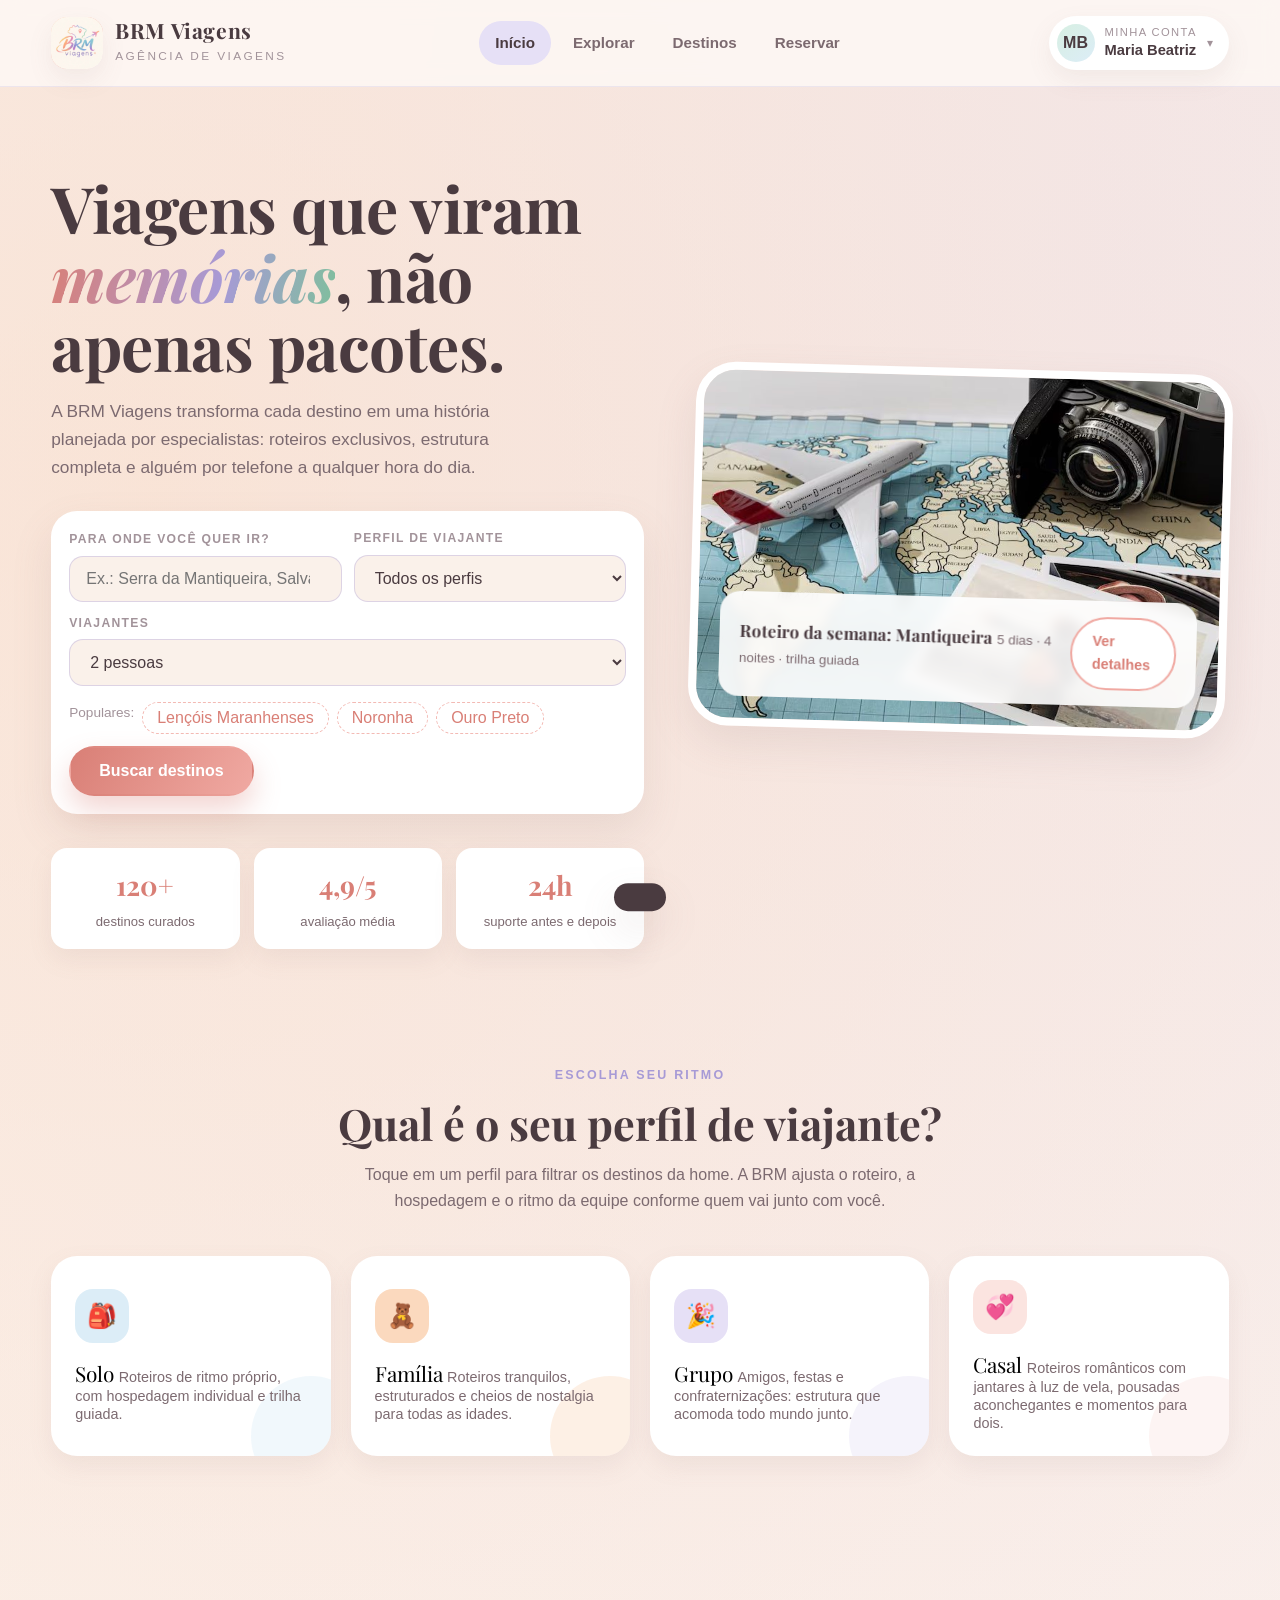
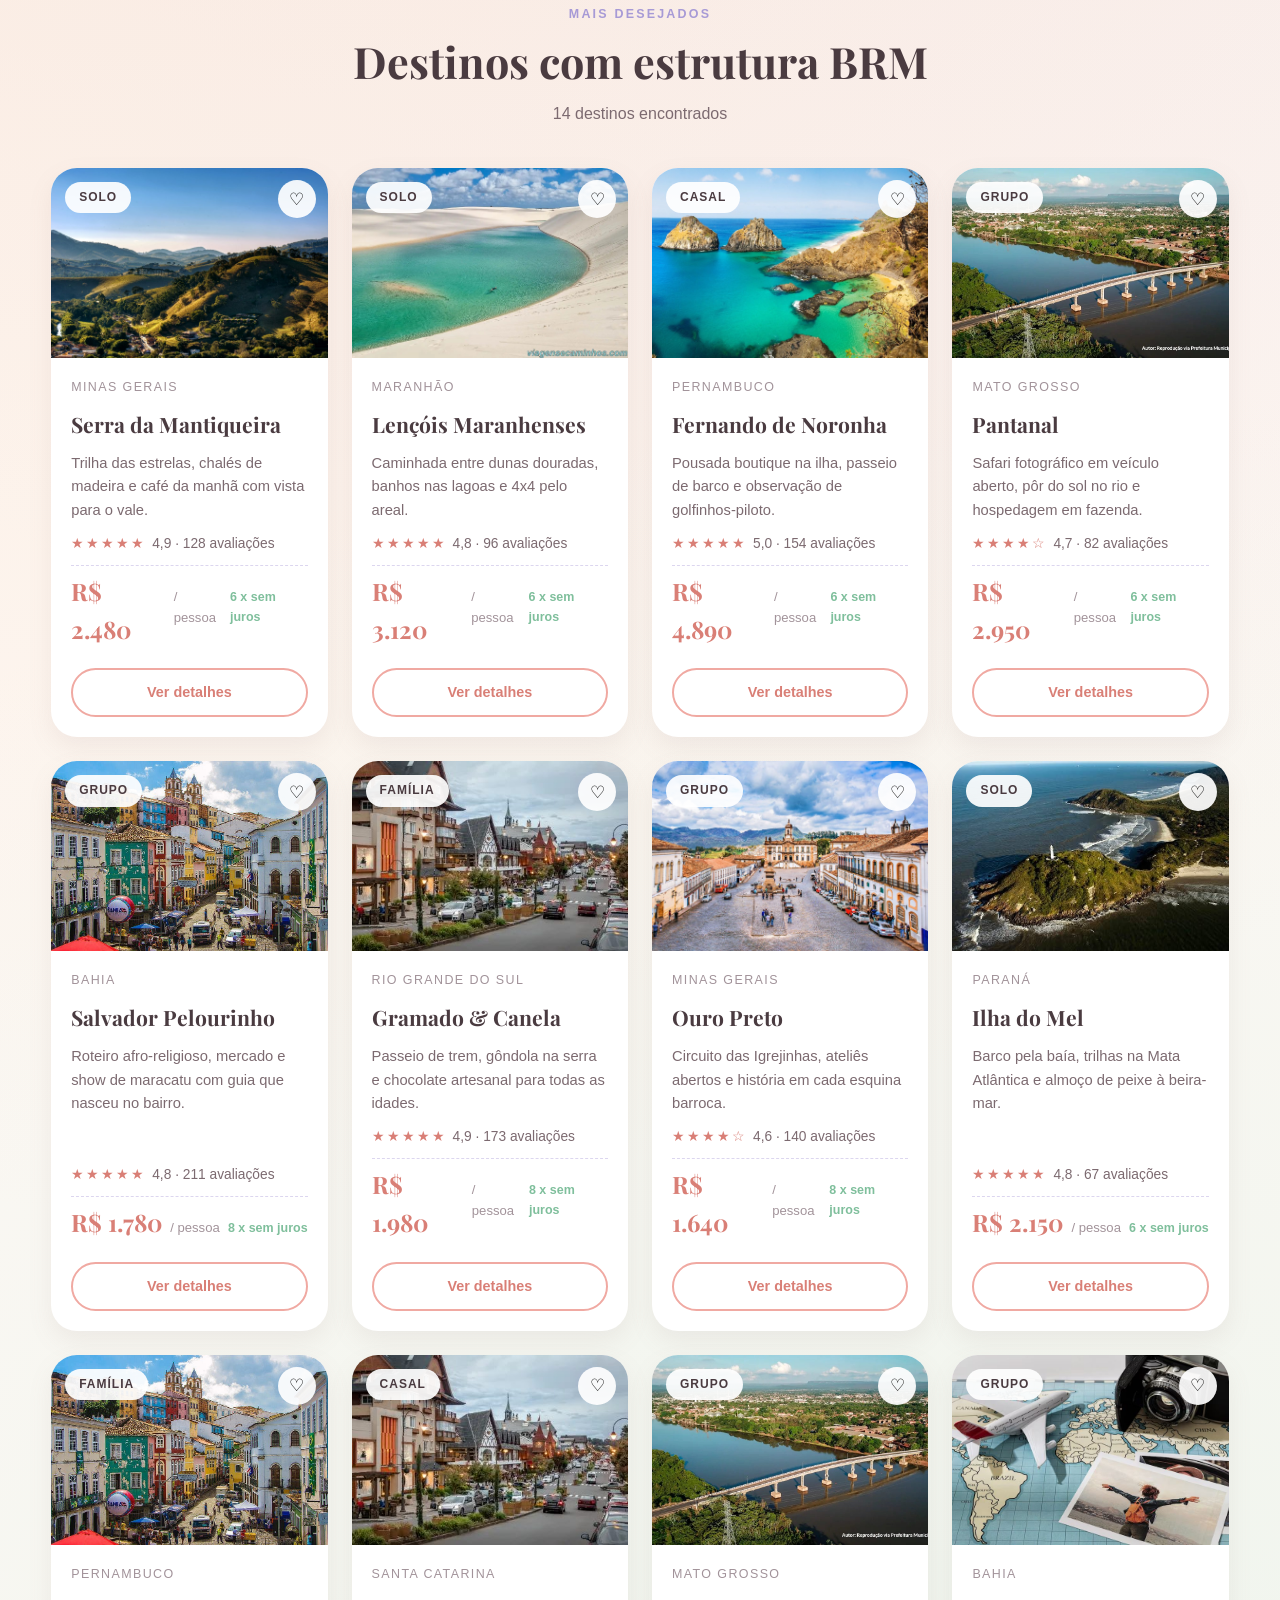
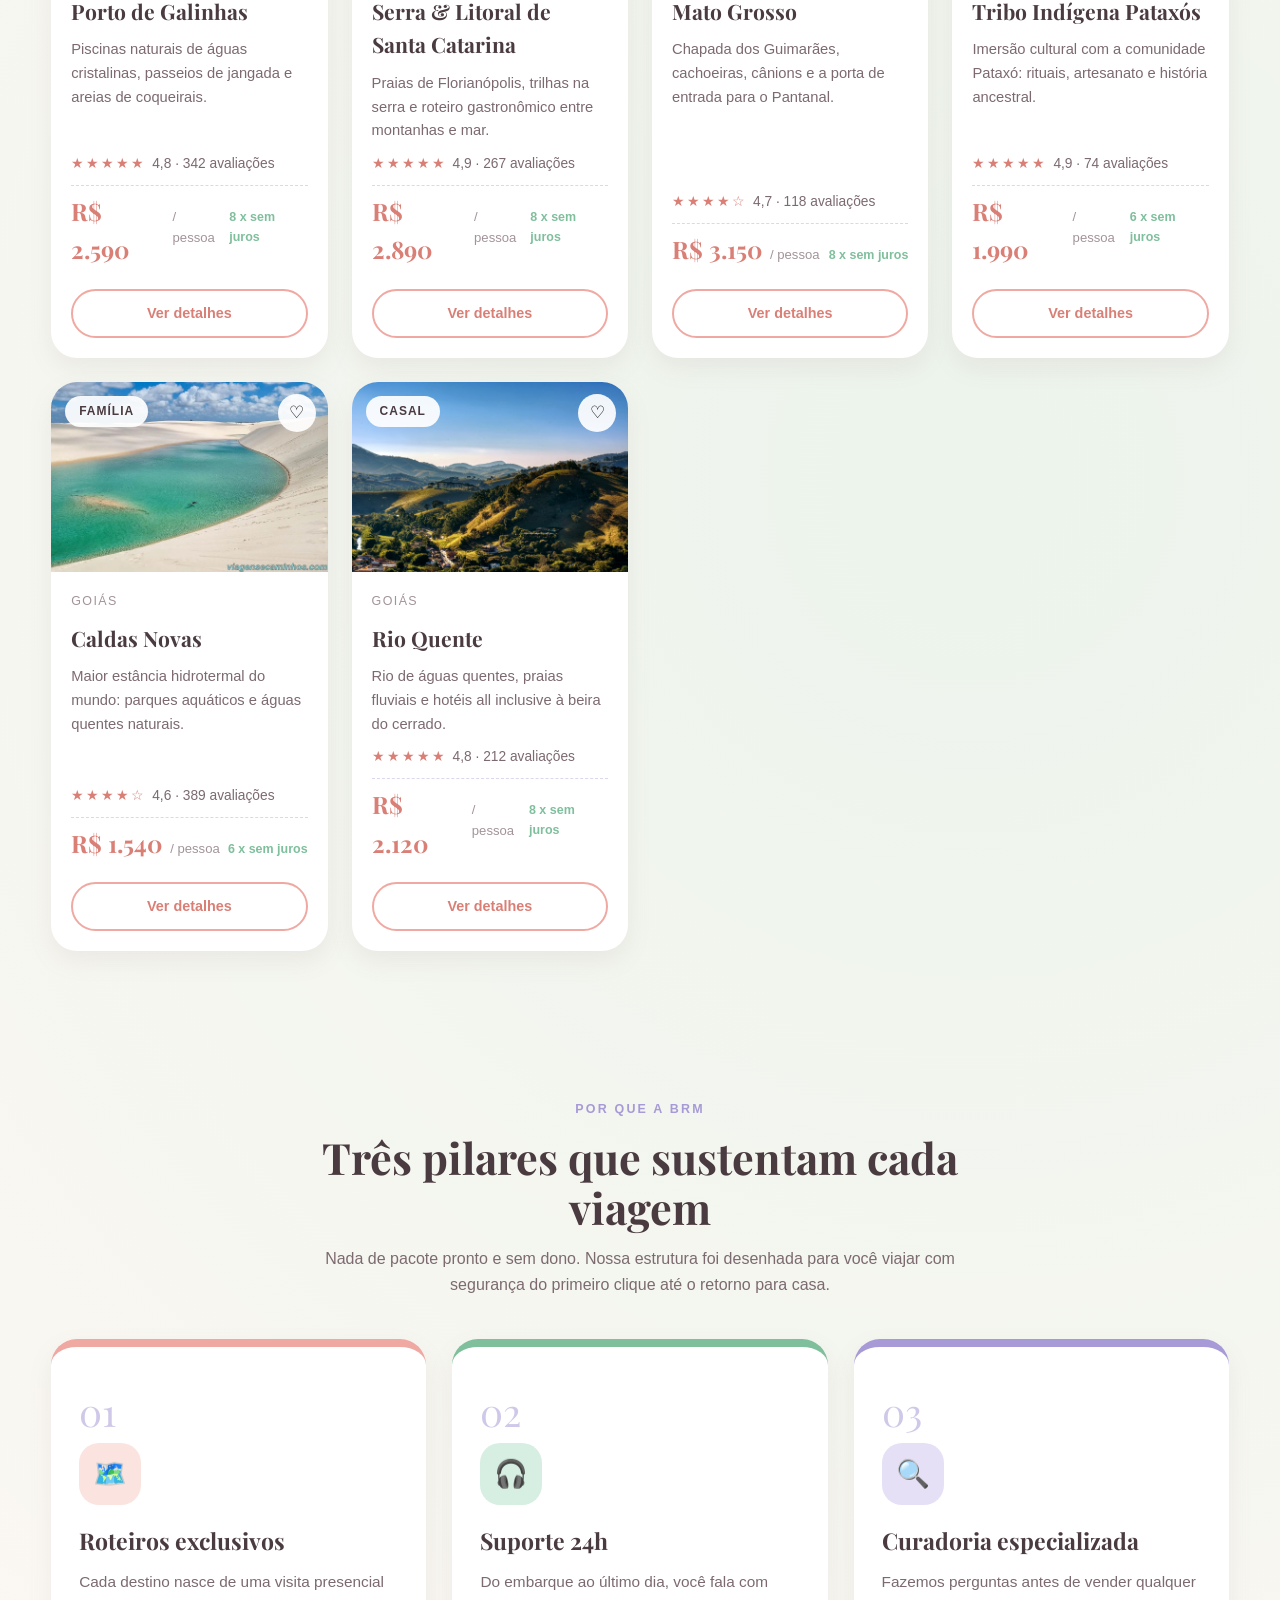
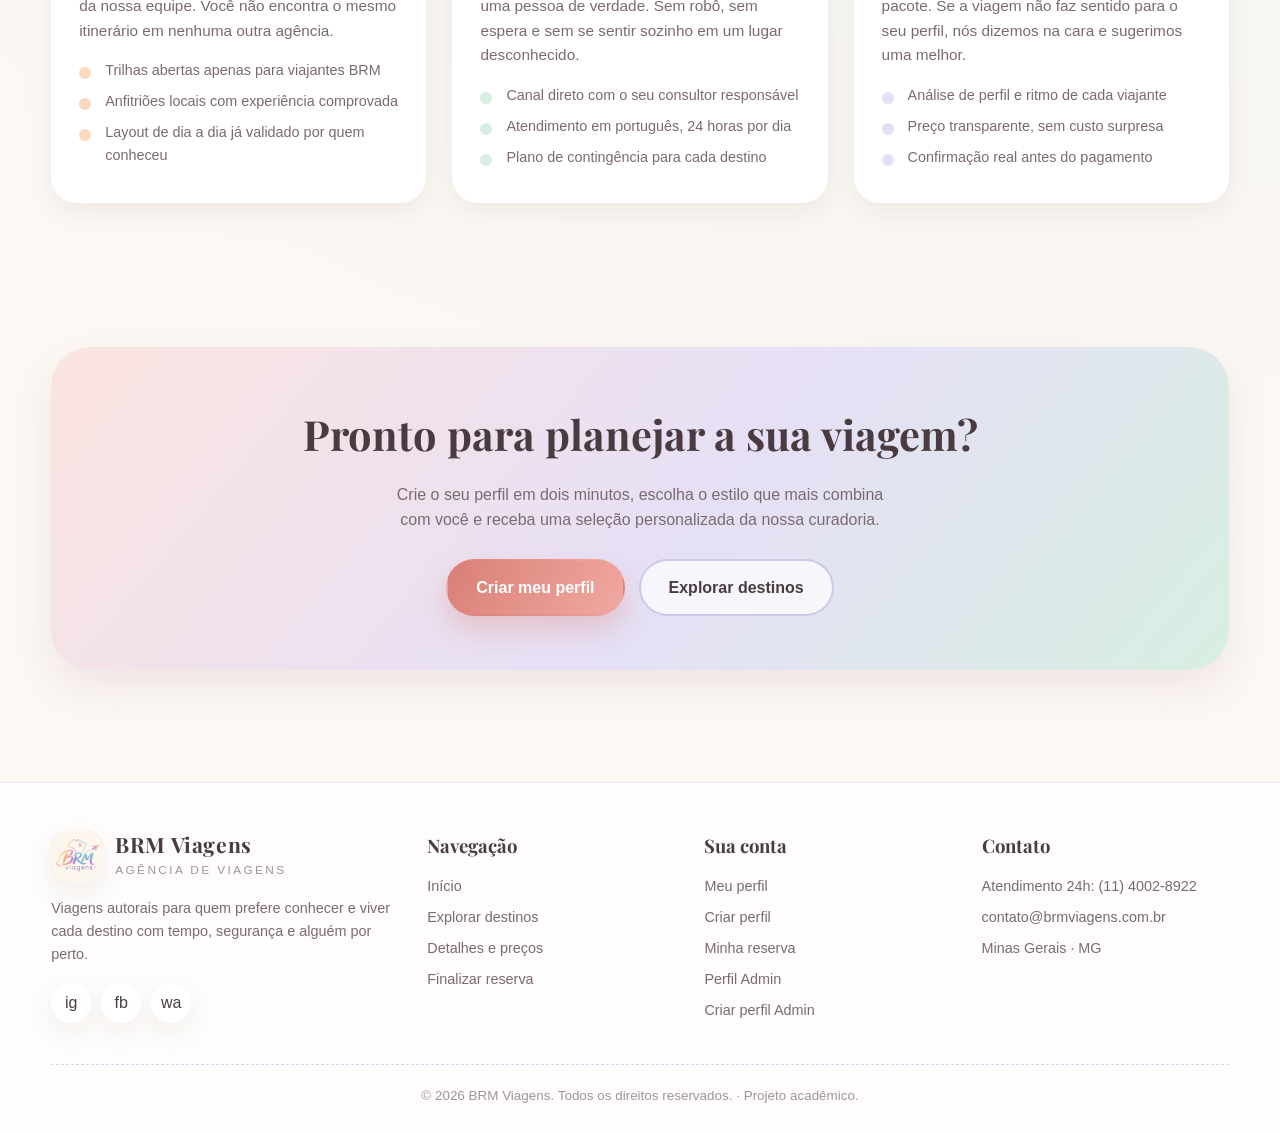
<file: BRM Viagens/index.html>
<!DOCTYPE html>
<html lang="pt-BR">
<head>
  <meta charset="UTF-8">
  <meta name="viewport" content="width=device-width, initial-scale=1.0">
  <title>BRM Viagens</title>
  <meta name="description" content="A BRM Viagens oferece curadoria de roteiros exclusivos, suporte 24h e estrutura completa para você viajar com calma.">
  <link rel="icon" href="imagens/favicon.png" type="image/png" sizes="32x32">
  <link rel="icon" href="imagens/icon-192.png" type="image/png" sizes="192x192">
  <link rel="apple-touch-icon" href="imagens/apple-touch-icon.png">
  <link rel="preconnect" href="https://fonts.googleapis.com">
  <link rel="preconnect" href="https://fonts.gstatic.com" crossorigin>
  <link href="https://fonts.googleapis.com/css2?family=Playfair+Display:ital,wght@0,600;0,700;1,600&display=swap" rel="stylesheet">
  <link rel="stylesheet" href="css/estilo.css">
</head>
<body>
  <a class="pular-para-conteudo" href="#conteudo">Ir para o conteúdo principal</a>

  <header class="topo">
    <div class="container topo__barra">
      <a class="marca" href="index.html" aria-label="BRM Viagens, página inicial">
        <span class="marca__logo">
          <img class="marca__logo-imagem" src="imagens/BRMviagens.jpeg" alt="" width="52" height="52">
        </span>
        <span class="marca__texto">
          <strong>BRM Viagens</strong>
          <span>Agência de Viagens</span>
        </span>
      </a>

      <nav class="navegacao" aria-label="Navegação principal">
        <a class="navegacao__link navegacao__link--ativo" href="index.html">Início</a>
        <a class="navegacao__link" href="explorar.html">Explorar</a>
        <a class="navegacao__link" href="destino.html">Destinos</a>
        <a class="navegacao__link" href="reserva.html">Reservar</a>
      </nav>

      <div class="topo__acoes">
        <div class="conta">
          <a class="perfil-atalho" href="perfil.html" aria-expanded="false" aria-haspopup="true" aria-controls="menuConta">
            <span class="perfil-atalho__avatar" aria-hidden="true">MB</span>
            <span class="perfil-atalho__info">
              <span>Minha conta</span>
              <strong>Maria Beatriz</strong>
            </span>
            <span class="perfil-atalho__seta" aria-hidden="true">▾</span>
          </a>

          <div class="conta__menu" id="menuConta" hidden>
            <div class="conta__cabecalho">
              <strong>Maria Beatriz</strong>
              <span>Viajante BRM desde abril de 2025</span>
            </div>

            <a class="conta__item" href="perfil.html">
              <span class="conta__icone" aria-hidden="true">👤</span>
              <span>
                <strong>Meu perfil</strong>
                <small>Dados e preferências de viagem</small>
              </span>
            </a>

            <a class="conta__item" href="reserva.html">
              <span class="conta__icone" aria-hidden="true">🎫</span>
              <span>
                <strong>Minhas reservas</strong>
                <small>Pagamentos, vouchers e pedidos</small>
              </span>
            </a>

            <a class="conta__item" href="criar-perfil.html">
              <span class="conta__icone" aria-hidden="true">✨</span>
              <span>
                <strong>Criar novo perfil</strong>
                <small>Cadastre outro viajante</small>
              </span>
            </a>

            <span class="conta__separador" role="separator"></span>

            <a class="conta__item" href="admin.html">
              <span class="conta__icone" aria-hidden="true">🛠</span>
              <span>
                <strong>Perfil Admin</strong>
                <small>Criar conta de administração</small>
              </span>
            </a>

            <span class="conta__separador" role="separator"></span>

            <a class="conta__item conta__item--sair" href="entrar.html">
              <span class="conta__icone" aria-hidden="true">🚪</span>
              <span>
                <strong>Sair</strong>
                <small>Encerrar sessão e voltar ao login</small>
              </span>
            </a>
          </div>
        </div>
      </div>
    </div>
  </header>

  <main id="conteudo">
    <section class="hero">
      <div class="container hero__grade">
        <div class="hero__texto-bloco">
          <h1 class="hero__titulo">Viagens que viram <em>memórias</em>, não apenas pacotes.</h1>
          <p class="hero__texto">
            A BRM Viagens transforma cada destino em uma história planejada por especialistas:
            roteiros exclusivos, estrutura completa e alguém por telefone a qualquer hora do dia.
          </p>

          <form class="busca-rapida" id="formularioBusca">
            <div class="busca-rapida__linha">
              <div class="campo">
                <label for="campoDestino">Para onde você quer ir?</label>
                <input type="search" id="campoDestino" name="destino" placeholder="Ex.: Serra da Mantiqueira, Salvador..." autocomplete="off">
              </div>
              <div class="campo">
                <label for="campoCategoria">Perfil de viajante</label>
                <select id="campoCategoria" name="categoria">
                  <option value="todos">Todos os perfis</option>
                  <option value="solo">Solo</option>
                  <option value="casal">Casal</option>
                  <option value="familia">Família</option>
                  <option value="grupo">Grupo</option>
                </select>
              </div>
              <div class="campo">
                <label for="campoPessoas">Viajantes</label>
                <select id="campoPessoas" name="pessoas">
                  <option value="1">1 pessoa</option>
                  <option value="2" selected>2 pessoas</option>
                  <option value="3">3 pessoas</option>
                  <option value="4">4 pessoas</option>
                  <option value="5">5 ou mais</option>
                </select>
              </div>
            </div>
            <div class="busca-rapida__rodape">
              <div class="sugestoes">
                <span>Populares:</span>
                <button type="button" data-sugestao="Lençóis Maranhenses">Lençóis Maranhenses</button>
                <button type="button" data-sugestao="Fernando de Noronha">Noronha</button>
                <button type="button" data-sugestao="Ouro Preto">Ouro Preto</button>
              </div>
              <button class="botao botao--primario" type="submit">Buscar destinos</button>
            </div>
          </form>

          <div class="hero__numeros">
            <div class="numero">
              <strong>120+</strong>
              <span>destinos curados</span>
            </div>
            <div class="numero">
              <strong>4,9/5</strong>
              <span>avaliação média</span>
            </div>
            <div class="numero">
              <strong>24h</strong>
              <span>suporte antes e depois</span>
            </div>
          </div>
        </div>

        <figure class="hero__imagem">
          <img src="imagens/turismo.jpeg" alt="Ilustração conceitual da BRM Viagens: montanhas pastel, sol e lago com uma pequena tenda" width="740" height="494">
          <figcaption class="hero__selo">
            <div>
              <strong>Roteiro da semana: Mantiqueira</strong>
              <span>5 dias · 4 noites · trilha guiada</span>
            </div>
            <a class="botao botao--claro botao--pequeno" href="destino.html">Ver detalhes</a>
          </figcaption>
        </figure>
      </div>
    </section>

    <section class="secao" id="estilos">
      <div class="container">
        <header class="secao__cabecalho">
          <span class="secao__etiqueta">Escolha seu ritmo</span>
          <h2 class="secao__titulo">Qual é o seu perfil de viajante?</h2>
          <p class="secao__descricao">
            Toque em um perfil para filtrar os destinos da home. A BRM ajusta o roteiro,
            a hospedagem e o ritmo da equipe conforme quem vai junto com você.
          </p>
        </header>

        <div class="filtros" role="group" aria-label="Filtros rápidos por perfil de viajante">
          <button class="filtro filtro--solo" type="button" data-categoria="solo" aria-pressed="false">
            <span class="filtro__icone" aria-hidden="true">🎒</span>
            <span class="filtro__titulo">Solo</span>
            <span class="filtro__descricao">Roteiros de ritmo próprio, com hospedagem individual e trilha guiada.</span>
          </button>
          <button class="filtro filtro--familia" type="button" data-categoria="familia" aria-pressed="false">
            <span class="filtro__icone" aria-hidden="true">🧸</span>
            <span class="filtro__titulo">Família</span>
            <span class="filtro__descricao">Roteiros tranquilos, estruturados e cheios de nostalgia para todas as idades.</span>
          </button>
          <button class="filtro filtro--grupo" type="button" data-categoria="grupo" aria-pressed="false">
            <span class="filtro__icone" aria-hidden="true">🎉</span>
            <span class="filtro__titulo">Grupo</span>
            <span class="filtro__descricao">Amigos, festas e confraternizações: estrutura que acomoda todo mundo junto.</span>
          </button>
          <button class="filtro filtro--casal" type="button" data-categoria="casal" aria-pressed="false">
            <span class="filtro__icone" aria-hidden="true">💞</span>
            <span class="filtro__titulo">Casal</span>
            <span class="filtro__descricao">Roteiros românticos com jantares à luz de vela, pousadas aconchegantes e momentos para dois.</span>
          </button>
        </div>
      </div>
    </section>

    <section class="secao" id="destinos">
      <div class="container">
        <header class="secao__cabecalho">
          <span class="secao__etiqueta">Mais desejados</span>
          <h2 class="secao__titulo">Destinos com estrutura BRM</h2>
          <p class="secao__descricao" id="contadorDestinos">14 destinos encontrados</p>
        </header>

        <div class="destinos" id="gradeDestinos">
          <article class="destino" data-categorias="solo casal familia grupo">
            <div class="destino__foto">
              <img src="imagens/mantigueira.jpeg" alt="Montanhas da Serra da Mantiqueira com trilha guiada" width="1200" height="800">
              <span class="destino__tag">Solo</span>
              <button class="destino__coracao" type="button" aria-pressed="false" aria-label="Salvar Serra da Mantiqueira nos favoritos">♡</button>
            </div>
            <div class="destino__corpo">
              <span class="destino__local">Minas Gerais</span>
              <h3 class="destino__nome">Serra da Mantiqueira</h3>
              <p class="destino__resumo">Trilha das estrelas, chalés de madeira e café da manhã com vista para o vale.</p>
              <div class="destino__avaliacao">
                <span class="estrelas" aria-hidden="true">★★★★★</span>
                <span>4,9 · 128 avaliações</span>
              </div>
              <div class="destino__preco">
                <strong>R$ 2.480</strong>
                <span>/ pessoa</span>
                <small>6 x sem juros</small>
              </div>
            </div>
            <div class="destino__acoes">
              <a class="botao botao--claro botao--pequeno" href="destino.html">Ver detalhes</a>
            </div>
          </article>

          <article class="destino" data-categorias="solo casal grupo">
            <div class="destino__foto">
              <img src="imagens/lencol.jpeg" alt="Dunas dos Lençóis Maranhenses com lagoas entre as dunas" width="1200" height="800">
              <span class="destino__tag">Solo</span>
              <button class="destino__coracao" type="button" aria-pressed="false" aria-label="Salvar Lençóis Maranhenses nos favoritos">♡</button>
            </div>
            <div class="destino__corpo">
              <span class="destino__local">Maranhão</span>
              <h3 class="destino__nome">Lençóis Maranhenses</h3>
              <p class="destino__resumo">Caminhada entre dunas douradas, banhos nas lagoas e 4x4 pelo areal.</p>
              <div class="destino__avaliacao">
                <span class="estrelas" aria-hidden="true">★★★★★</span>
                <span>4,8 · 96 avaliações</span>
              </div>
              <div class="destino__preco">
                <strong>R$ 3.120</strong>
                <span>/ pessoa</span>
                <small>6 x sem juros</small>
              </div>
            </div>
            <div class="destino__acoes">
              <a class="botao botao--claro botao--pequeno" href="destino.html">Ver detalhes</a>
            </div>
          </article>

          <article class="destino" data-categorias="grupo casal familia">
            <div class="destino__foto">
              <img src="imagens/Noronha.jpeg" alt="Praia de Fernando de Noronha com mar turquesa" width="1200" height="807">
              <span class="destino__tag">Casal</span>
              <button class="destino__coracao" type="button" aria-pressed="false" aria-label="Salvar Fernando de Noronha nos favoritos">♡</button>
            </div>
            <div class="destino__corpo">
              <span class="destino__local">Pernambuco</span>
              <h3 class="destino__nome">Fernando de Noronha</h3>
              <p class="destino__resumo">Pousada boutique na ilha, passeio de barco e observação de golfinhos-piloto.</p>
              <div class="destino__avaliacao">
                <span class="estrelas" aria-hidden="true">★★★★★</span>
                <span>5,0 · 154 avaliações</span>
              </div>
              <div class="destino__preco">
                <strong>R$ 4.890</strong>
                <span>/ pessoa</span>
                <small>6 x sem juros</small>
              </div>
            </div>
            <div class="destino__acoes">
              <a class="botao botao--claro botao--pequeno" href="destino.html">Ver detalhes</a>
            </div>
          </article>

          <article class="destino" data-categorias="solo casal grupo familia">
            <div class="destino__foto">
              <img src="imagens/pantanal.jpeg" alt="Pantanal com lagoas, alviverdes e fauna nativa" width="1127" height="600">
              <span class="destino__tag">Grupo</span>
              <button class="destino__coracao" type="button" aria-pressed="false" aria-label="Salvar Pantanal nos favoritos">♡</button>
            </div>
            <div class="destino__corpo">
              <span class="destino__local">Mato Grosso</span>
              <h3 class="destino__nome">Pantanal</h3>
              <p class="destino__resumo">Safari fotográfico em veículo aberto, pôr do sol no rio e hospedagem em fazenda.</p>
              <div class="destino__avaliacao">
                <span class="estrelas" aria-hidden="true">★★★★☆</span>
                <span>4,7 · 82 avaliações</span>
              </div>
              <div class="destino__preco">
                <strong>R$ 2.950</strong>
                <span>/ pessoa</span>
                <small>6 x sem juros</small>
              </div>
            </div>
            <div class="destino__acoes">
              <a class="botao botao--claro botao--pequeno" href="destino.html">Ver detalhes</a>
            </div>
          </article>

          <article class="destino" data-categorias="grupo familia casal">
            <div class="destino__foto">
              <img src="imagens/salvador.jpeg" alt="Salvador com casas coloridas à beira-mar" width="900" height="553">
              <span class="destino__tag">Grupo</span>
              <button class="destino__coracao" type="button" aria-pressed="false" aria-label="Salvar Salvador nos favoritos">♡</button>
            </div>
            <div class="destino__corpo">
              <span class="destino__local">Bahia</span>
              <h3 class="destino__nome">Salvador Pelourinho</h3>
              <p class="destino__resumo">Roteiro afro-religioso, mercado e show de maracatu com guia que nasceu no bairro.</p>
              <div class="destino__avaliacao">
                <span class="estrelas" aria-hidden="true">★★★★★</span>
                <span>4,8 · 211 avaliações</span>
              </div>
              <div class="destino__preco">
                <strong>R$ 1.780</strong>
                <span>/ pessoa</span>
                <small>8 x sem juros</small>
              </div>
            </div>
            <div class="destino__acoes">
              <a class="botao botao--claro botao--pequeno" href="destino.html">Ver detalhes</a>
            </div>
          </article>

          <article class="destino" data-categorias="familia casal">
            <div class="destino__foto">
              <img src="imagens/Gramado.jpeg" alt="Gramado com casas de estilo europeu e jardins floridos" width="419" height="279">
              <span class="destino__tag">Família</span>
              <button class="destino__coracao" type="button" aria-pressed="false" aria-label="Salvar Gramado nos favoritos">♡</button>
            </div>
            <div class="destino__corpo">
              <span class="destino__local">Rio Grande do Sul</span>
              <h3 class="destino__nome">Gramado & Canela</h3>
              <p class="destino__resumo">Passeio de trem, gôndola na serra e chocolate artesanal para todas as idades.</p>
              <div class="destino__avaliacao">
                <span class="estrelas" aria-hidden="true">★★★★★</span>
                <span>4,9 · 173 avaliações</span>
              </div>
              <div class="destino__preco">
                <strong>R$ 1.980</strong>
                <span>/ pessoa</span>
                <small>8 x sem juros</small>
              </div>
            </div>
            <div class="destino__acoes">
              <a class="botao botao--claro botao--pequeno" href="destino.html">Ver detalhes</a>
            </div>
          </article>

          <article class="destino" data-categorias="grupo familia casal">
            <div class="destino__foto">
              <img src="imagens/ouropreto.jpeg" alt="Ouro Preto com casario colonial e torres de igreja" width="1200" height="800">
              <span class="destino__tag">Grupo</span>
              <button class="destino__coracao" type="button" aria-pressed="false" aria-label="Salvar Ouro Preto nos favoritos">♡</button>
            </div>
            <div class="destino__corpo">
              <span class="destino__local">Minas Gerais</span>
              <h3 class="destino__nome">Ouro Preto</h3>
              <p class="destino__resumo">Circuito das Igrejinhas, ateliês abertos e história em cada esquina barroca.</p>
              <div class="destino__avaliacao">
                <span class="estrelas" aria-hidden="true">★★★★☆</span>
                <span>4,6 · 140 avaliações</span>
              </div>
              <div class="destino__preco">
                <strong>R$ 1.640</strong>
                <span>/ pessoa</span>
                <small>8 x sem juros</small>
              </div>
            </div>
            <div class="destino__acoes">
              <a class="botao botao--claro botao--pequeno" href="destino.html">Ver detalhes</a>
            </div>
          </article>

          <article class="destino" data-categorias="familia casal solo">
            <div class="destino__foto">
              <img src="imagens/ilhasdemel.jpeg" alt="Ilha do Mel com praia de água clara e barco de passeio" width="679" height="451">
              <span class="destino__tag">Solo</span>
              <button class="destino__coracao" type="button" aria-pressed="false" aria-label="Salvar Ilha do Mel nos favoritos">♡</button>
            </div>
            <div class="destino__corpo">
              <span class="destino__local">Paraná</span>
              <h3 class="destino__nome">Ilha do Mel</h3>
              <p class="destino__resumo">Barco pela baía, trilhas na Mata Atlântica e almoço de peixe à beira-mar.</p>
              <div class="destino__avaliacao">
                <span class="estrelas" aria-hidden="true">★★★★★</span>
                <span>4,8 · 67 avaliações</span>
              </div>
              <div class="destino__preco">
                <strong>R$ 2.150</strong>
                <span>/ pessoa</span>
                <small>6 x sem juros</small>
              </div>
            </div>
            <div class="destino__acoes">
              <a class="botao botao--claro botao--pequeno" href="destino.html">Ver detalhes</a>
            </div>
          </article>

          <!-- ===== NOVOS DESTINOS (PROVISÓRIOS) =====
               Troque as imagens, os preços e as avaliações quando tiver os dados finais. -->

          <article class="destino" data-categorias="familia casal grupo">
            <div class="destino__foto">
              <img src="imagens/salvador.jpeg" alt="Praias e piscinas naturais de Porto de Galinhas" width="900" height="553">
              <span class="destino__tag">Família</span>
              <button class="destino__coracao" type="button" aria-pressed="false" aria-label="Salvar Porto de Galinhas nos favoritos">♡</button>
            </div>
            <div class="destino__corpo">
              <span class="destino__local">Pernambuco</span>
              <h3 class="destino__nome">Porto de Galinhas</h3>
              <p class="destino__resumo">Piscinas naturais de águas cristalinas, passeios de jangada e areias de coqueirais.</p>
              <div class="destino__avaliacao">
                <span class="estrelas" aria-hidden="true">★★★★★</span>
                <span>4,8 · 342 avaliações</span>
              </div>
              <div class="destino__preco">
                <strong>R$ 2.590</strong>
                <span>/ pessoa</span>
                <small>8 x sem juros</small>
              </div>
            </div>
            <div class="destino__acoes">
              <a class="botao botao--claro botao--pequeno" href="destino.html">Ver detalhes</a>
            </div>
          </article>

          <article class="destino" data-categorias="familia casal grupo">
            <div class="destino__foto">
              <img src="imagens/Gramado.jpeg" alt="Serra de Santa Catarina com clima de montanha e natureza" width="419" height="279">
              <span class="destino__tag">Casal</span>
              <button class="destino__coracao" type="button" aria-pressed="false" aria-label="Salvar Santa Catarina nos favoritos">♡</button>
            </div>
            <div class="destino__corpo">
              <span class="destino__local">Santa Catarina</span>
              <h3 class="destino__nome">Serra & Litoral de Santa Catarina</h3>
              <p class="destino__resumo">Praias de Florianópolis, trilhas na serra e roteiro gastronômico entre montanhas e mar.</p>
              <div class="destino__avaliacao">
                <span class="estrelas" aria-hidden="true">★★★★★</span>
                <span>4,9 · 267 avaliações</span>
              </div>
              <div class="destino__preco">
                <strong>R$ 2.890</strong>
                <span>/ pessoa</span>
                <small>8 x sem juros</small>
              </div>
            </div>
            <div class="destino__acoes">
              <a class="botao botao--claro botao--pequeno" href="destino.html">Ver detalhes</a>
            </div>
          </article>

          <article class="destino" data-categorias="grupo familia casal">
            <div class="destino__foto">
              <img src="imagens/pantanal.jpeg" alt="Natureza exuberante do Mato Grosso com rios e verdes" width="1127" height="600">
              <span class="destino__tag">Grupo</span>
              <button class="destino__coracao" type="button" aria-pressed="false" aria-label="Salvar Mato Grosso nos favoritos">♡</button>
            </div>
            <div class="destino__corpo">
              <span class="destino__local">Mato Grosso</span>
              <h3 class="destino__nome">Mato Grosso</h3>
              <p class="destino__resumo">Chapada dos Guimarães, cachoeiras, cânions e a porta de entrada para o Pantanal.</p>
              <div class="destino__avaliacao">
                <span class="estrelas" aria-hidden="true">★★★★☆</span>
                <span>4,7 · 118 avaliações</span>
              </div>
              <div class="destino__preco">
                <strong>R$ 3.150</strong>
                <span>/ pessoa</span>
                <small>8 x sem juros</small>
              </div>
            </div>
            <div class="destino__acoes">
              <a class="botao botao--claro botao--pequeno" href="destino.html">Ver detalhes</a>
            </div>
          </article>

          <article class="destino" data-categorias="grupo familia casal">
            <div class="destino__foto">
              <img src="imagens/turismo.jpeg" alt="Território da tribo indígena Pataxós com natureza preservada" width="740" height="494">
              <span class="destino__tag">Grupo</span>
              <button class="destino__coracao" type="button" aria-pressed="false" aria-label="Salvar Tribo Indígena Pataxós nos favoritos">♡</button>
            </div>
            <div class="destino__corpo">
              <span class="destino__local">Bahia</span>
              <h3 class="destino__nome">Tribo Indígena Pataxós</h3>
              <p class="destino__resumo">Imersão cultural com a comunidade Pataxó: rituais, artesanato e história ancestral.</p>
              <div class="destino__avaliacao">
                <span class="estrelas" aria-hidden="true">★★★★★</span>
                <span>4,9 · 74 avaliações</span>
              </div>
              <div class="destino__preco">
                <strong>R$ 1.990</strong>
                <span>/ pessoa</span>
                <small>6 x sem juros</small>
              </div>
            </div>
            <div class="destino__acoes">
              <a class="botao botao--claro botao--pequeno" href="destino.html">Ver detalhes</a>
            </div>
          </article>

          <article class="destino" data-categorias="familia grupo casal">
            <div class="destino__foto">
              <img src="imagens/lencol.jpeg" alt="Águas termais de Caldas Novas com parques aquáticos" width="1200" height="800">
              <span class="destino__tag">Família</span>
              <button class="destino__coracao" type="button" aria-pressed="false" aria-label="Salvar Caldas Novas nos favoritos">♡</button>
            </div>
            <div class="destino__corpo">
              <span class="destino__local">Goiás</span>
              <h3 class="destino__nome">Caldas Novas</h3>
              <p class="destino__resumo">Maior estância hidrotermal do mundo: parques aquáticos e águas quentes naturais.</p>
              <div class="destino__avaliacao">
                <span class="estrelas" aria-hidden="true">★★★★☆</span>
                <span>4,6 · 389 avaliações</span>
              </div>
              <div class="destino__preco">
                <strong>R$ 1.540</strong>
                <span>/ pessoa</span>
                <small>6 x sem juros</small>
              </div>
            </div>
            <div class="destino__acoes">
              <a class="botao botao--claro botao--pequeno" href="destino.html">Ver detalhes</a>
            </div>
          </article>

          <article class="destino" data-categorias="familia casal grupo">
            <div class="destino__foto">
              <img src="imagens/mantigueira.jpeg" alt="Águas termais cristalinas de Rio Quente cercadas de natureza" width="1200" height="800">
              <span class="destino__tag">Casal</span>
              <button class="destino__coracao" type="button" aria-pressed="false" aria-label="Salvar Rio Quente nos favoritos">♡</button>
            </div>
            <div class="destino__corpo">
              <span class="destino__local">Goiás</span>
              <h3 class="destino__nome">Rio Quente</h3>
              <p class="destino__resumo">Rio de águas quentes, praias fluviais e hotéis all inclusive à beira do cerrado.</p>
              <div class="destino__avaliacao">
                <span class="estrelas" aria-hidden="true">★★★★★</span>
                <span>4,8 · 212 avaliações</span>
              </div>
              <div class="destino__preco">
                <strong>R$ 2.120</strong>
                <span>/ pessoa</span>
                <small>8 x sem juros</small>
              </div>
            </div>
            <div class="destino__acoes">
              <a class="botao botao--claro botao--pequeno" href="destino.html">Ver detalhes</a>
            </div>
          </article>
        </div>

        <p class="sem-resultados" id="semResultados">
          Nenhum destino encontrado para este estilo. Tente outro filtro ou fale com a nossa equipe de curadoria.
        </p>
      </div>
    </section>

    <section class="secao" id="valores">
      <div class="container">
        <header class="secao__cabecalho">
          <span class="secao__etiqueta">Por que a BRM</span>
          <h2 class="secao__titulo">Três pilares que sustentam cada viagem</h2>
          <p class="secao__descricao">
            Nada de pacote pronto e sem dono. Nossa estrutura foi desenhada para você viajar
            com segurança do primeiro clique até o retorno para casa.
          </p>
        </header>

        <div class="pilares">
          <article class="pilar pilar--1">
            <span class="pilar__numero" aria-hidden="true">01</span>
            <span class="pilar__icone" aria-hidden="true">🗺️</span>
            <h3 class="pilar__titulo">Roteiros exclusivos</h3>
            <p class="pilar__texto">
              Cada destino nasce de uma visita presencial da nossa equipe. Você não encontra o mesmo
              itinerário em nenhuma outra agência.
            </p>
            <ul class="pilar__lista">
              <li>Trilhas abertas apenas para viajantes BRM</li>
              <li>Anfitriões locais com experiência comprovada</li>
              <li>Layout de dia a dia já validado por quem conheceu</li>
            </ul>
          </article>

          <article class="pilar pilar--2">
            <span class="pilar__numero" aria-hidden="true">02</span>
            <span class="pilar__icone" aria-hidden="true">🎧</span>
            <h3 class="pilar__titulo">Suporte 24h</h3>
            <p class="pilar__texto">
              Do embarque ao último dia, você fala com uma pessoa de verdade. Sem robô,
              sem espera e sem se sentir sozinho em um lugar desconhecido.
            </p>
            <ul class="pilar__lista">
              <li>Canal direto com o seu consultor responsável</li>
              <li>Atendimento em português, 24 horas por dia</li>
              <li>Plano de contingência para cada destino</li>
            </ul>
          </article>

          <article class="pilar pilar--3">
            <span class="pilar__numero" aria-hidden="true">03</span>
            <span class="pilar__icone" aria-hidden="true">🔍</span>
            <h3 class="pilar__titulo">Curadoria especializada</h3>
            <p class="pilar__texto">
              Fazemos perguntas antes de vender qualquer pacote. Se a viagem não faz
              sentido para o seu perfil, nós dizemos na cara e sugerimos uma melhor.
            </p>
            <ul class="pilar__lista">
              <li>Análise de perfil e ritmo de cada viajante</li>
              <li>Preço transparente, sem custo surpresa</li>
              <li>Confirmação real antes do pagamento</li>
            </ul>
          </article>
        </div>
      </div>
    </section>

    <section class="secao" id="comecar">
      <div class="container">
        <div class="chamada">
          <h2>Pronto para planejar a sua viagem?</h2>
          <p>Crie o seu perfil em dois minutos, escolha o estilo que mais combina com você e receba uma seleção personalizada da nossa curadoria.</p>
          <div class="chamada__botoes">
            <a class="botao botao--primario" href="criar-perfil.html">Criar meu perfil</a>
            <a class="botao botao--fantasma" href="explorar.html" data-alvo="#formularioBusca">Explorar destinos</a>
          </div>
        </div>
      </div>
    </section>
  </main>

  <footer class="rodape">
    <div class="container">
      <div class="rodape__grade">
        <div>
          <a class="marca" href="index.html">
            <span class="marca__logo">
              <img class="marca__logo-imagem" src="imagens/BRMviagens.jpeg" alt="" width="52" height="52">
            </span>
            <span class="marca__texto">
              <strong>BRM Viagens</strong>
              <span>Agência de Viagens</span>
            </span>
          </a>
          <p style="margin-top: 14px;">Viagens autorais para quem prefere conhecer e viver cada destino com tempo, segurança e alguém por perto.</p>
          <div class="rodape__social">
            <a href="#" aria-label="Instagram da BRM Viagens">ig</a>
            <a href="#" aria-label="Facebook da BRM Viagens">fb</a>
            <a href="#" aria-label="WhatsApp da BRM Viagens">wa</a>
          </div>
        </div>

        <div>
          <h3>Navegação</h3>
          <ul>
            <li><a href="index.html">Início</a></li>
            <li><a href="explorar.html">Explorar destinos</a></li>
            <li><a href="destino.html">Detalhes e preços</a></li>
            <li><a href="reserva.html">Finalizar reserva</a></li>
          </ul>
        </div>

        <div>
          <h3>Sua conta</h3>
          <ul>
            <li><a href="perfil.html">Meu perfil</a></li>
            <li><a href="criar-perfil.html">Criar perfil</a></li>
            <li><a href="reserva.html#minhaReserva">Minha reserva</a></li>
            <li><a href="admin.html">Perfil Admin</a></li>
            <li><a href="criar-admin.html">Criar perfil Admin</a></li>
          </ul>
        </div>

        <div>
          <h3>Contato</h3>
          <ul>
            <li>Atendimento 24h: (11) 4002-8922</li>
            <li>contato@brmviagens.com.br</li>
            <li>Minas Gerais · MG</li>
          </ul>
        </div>
      </div>

      <div class="rodape__base">© 2026 BRM Viagens. Todos os direitos reservados. · Projeto acadêmico.</div>
    </div>
  </footer>

  <div class="toast" role="status" aria-live="polite"></div>

  <script src="js/script.js"></script>
</body>
</html>
</file>
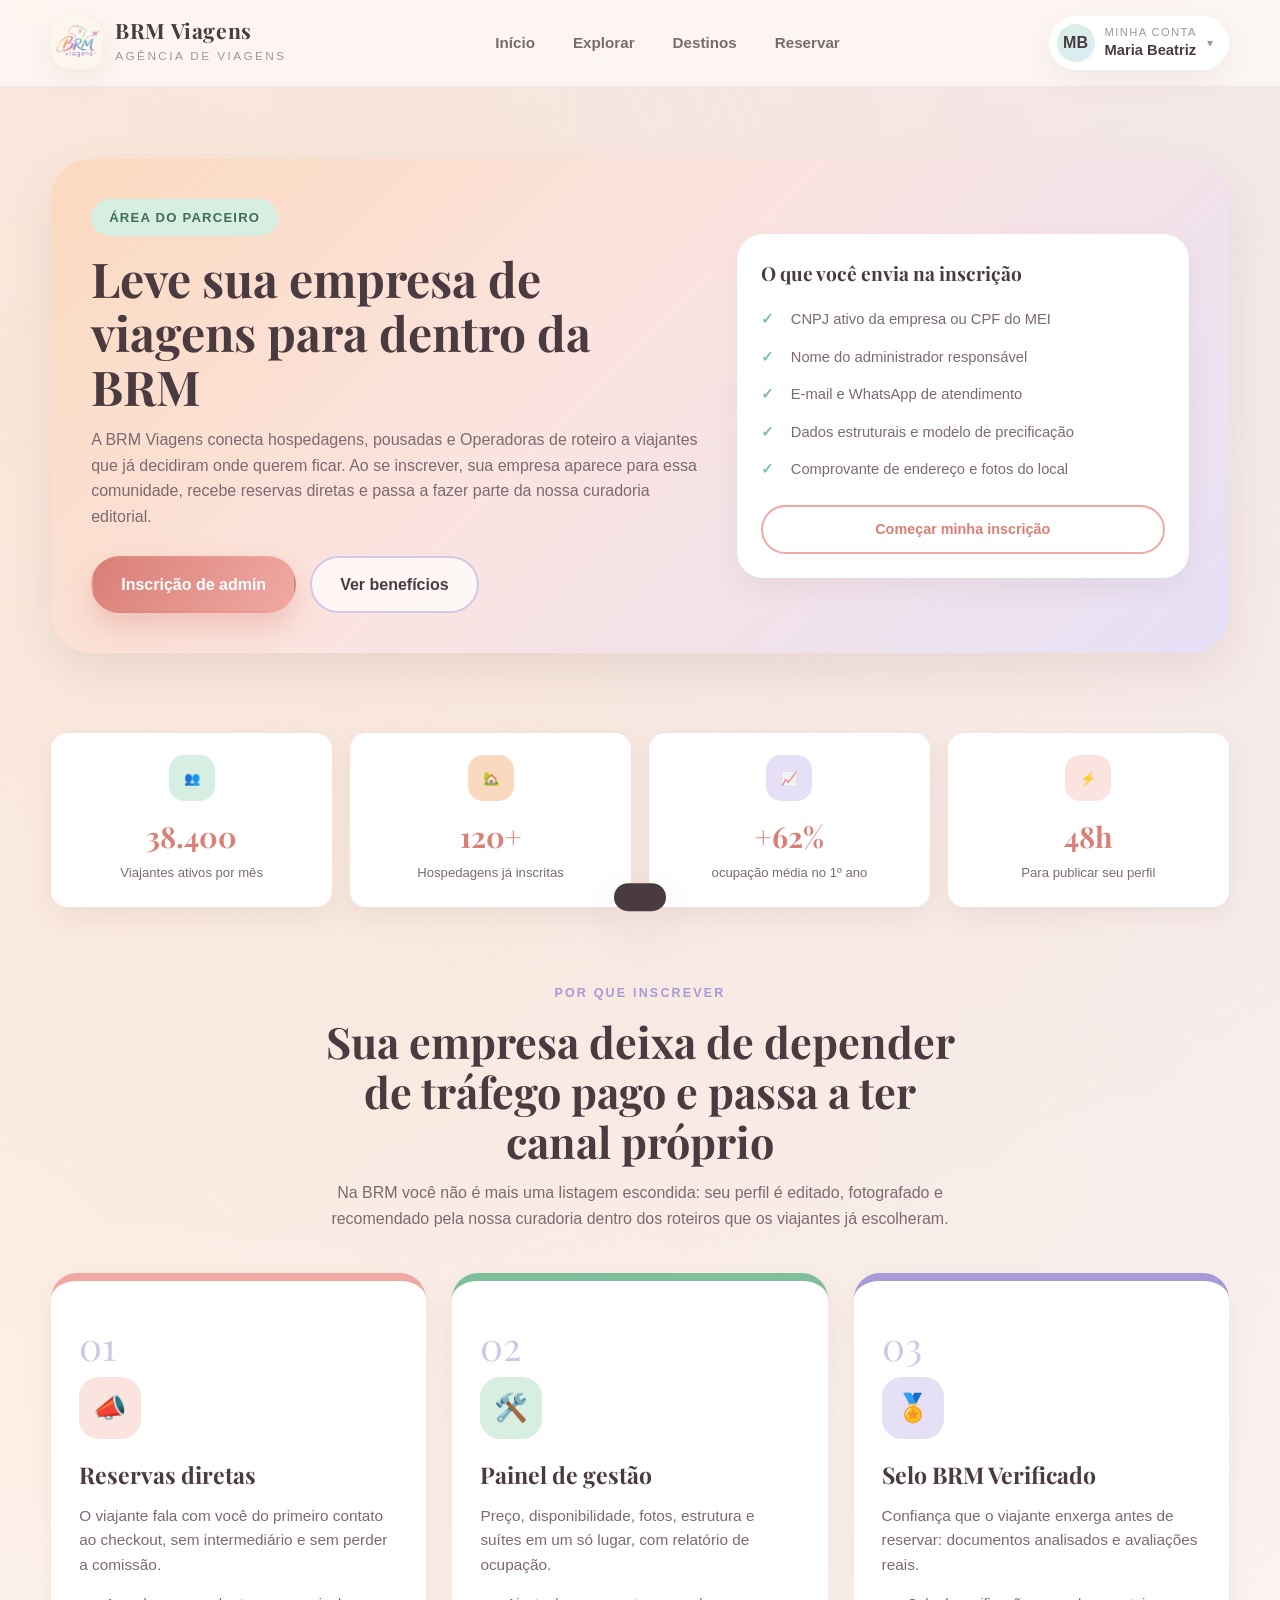
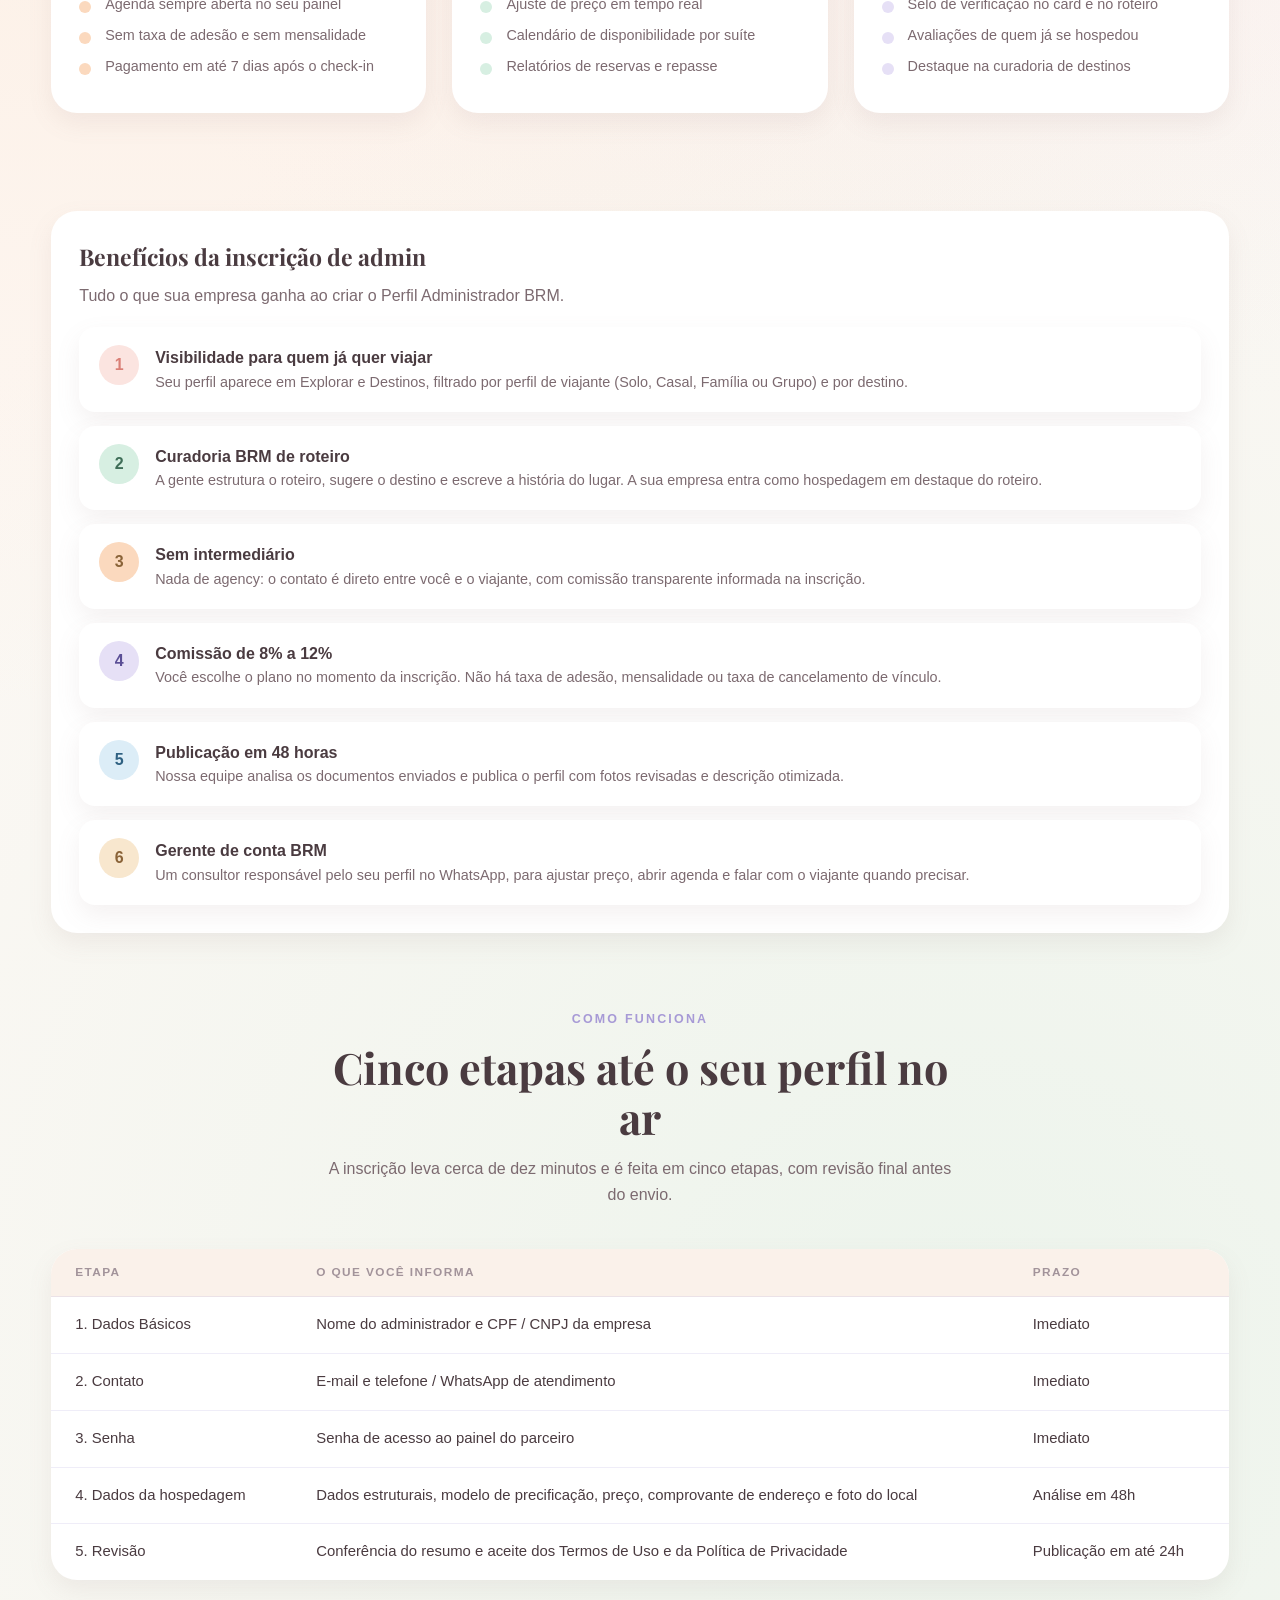
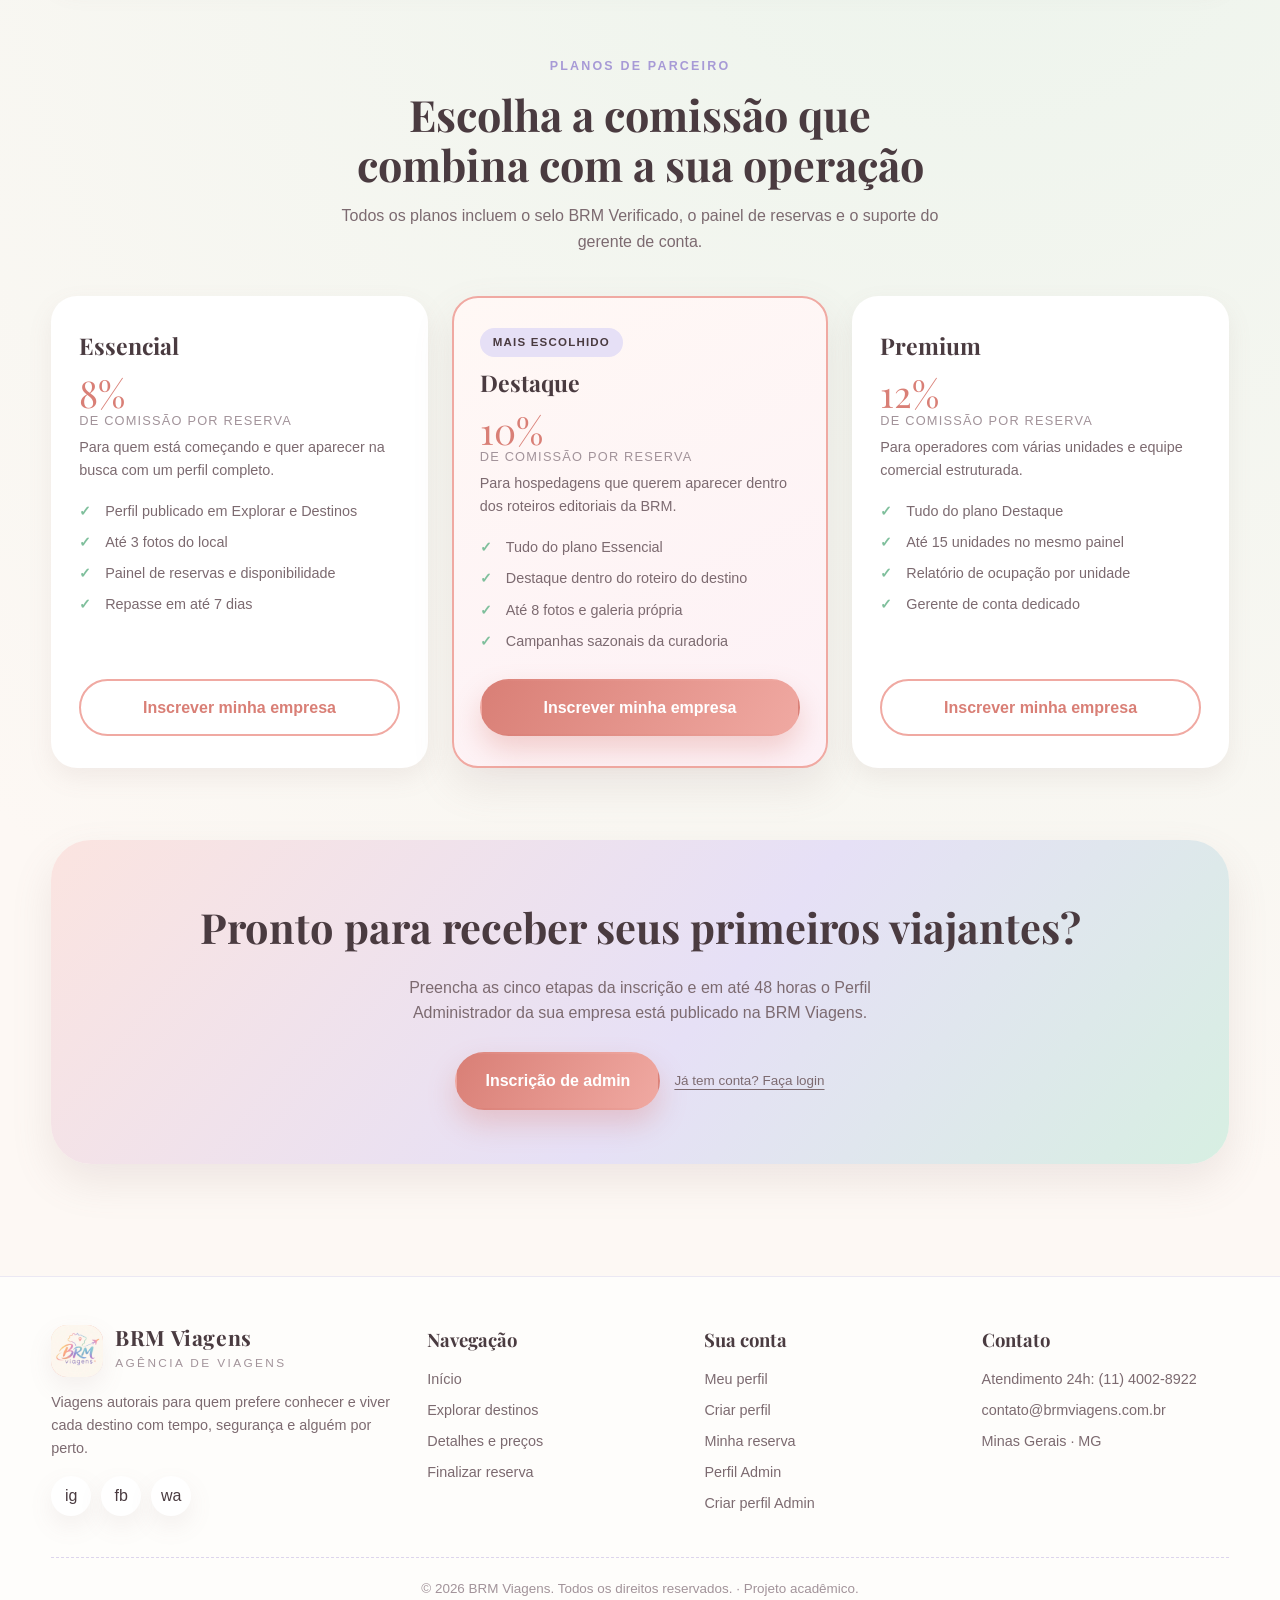
<file: BRM Viagens/admin.html>
<!DOCTYPE html>
<html lang="pt-BR">
<head>
  <meta charset="UTF-8">
  <meta name="viewport" content="width=device-width, initial-scale=1.0">
  <title>Perfil Admin | BRM Viagens</title>
  <link rel="icon" href="imagens/favicon.png" type="image/png" sizes="32x32">
  <link rel="icon" href="imagens/icon-192.png" type="image/png" sizes="192x192">
  <link rel="apple-touch-icon" href="imagens/apple-touch-icon.png">
  <link rel="preconnect" href="https://fonts.googleapis.com">
  <link rel="preconnect" href="https://fonts.gstatic.com" crossorigin>
  <link href="https://fonts.googleapis.com/css2?family=Playfair+Display:ital,wght@0,600;0,700;1,600&display=swap" rel="stylesheet">
  <link rel="stylesheet" href="css/estilo.css">
</head>
<body>
  <a class="pular-para-conteudo" href="#conteudo">Ir para o conteúdo principal</a>

  <header class="topo">
    <div class="container topo__barra">
      <a class="marca" href="index.html" aria-label="BRM Viagens, página inicial">
        <span class="marca__logo">
          <img class="marca__logo-imagem" src="imagens/BRMviagens.jpeg" alt="" width="52" height="52">
        </span>
        <span class="marca__texto">
          <strong>BRM Viagens</strong>
          <span>Agência de Viagens</span>
        </span>
      </a>

      <nav class="navegacao" aria-label="Navegação principal">
        <a class="navegacao__link" href="index.html">Início</a>
        <a class="navegacao__link" href="explorar.html">Explorar</a>
        <a class="navegacao__link" href="destino.html">Destinos</a>
        <a class="navegacao__link" href="reserva.html">Reservar</a>
      </nav>

      <div class="topo__acoes">
        <div class="conta">
          <a class="perfil-atalho" href="perfil.html" aria-expanded="false" aria-haspopup="true" aria-controls="menuConta">
            <span class="perfil-atalho__avatar" aria-hidden="true">MB</span>
            <span class="perfil-atalho__info">
              <span>Minha conta</span>
              <strong>Maria Beatriz</strong>
            </span>
            <span class="perfil-atalho__seta" aria-hidden="true">▾</span>
          </a>

          <div class="conta__menu" id="menuConta" hidden>
            <div class="conta__cabecalho">
              <strong>Maria Beatriz</strong>
              <span>Viajante BRM desde abril de 2025</span>
            </div>

            <a class="conta__item" href="perfil.html">
              <span class="conta__icone" aria-hidden="true">👤</span>
              <span>
                <strong>Meu perfil</strong>
                <small>Dados e preferências de viagem</small>
              </span>
            </a>

            <a class="conta__item" href="reserva.html">
              <span class="conta__icone" aria-hidden="true">🎫</span>
              <span>
                <strong>Minhas reservas</strong>
                <small>Pagamentos, vouchers e pedidos</small>
              </span>
            </a>

            <a class="conta__item" href="criar-perfil.html">
              <span class="conta__icone" aria-hidden="true">✨</span>
              <span>
                <strong>Criar novo perfil</strong>
                <small>Cadastre outro viajante</small>
              </span>
            </a>

            <span class="conta__separador" role="separator"></span>

            <a class="conta__item" href="admin.html">
              <span class="conta__icone" aria-hidden="true">🛠</span>
              <span>
                <strong>Perfil Admin</strong>
                <small>Criar conta de administração</small>
              </span>
            </a>

            <span class="conta__separador" role="separator"></span>

            <a class="conta__item conta__item--sair" href="entrar.html">
              <span class="conta__icone" aria-hidden="true">🚪</span>
              <span>
                <strong>Sair</strong>
                <small>Encerrar sessão e voltar ao login</small>
              </span>
            </a>
          </div>
        </div>
      </div>
    </div>
  </header>

  <main id="conteudo">
    <section class="secao">
      <div class="container">
        <div class="parceiro-cabecalho">
          <div>
            <span class="selo">Área do parceiro</span>
            <h1 class="secao__titulo">Leve sua empresa de viagens para dentro da BRM</h1>
            <p class="secao__descricao">
              A BRM Viagens conecta hospedagens, pousadas e Operadoras de roteiro a viajantes que já
              decidiram onde querem ficar. Ao se inscrever, sua empresa aparece para essa comunidade,
              recebe reservas diretas e passa a fazer parte da nossa curadoria editorial.
            </p>
            <div class="chamada__botoes" style="justify-content: flex-start; margin-top: 26px;">
              <a class="botao botao--primario" href="criar-admin.html">Inscrição de admin</a>
              <a class="botao botao--fantasma" href="#beneficios">Ver benefícios</a>
            </div>
          </div>

          <div class="parceiro-cabecalho__lista">
            <h2>O que você envia na inscrição</h2>
            <ul>
              <li>CNPJ ativo da empresa ou CPF do MEI</li>
              <li>Nome do administrador responsável</li>
              <li>E-mail e WhatsApp de atendimento</li>
              <li>Dados estruturais e modelo de precificação</li>
              <li>Comprovante de endereço e fotos do local</li>
            </ul>
            <a class="botao botao--claro botao--pequeno botao--largo" style="margin-top: 16px;" href="criar-admin.html">Começar minha inscrição</a>
          </div>
        </div>
      </div>
    </section>

    <section class="container">
      <div class="estatisticas" style="margin-top: 8px;">
        <article class="estatistica">
          <span class="estatistica__icone estatistica__icone--1" aria-hidden="true">👥</span>
          <strong>38.400</strong>
          <span>Viajantes ativos por mês</span>
        </article>
        <article class="estatistica">
          <span class="estatistica__icone estatistica__icone--2" aria-hidden="true">🏡</span>
          <strong>120+</strong>
          <span>Hospedagens já inscritas</span>
        </article>
        <article class="estatistica">
          <span class="estatistica__icone estatistica__icone--3" aria-hidden="true">📈</span>
          <strong>+62%</strong>
          <span>ocupação média no 1º ano</span>
        </article>
        <article class="estatistica">
          <span class="estatistica__icone estatistica__icone--4" aria-hidden="true">⚡</span>
          <strong>48h</strong>
          <span>Para publicar seu perfil</span>
        </article>
      </div>
    </section>

    <section class="secao" id="beneficios">
      <div class="container">
        <header class="secao__cabecalho">
          <span class="secao__etiqueta">Por que inscrever</span>
          <h2 class="secao__titulo">Sua empresa deixa de depender de tráfego pago e passa a ter canal próprio</h2>
          <p class="secao__descricao">
            Na BRM você não é mais uma listagem escondida: seu perfil é editado, fotografado e
            recomendado pela nossa curadoria dentro dos roteiros que os viajantes já escolheram.
          </p>
        </header>

        <div class="pilares">
          <article class="pilar pilar--1">
            <span class="pilar__numero">01</span>
            <span class="pilar__icone" aria-hidden="true">📣</span>
            <h3 class="pilar__titulo">Reservas diretas</h3>
            <p class="pilar__texto">O viajante fala com você do primeiro contato ao checkout, sem intermediário e sem perder a comissão.</p>
            <ul class="pilar__lista">
              <li>Agenda sempre aberta no seu painel</li>
              <li>Sem taxa de adesão e sem mensalidade</li>
              <li>Pagamento em até 7 dias após o check-in</li>
            </ul>
          </article>

          <article class="pilar pilar--2">
            <span class="pilar__numero">02</span>
            <span class="pilar__icone" aria-hidden="true">🛠️</span>
            <h3 class="pilar__titulo">Painel de gestão</h3>
            <p class="pilar__texto">Preço, disponibilidade, fotos, estrutura e suítes em um só lugar, com relatório de ocupação.</p>
            <ul class="pilar__lista">
              <li>Ajuste de preço em tempo real</li>
              <li>Calendário de disponibilidade por suíte</li>
              <li>Relatórios de reservas e repasse</li>
            </ul>
          </article>

          <article class="pilar pilar--3">
            <span class="pilar__numero">03</span>
            <span class="pilar__icone" aria-hidden="true">🏅</span>
            <h3 class="pilar__titulo">Selo BRM Verificado</h3>
            <p class="pilar__texto">Confiança que o viajante enxerga antes de reservar: documentos analisados e avaliações reais.</p>
            <ul class="pilar__lista">
              <li>Selo de verificação no card e no roteiro</li>
              <li>Avaliações de quem já se hospedou</li>
              <li>Destaque na curadoria de destinos</li>
            </ul>
          </article>
        </div>
      </div>
    </section>

    <section class="secao" style="padding-top: 0;">
      <div class="container">
        <div class="quadro-detalhes">
          <h2>Benefícios da inscrição de admin</h2>
          <p class="secao__descricao" style="margin: 0;">
            Tudo o que sua empresa ganha ao criar o Perfil Administrador BRM.
          </p>

          <div class="lista-acoes">
            <article class="acao">
              <span class="acao__numero">1</span>
              <div>
                <p class="acao__titulo">Visibilidade para quem já quer viajar</p>
                <p class="acao__texto">Seu perfil aparece em Explorar e Destinos, filtrado por perfil de viajante (Solo, Casal, Família ou Grupo) e por destino.</p>
              </div>
            </article>
            <article class="acao acao--2">
              <span class="acao__numero">2</span>
              <div>
                <p class="acao__titulo">Curadoria BRM de roteiro</p>
                <p class="acao__texto">A gente estrutura o roteiro, sugere o destino e escreve a história do lugar. A sua empresa entra como hospedagem em destaque do roteiro.</p>
              </div>
            </article>
            <article class="acao acao--3">
              <span class="acao__numero">3</span>
              <div>
                <p class="acao__titulo">Sem intermediário</p>
                <p class="acao__texto">Nada de agency: o contato é direto entre você e o viajante, com comissão transparente informada na inscrição.</p>
              </div>
            </article>
            <article class="acao acao--4">
              <span class="acao__numero">4</span>
              <div>
                <p class="acao__titulo">Comissão de 8% a 12%</p>
                <p class="acao__texto">Você escolhe o plano no momento da inscrição. Não há taxa de adesão, mensalidade ou taxa de cancelamento de vínculo.</p>
              </div>
            </article>
            <article class="acao acao--5">
              <span class="acao__numero">5</span>
              <div>
                <p class="acao__titulo">Publicação em 48 horas</p>
                <p class="acao__texto">Nossa equipe analisa os documentos enviados e publica o perfil com fotos revisadas e descrição otimizada.</p>
              </div>
            </article>
            <article class="acao acao--6">
              <span class="acao__numero">6</span>
              <div>
                <p class="acao__titulo">Gerente de conta BRM</p>
                <p class="acao__texto">Um consultor responsável pelo seu perfil no WhatsApp, para ajustar preço, abrir agenda e falar com o viajante quando precisar.</p>
              </div>
            </article>
          </div>
        </div>
      </div>
    </section>

    <section class="secao" style="padding-top: 0;">
      <div class="container">
        <header class="secao__cabecalho">
          <span class="secao__etiqueta">Como funciona</span>
          <h2 class="secao__titulo">Cinco etapas até o seu perfil no ar</h2>
          <p class="secao__descricao">A inscrição leva cerca de dez minutos e é feita em cinco etapas, com revisão final antes do envio.</p>
        </header>

        <div class="tabela-envolucro">
          <table class="tabela">
            <thead>
              <tr>
                <th>Etapa</th>
                <th>O que você informa</th>
                <th>Prazo</th>
              </tr>
            </thead>
            <tbody>
              <tr>
                <td>1. Dados Básicos</td>
                <td>Nome do administrador e CPF / CNPJ da empresa</td>
                <td>Imediato</td>
              </tr>
              <tr>
                <td>2. Contato</td>
                <td>E-mail e telefone / WhatsApp de atendimento</td>
                <td>Imediato</td>
              </tr>
              <tr>
                <td>3. Senha</td>
                <td>Senha de acesso ao painel do parceiro</td>
                <td>Imediato</td>
              </tr>
              <tr>
                <td>4. Dados da hospedagem</td>
                <td>Dados estruturais, modelo de precificação, preço, comprovante de endereço e foto do local</td>
                <td>Análise em 48h</td>
              </tr>
              <tr>
                <td>5. Revisão</td>
                <td>Conferência do resumo e aceite dos Termos de Uso e da Política de Privacidade</td>
                <td>Publicação em até 24h</td>
              </tr>
            </tbody>
          </table>
        </div>
      </div>
    </section>

    <section class="secao" style="padding-top: 0;">
      <div class="container">
        <header class="secao__cabecalho">
          <span class="secao__etiqueta">Planos de parceiro</span>
          <h2 class="secao__titulo">Escolha a comissão que combina com a sua operação</h2>
          <p class="secao__descricao">Todos os planos incluem o selo BRM Verificado, o painel de reservas e o suporte do gerente de conta.</p>
        </header>

        <div class="planos">
          <article class="plano">
            <h3 class="plano__nome">Essencial</h3>
            <p class="plano__comissao">8%<span>de comissão por reserva</span></p>
            <p class="plano__texto">Para quem está começando e quer aparecer na busca com um perfil completo.</p>
            <ul class="plano__lista">
              <li>Perfil publicado em Explorar e Destinos</li>
              <li>Até 3 fotos do local</li>
              <li>Painel de reservas e disponibilidade</li>
              <li>Repasse em até 7 dias</li>
            </ul>
            <a class="botao botao--claro" href="criar-admin.html">Inscrever minha empresa</a>
          </article>

          <article class="plano plano--destaque">
            <span class="plano__selo">Mais escolhido</span>
            <h3 class="plano__nome">Destaque</h3>
            <p class="plano__comissao">10%<span>de comissão por reserva</span></p>
            <p class="plano__texto">Para hospedagens que querem aparecer dentro dos roteiros editoriais da BRM.</p>
            <ul class="plano__lista">
              <li>Tudo do plano Essencial</li>
              <li>Destaque dentro do roteiro do destino</li>
              <li>Até 8 fotos e galeria própria</li>
              <li>Campanhas sazonais da curadoria</li>
            </ul>
            <a class="botao botao--primario" href="criar-admin.html">Inscrever minha empresa</a>
          </article>

          <article class="plano">
            <h3 class="plano__nome">Premium</h3>
            <p class="plano__comissao">12%<span>de comissão por reserva</span></p>
            <p class="plano__texto">Para operadores com várias unidades e equipe comercial estruturada.</p>
            <ul class="plano__lista">
              <li>Tudo do plano Destaque</li>
              <li>Até 15 unidades no mesmo painel</li>
              <li>Relatório de ocupação por unidade</li>
              <li>Gerente de conta dedicado</li>
            </ul>
            <a class="botao botao--claro" href="criar-admin.html">Inscrever minha empresa</a>
          </article>
        </div>
      </div>
    </section>

    <section class="secao" id="comecar" style="padding-top: 0;">
      <div class="container">
        <div class="chamada">
          <h2>Pronto para receber seus primeiros viajantes?</h2>
          <p>Preencha as cinco etapas da inscrição e em até 48 horas o Perfil Administrador da sua empresa está publicado na BRM Viagens.</p>
          <div class="chamada__botoes">
            <a class="botao botao--primario" href="criar-admin.html">Inscrição de admin</a>
            <a class="link-mini" style="margin-top: 0; align-self: center;" href="entrar.html">Já tem conta? Faça login</a>
          </div>
        </div>
      </div>
    </section>
  </main>

  <footer class="rodape">
    <div class="container">
      <div class="rodape__grade">
        <div>
          <a class="marca" href="index.html">
            <span class="marca__logo">
              <img class="marca__logo-imagem" src="imagens/BRMviagens.jpeg" alt="" width="52" height="52">
            </span>
            <span class="marca__texto">
              <strong>BRM Viagens</strong>
              <span>Agência de Viagens</span>
            </span>
          </a>
          <p style="margin-top: 14px;">Viagens autorais para quem prefere conhecer e viver cada destino com tempo, segurança e alguém por perto.</p>
          <div class="rodape__social">
            <a href="#" aria-label="Instagram da BRM Viagens">ig</a>
            <a href="#" aria-label="Facebook da BRM Viagens">fb</a>
            <a href="#" aria-label="WhatsApp da BRM Viagens">wa</a>
          </div>
        </div>

        <div>
          <h3>Navegação</h3>
          <ul>
            <li><a href="index.html">Início</a></li>
            <li><a href="explorar.html">Explorar destinos</a></li>
            <li><a href="destino.html">Detalhes e preços</a></li>
            <li><a href="reserva.html">Finalizar reserva</a></li>
          </ul>
        </div>

        <div>
          <h3>Sua conta</h3>
          <ul>
            <li><a href="perfil.html">Meu perfil</a></li>
            <li><a href="criar-perfil.html">Criar perfil</a></li>
            <li><a href="reserva.html#minhaReserva">Minha reserva</a></li>
            <li><a href="admin.html">Perfil Admin</a></li>
            <li><a href="criar-admin.html">Criar perfil Admin</a></li>
          </ul>
        </div>

        <div>
          <h3>Contato</h3>
          <ul>
            <li>Atendimento 24h: (11) 4002-8922</li>
            <li>contato@brmviagens.com.br</li>
            <li>Minas Gerais · MG</li>
          </ul>
        </div>
      </div>

      <div class="rodape__base">© 2026 BRM Viagens. Todos os direitos reservados. · Projeto acadêmico.</div>
    </div>
  </footer>

  <div class="toast" role="status" aria-live="polite"></div>
  <script src="js/script.js"></script>
</body>
</html>
</file>
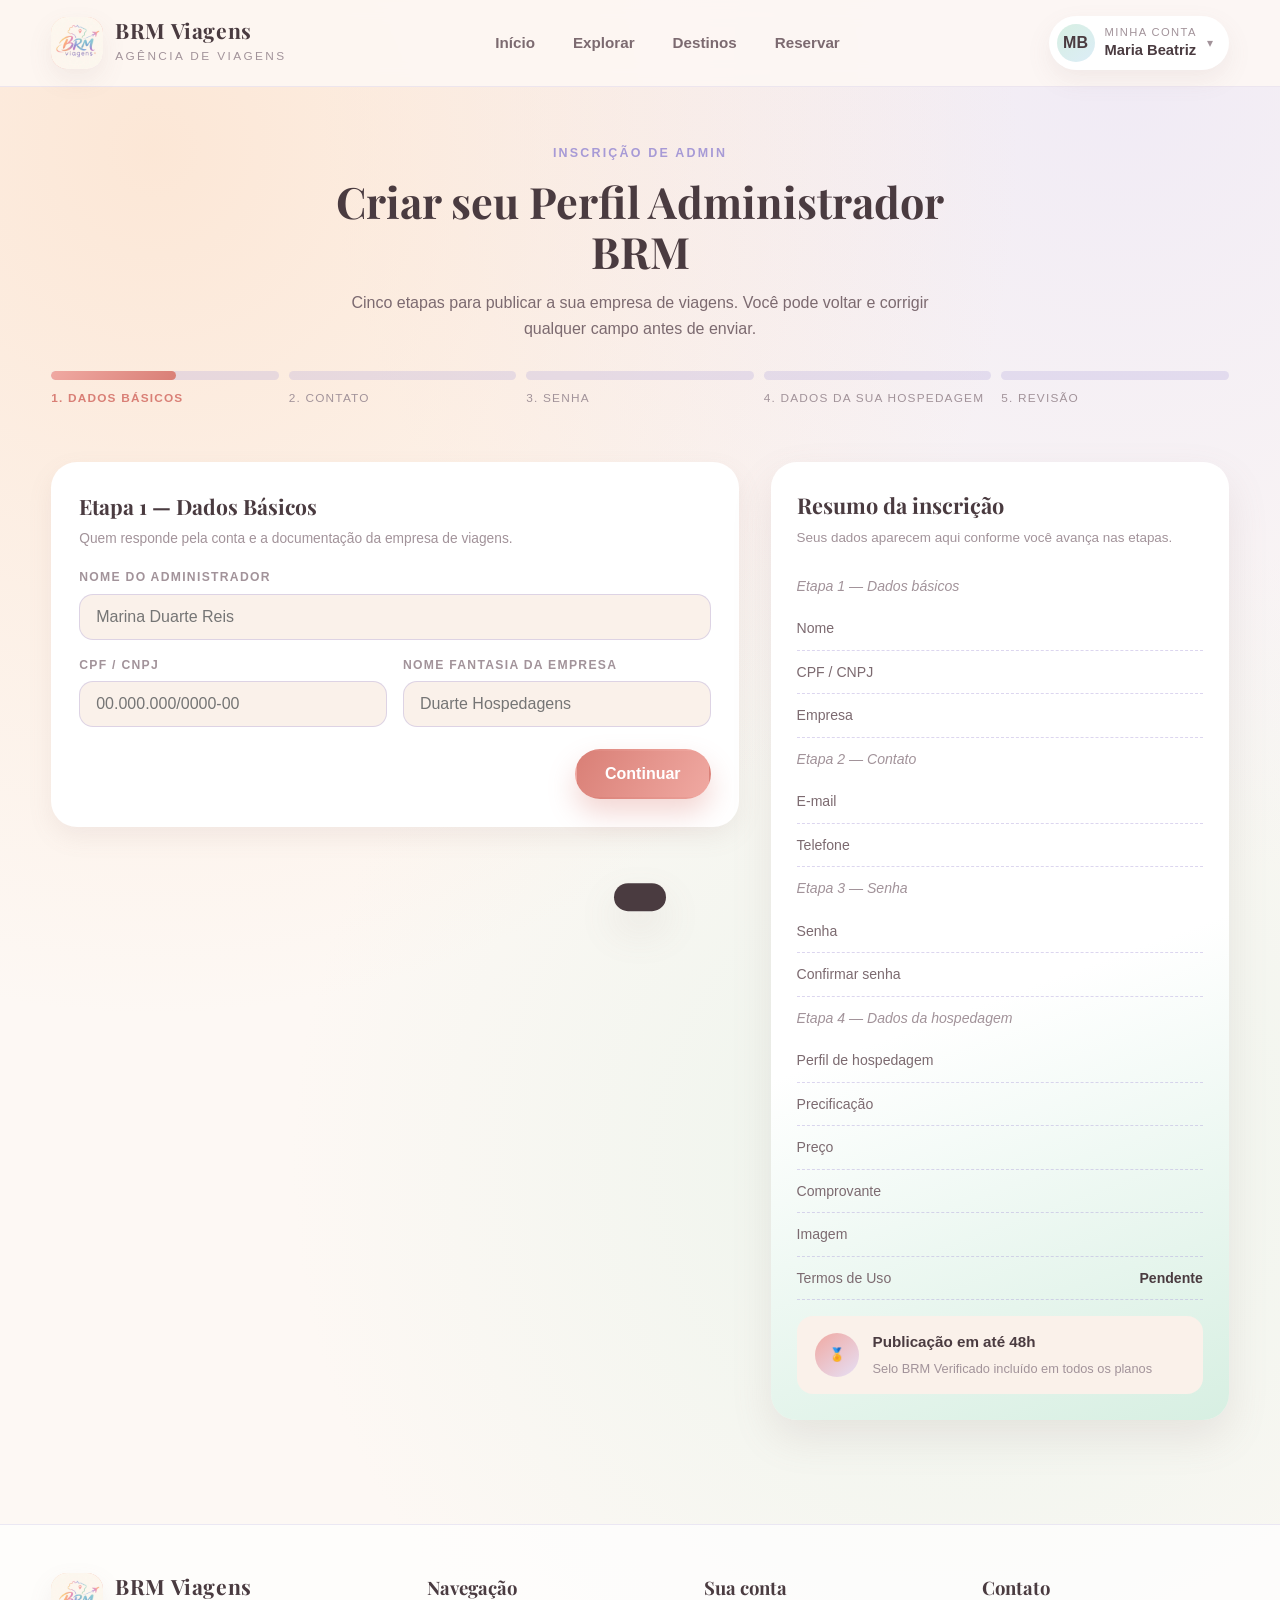
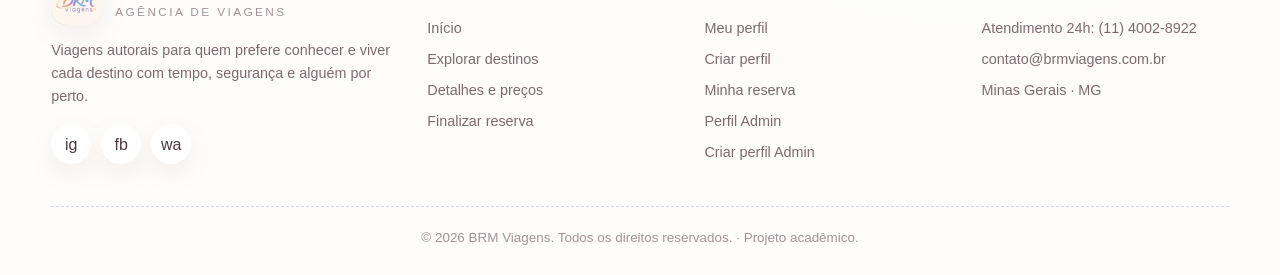
<file: BRM Viagens/criar-admin.html>
<!DOCTYPE html>
<html lang="pt-BR">
<head>
  <meta charset="UTF-8">
  <meta name="viewport" content="width=device-width, initial-scale=1.0">
  <title>Criar Perfil Administrador | BRM Viagens</title>
  <link rel="icon" href="imagens/favicon.png" type="image/png" sizes="32x32">
  <link rel="icon" href="imagens/icon-192.png" type="image/png" sizes="192x192">
  <link rel="apple-touch-icon" href="imagens/apple-touch-icon.png">
  <link rel="preconnect" href="https://fonts.googleapis.com">
  <link rel="preconnect" href="https://fonts.gstatic.com" crossorigin>
  <link href="https://fonts.googleapis.com/css2?family=Playfair+Display:ital,wght@0,600;0,700;1,600&display=swap" rel="stylesheet">
  <link rel="stylesheet" href="css/estilo.css">
</head>
<body>
  <a class="pular-para-conteudo" href="#conteudo">Ir para o conteúdo principal</a>

  <header class="topo">
    <div class="container topo__barra">
      <a class="marca" href="index.html" aria-label="BRM Viagens, página inicial">
        <span class="marca__logo">
          <img class="marca__logo-imagem" src="imagens/BRMviagens.jpeg" alt="" width="52" height="52">
        </span>
        <span class="marca__texto">
          <strong>BRM Viagens</strong>
          <span>Agência de Viagens</span>
        </span>
      </a>

      <nav class="navegacao" aria-label="Navegação principal">
        <a class="navegacao__link" href="index.html">Início</a>
        <a class="navegacao__link" href="explorar.html">Explorar</a>
        <a class="navegacao__link" href="destino.html">Destinos</a>
        <a class="navegacao__link" href="reserva.html">Reservar</a>
      </nav>

      <div class="topo__acoes">
        <div class="conta">
          <a class="perfil-atalho" href="perfil.html" aria-expanded="false" aria-haspopup="true" aria-controls="menuConta">
            <span class="perfil-atalho__avatar" aria-hidden="true">MB</span>
            <span class="perfil-atalho__info">
              <span>Minha conta</span>
              <strong>Maria Beatriz</strong>
            </span>
            <span class="perfil-atalho__seta" aria-hidden="true">▾</span>
          </a>

          <div class="conta__menu" id="menuConta" hidden>
            <div class="conta__cabecalho">
              <strong>Maria Beatriz</strong>
              <span>Viajante BRM desde abril de 2025</span>
            </div>

            <a class="conta__item" href="perfil.html">
              <span class="conta__icone" aria-hidden="true">👤</span>
              <span>
                <strong>Meu perfil</strong>
                <small>Dados e preferências de viagem</small>
              </span>
            </a>

            <a class="conta__item" href="reserva.html">
              <span class="conta__icone" aria-hidden="true">🎫</span>
              <span>
                <strong>Minhas reservas</strong>
                <small>Pagamentos, vouchers e pedidos</small>
              </span>
            </a>

            <a class="conta__item" href="criar-perfil.html">
              <span class="conta__icone" aria-hidden="true">✨</span>
              <span>
                <strong>Criar novo perfil</strong>
                <small>Cadastre outro viajante</small>
              </span>
            </a>

            <span class="conta__separador" role="separator"></span>

            <a class="conta__item" href="admin.html">
              <span class="conta__icone" aria-hidden="true">🛠</span>
              <span>
                <strong>Perfil Admin</strong>
                <small>Criar conta de administração</small>
              </span>
            </a>

            <span class="conta__separador" role="separator"></span>

            <a class="conta__item conta__item--sair" href="entrar.html">
              <span class="conta__icone" aria-hidden="true">🚪</span>
              <span>
                <strong>Sair</strong>
                <small>Encerrar sessão e voltar ao login</small>
              </span>
            </a>
          </div>
        </div>
      </div>
    </div>
  </header>

  <main id="conteudo">
    <div>
    <section class="container inscricao-topo">
      <header class="secao__cabecalho" style="margin-bottom: 30px;">
        <span class="secao__etiqueta">Inscrição de admin</span>
        <h1 class="secao__titulo">Criar seu Perfil Administrador BRM</h1>
        <p class="secao__descricao">
          Cinco etapas para publicar a sua empresa de viagens. Você pode voltar e corrigir qualquer
          campo antes de enviar.
        </p>
      </header>

      <div class="progresso" role="list" aria-label="Etapas da inscrição">
        <div class="progresso__passo progresso__passo--ativo" role="listitem">
          <div class="progresso__trilho"><div class="progresso__preenchimento"></div></div>
          <span class="progresso__rotulo">1. Dados Básicos</span>
        </div>
        <div class="progresso__passo" role="listitem">
          <div class="progresso__trilho"><div class="progresso__preenchimento"></div></div>
          <span class="progresso__rotulo">2. Contato</span>
        </div>
        <div class="progresso__passo" role="listitem">
          <div class="progresso__trilho"><div class="progresso__preenchimento"></div></div>
          <span class="progresso__rotulo">3. Senha</span>
        </div>
        <div class="progresso__passo" role="listitem">
          <div class="progresso__trilho"><div class="progresso__preenchimento"></div></div>
          <span class="progresso__rotulo">4. Dados da sua hospedagem</span>
        </div>
        <div class="progresso__passo" role="listitem">
          <div class="progresso__trilho"><div class="progresso__preenchimento"></div></div>
          <span class="progresso__rotulo">5. Revisão</span>
        </div>
      </div>
    </section>

    <section class="confirmacao" id="sucessoConta" hidden>
      <div class="confirmacao__cabecalho">
        <span class="icone-check" aria-hidden="true">✓</span>
        <h2>Perfil administrador criado!</h2>
        <p>
          Enviamos a confirmação para o seu e-mail. Nossa equipe analisa os documentos da sua empresa
          e publica o perfil em até 48 horas.
        </p>
      </div>

      <div class="quadro-detalhes">
        <h2>Próximos passos</h2>
        <div class="linha-resumo">
          <span>Documentos</span>
          <strong>Comprovante de endereço e foto do local em análise</strong>
        </div>
        <div class="linha-resumo">
          <span>Publicação</span>
          <strong>Em até 48 horas</strong>
        </div>
        <div class="linha-resumo">
          <span>Painel</span>
          <strong>Acesso liberado em admin.html</strong>
        </div>
        <a class="botao botao--primario botao--largo" style="margin-top: 20px;" href="admin.html">Ir para o Perfil Admin</a>
      </div>
    </section>

    <section class="container wizard" data-wizard="admin">
      <div class="wizard__conteudo">
        <form novalidate>
          <section class="etapa etapa--ativa" id="etapa-basico" data-titulo="Etapa 1 — Dados Básicos">
            <div class="formulario-cartao">
              <h2 class="formulario-bloco__titulo">Etapa 1 — Dados Básicos</h2>
              <p class="formulario-bloco__ajuda">
                Quem responde pela conta e a documentação da empresa de viagens.
              </p>

              <div class="linha-campos">
                <div class="campo campo--completo">
                  <label for="nomeAdministrador">Nome do Administrador</label>
                  <input type="text" id="nomeAdministrador" name="nomeAdministrador" placeholder="Marina Duarte Reis" autocomplete="name" required>
                </div>

                <div class="campo">
                  <label for="documento">CPF / CNPJ</label>
                  <input type="text" id="documento" name="documento" placeholder="00.000.000/0000-00" inputmode="numeric" required>
                </div>

                <div class="campo">
                  <label for="nomeEmpresa">Nome fantasia da empresa</label>
                  <input type="text" id="nomeEmpresa" name="nomeEmpresa" placeholder="Duarte Hospedagens" required>
                </div>
              </div>

              <div class="wizard__navegacao">
                <span></span>
                <button class="botao botao--primario" type="submit">Continuar</button>
              </div>
            </div>
          </section>

          <section class="etapa" id="etapa-contato" data-titulo="Etapa 2 — Contato">
            <div class="formulario-cartao">
              <h2 class="formulario-bloco__titulo">Etapa 2 — Contato</h2>
              <p class="formulario-bloco__ajuda">
                É por esses canais que o viajante fala com a sua empresa depois de reservar.
              </p>

              <div class="linha-campos">
                <div class="campo">
                  <label for="emailAdmin">E-mail</label>
                  <input type="email" id="emailAdmin" name="emailAdmin" placeholder="contato@empresa.com.br" autocomplete="email" required>
                </div>

                <div class="campo">
                  <label for="telefoneAdmin">Telefone / WhatsApp</label>
                  <input type="tel" id="telefoneAdmin" name="telefoneAdmin" placeholder="(11) 90000-0000" autocomplete="tel" required>
                </div>
              </div>

              <div class="wizard__navegacao">
                <button class="botao botao--fantasma" type="button" data-voltar>Voltar</button>
                <button class="botao botao--primario" type="submit">Continuar</button>
              </div>
            </div>
          </section>

          <section class="etapa" id="etapa-senha" data-titulo="Etapa 3 — Senha">
            <div class="formulario-cartao">
              <h2 class="formulario-bloco__titulo">Etapa 3 — Senha</h2>
              <p class="formulario-bloco__ajuda">
                A senha protege o painel de reservas, os preços e os dados dos viajantes.
              </p>

              <div class="linha-campos">
                <div class="campo">
                  <label for="senhaAdmin">Senha</label>
                  <input type="password" id="senhaAdmin" name="senhaAdmin" placeholder="Mínimo de 8 caracteres" autocomplete="new-password" required>
                </div>

                <div class="campo">
                  <label for="confirmarSenha">Confirmar Senha</label>
                  <input type="password" id="confirmarSenha" name="confirmarSenha" placeholder="Repita a senha" autocomplete="new-password" required>
                </div>
              </div>

              <div class="wizard__navegacao">
                <button class="botao botao--fantasma" type="button" data-voltar>Voltar</button>
                <button class="botao botao--primario" type="submit">Continuar</button>
              </div>
            </div>
          </section>

          <section class="etapa" id="etapa-hospedagem" data-titulo="Etapa 4 — Dados da sua hospedagem">
            <div class="formulario-cartao">
              <h2 class="formulario-bloco__titulo">Etapa 4 — Dados da Hospedagem</h2>
              <p class="formulario-bloco__ajuda">
                Descreva o local, escolha como o preço funciona e envie os comprovantes.
              </p>

              <div class="formulario-bloco" style="border-top: none; padding-top: 0; margin-top: 0;">
                <h3 class="formulario-bloco__titulo" style="font-size: 1.12rem;">Perfil de hospedagem</h3>
                <p class="formulario-bloco__ajuda">Escolha o formato que mais combina com a sua operação.</p>

                <div class="seletor seletor--tres">
                  <button class="seletor__item seletor__item--pousada" type="button" aria-pressed="false">
                    <span class="seletor__marca" aria-hidden="true">✓</span>
                    <span class="seletor__icone" aria-hidden="true">🏡</span>
                    <span>
                      <span class="seletor__titulo">Pousada</span>
                      <span class="seletor__descricao">Até 20 suítes e atendimento pessoal</span>
                    </span>
                  </button>

                  <button class="seletor__item seletor__item--casa" type="button" aria-pressed="false">
                    <span class="seletor__marca" aria-hidden="true">✓</span>
                    <span class="seletor__icone" aria-hidden="true">🌤️</span>
                    <span>
                      <span class="seletor__titulo">Chalé e casas</span>
                      <span class="seletor__descricao">Unidades independentes para famílias</span>
                    </span>
                  </button>

                  <button class="seletor__item seletor__item--hotel" type="button" aria-pressed="false">
                    <span class="seletor__marca" aria-hidden="true">✓</span>
                    <span class="seletor__icone" aria-hidden="true">🏨</span>
                    <span>
                      <span class="seletor__titulo">Hotel e resort</span>
                      <span class="seletor__descricao">Estrutura com serviço completo</span>
                    </span>
                  </button>
                </div>
              </div>

              <div class="formulario-bloco">
                <div class="linha-campos">
                  <div class="campo campo--completo">
                    <label for="dadosEstruturais">Dados Estruturais</label>
                    <textarea id="dadosEstruturais" name="dadosEstruturais" placeholder="Quantidade de suítes, Número de quartos, estrutura de lazer, café da manhã, capacidade por unidade..." required></textarea>
                    <span class="campo__dica">Quanto mais detalhe, melhor a curadoria monta o roteiro.</span>
                  </div>

                  <div class="campo">
                    <label for="modeloPrecificacao">Modelo de Precificação</label>
                    <select id="modeloPrecificacao" name="modeloPrecificacao" required>
                      <option value="" selected>Selecione uma opção</option>
                      <option value="Por diária">Por diária</option>
                      <option value="Por pacote de roteiro">Por pacote de roteiro</option>
                      <option value="Por pessoa">Por pessoa</option>
                      <option value="Sob consulta">Sob consulta</option>
                    </select>
                  </div>

                  <div class="campo">
                    <label for="precoHospedagem">Preço da hospedagem</label>
                    <input type="text" id="precoHospedagem" name="precoHospedagem" placeholder="R$ 420,00 por diária" inputmode="decimal" required>
                  </div>

                  <div class="campo">
                    <label for="comprovanteEndereco">Comprovante de Endereço</label>
                    <input type="file" id="comprovanteEndereco" name="comprovanteEndereco" accept=".pdf,.png,.jpg,.jpeg" required>
                    <span class="campo__dica">Conta de luz, água ou contrato de aluguel (PDF, PNG ou JPG).</span>
                  </div>

                  <div class="campo">
                    <label for="imagemLocal">Imagem do Local</label>
                    <input type="file" id="imagemLocal" name="imagemLocal" accept="image/*" required>
                    <span class="campo__dica">Uma foto boa já vira a capa do seu perfil na busca.</span>
                  </div>
                </div>
              </div>

              <div class="wizard__navegacao">
                <button class="botao botao--fantasma" type="button" data-voltar>Voltar</button>
                <button class="botao botao--primario" type="submit">Continuar</button>
              </div>
            </div>
          </section>

          <section class="etapa" id="etapa-revisao" data-titulo="Etapa 5 — Revisão">
            <div class="formulario-cartao">
              <h2 class="formulario-bloco__titulo">Etapa 5 — Revisão</h2>
              <p class="formulario-bloco__ajuda">
                Confira os dados antes de criar a conta. Você ainda pode voltar para qualquer etapa.
              </p>

              <div class="quadro-linha" data-revisao="nomeAdministrador">
                <span class="quadro-linha__rotulo">Nome</span>
                <span class="quadro-linha__valor"><strong>—</strong></span>
              </div>
              <div class="quadro-linha" data-revisao="documento">
                <span class="quadro-linha__rotulo">CPF / CNPJ</span>
                <span class="quadro-linha__valor"><strong>—</strong></span>
              </div>
              <div class="quadro-linha" data-revisao="nomeEmpresa">
                <span class="quadro-linha__rotulo">Empresa</span>
                <span class="quadro-linha__valor"><strong>—</strong></span>
              </div>
              <div class="quadro-linha" data-revisao="emailAdmin">
                <span class="quadro-linha__rotulo">E-mail</span>
                <span class="quadro-linha__valor"><strong>—</strong></span>
              </div>
              <div class="quadro-linha" data-revisao="telefoneAdmin">
                <span class="quadro-linha__rotulo">Telefone</span>
                <span class="quadro-linha__valor"><strong>—</strong></span>
              </div>
              <div class="quadro-linha" data-revisao="perfilHospedagem">
                <span class="quadro-linha__rotulo">Perfil de Hospedagem</span>
                <span class="quadro-linha__valor"><strong>—</strong></span>
              </div>
              <div class="quadro-linha" data-revisao="modeloPrecificacao">
                <span class="quadro-linha__rotulo">Precificação</span>
                <span class="quadro-linha__valor"><strong>—</strong></span>
              </div>
              <div class="quadro-linha" data-revisao="precoHospedagem">
                <span class="quadro-linha__rotulo">Preço da hospedagem</span>
                <span class="quadro-linha__valor"><strong>—</strong></span>
              </div>
              <div class="quadro-linha" data-revisao="imagemLocal">
                <span class="quadro-linha__rotulo">Imagem do local</span>
                <span class="quadro-linha__valor"><strong>—</strong></span>
              </div>
              <div class="quadro-linha" data-revisao="comprovanteEndereco">
                <span class="quadro-linha__rotulo">Comprovante de endereço</span>
                <span class="quadro-linha__valor"><strong>—</strong></span>
              </div>

              <div class="formulario-bloco">
                <label class="campo-check" for="aceiteTermos">
                  <input type="checkbox" id="aceiteTermos" name="aceiteTermos" required>
                  <span>Li e aceito os Termos de Uso e a Política de Privacidade.</span>
                </label>
              </div>

              <button class="botao botao--primario botao--largo botao--final" type="submit">Criar minha conta</button>
              <a class="link-mini" href="perfil.html">Já tem conta? Faça login</a>

              <div class="wizard__navegacao">
                <button class="botao botao--fantasma" type="button" data-voltar>Voltar</button>
              </div>
            </div>
          </section>
        </form>
      </div>

      <aside class="resumo-wizard" aria-label="Resumo da inscrição">
        <h2 class="resumo-wizard__titulo">Resumo da inscrição</h2>
        <p class="resumo-wizard__ajuda">Seus dados aparecem aqui conforme você avança nas etapas.</p>

        <div data-resumo="basico">
          <p class="resumo-wizard__vazio" data-campo="nomeAdministrador">Etapa 1 — Dados básicos</p>
          <div class="resumo-wizard__linha" data-linha="nomeAdministrador"><span>Nome</span><strong></strong></div>
          <div class="resumo-wizard__linha" data-linha="documento"><span>CPF / CNPJ</span><strong></strong></div>
          <div class="resumo-wizard__linha" data-linha="nomeEmpresa"><span>Empresa</span><strong></strong></div>
        </div>

        <div data-resumo="contato">
          <p class="resumo-wizard__vazio" data-campo="emailAdmin">Etapa 2 — Contato</p>
          <div class="resumo-wizard__linha" data-linha="emailAdmin"><span>E-mail</span><strong></strong></div>
          <div class="resumo-wizard__linha" data-linha="telefoneAdmin"><span>Telefone</span><strong></strong></div>
        </div>

        <div data-resumo="senha">
          <p class="resumo-wizard__vazio" data-campo="senhaAdmin">Etapa 3 — Senha</p>
          <div class="resumo-wizard__linha" data-linha="senhaAdmin"><span>Senha</span><strong></strong></div>
          <div class="resumo-wizard__linha" data-linha="confirmarSenha"><span>Confirmar senha</span><strong></strong></div>
        </div>

        <div data-resumo="hospedagem">
          <p class="resumo-wizard__vazio" data-campo="perfilHospedagem">Etapa 4 — Dados da hospedagem</p>
          <div class="resumo-wizard__linha" data-linha="perfilHospedagem"><span>Perfil de hospedagem</span><strong></strong></div>
          <div class="resumo-wizard__linha" data-linha="modeloPrecificacao"><span>Precificação</span><strong></strong></div>
          <div class="resumo-wizard__linha" data-linha="precoHospedagem"><span>Preço</span><strong></strong></div>
          <div class="resumo-wizard__linha" data-linha="comprovanteEndereco"><span>Comprovante</span><strong></strong></div>
          <div class="resumo-wizard__linha" data-linha="imagemLocal"><span>Imagem</span><strong></strong></div>
        </div>

        <div data-resumo="revisao">
          <div class="resumo-wizard__linha" data-linha="aceite"><span>Termos de Uso</span><strong></strong></div>
        </div>

        <div class="nivel-atual">
          <span class="nivel-atual__badge" aria-hidden="true">🏅</span>
          <div>
            <strong>Publicação em até 48h</strong>
            <span>Selo BRM Verificado incluído em todos os planos</span>
          </div>
        </div>
      </aside>
    </section>
    </div>
  </main>

  <footer class="rodape">
    <div class="container">
      <div class="rodape__grade">
        <div>
          <a class="marca" href="index.html">
            <span class="marca__logo">
              <img class="marca__logo-imagem" src="imagens/BRMviagens.jpeg" alt="" width="52" height="52">
            </span>
            <span class="marca__texto">
              <strong>BRM Viagens</strong>
              <span>Agência de Viagens</span>
            </span>
          </a>
          <p style="margin-top: 14px;">Viagens autorais para quem prefere conhecer e viver cada destino com tempo, segurança e alguém por perto.</p>
          <div class="rodape__social">
            <a href="#" aria-label="Instagram da BRM Viagens">ig</a>
            <a href="#" aria-label="Facebook da BRM Viagens">fb</a>
            <a href="#" aria-label="WhatsApp da BRM Viagens">wa</a>
          </div>
        </div>

        <div>
          <h3>Navegação</h3>
          <ul>
            <li><a href="index.html">Início</a></li>
            <li><a href="explorar.html">Explorar destinos</a></li>
            <li><a href="destino.html">Detalhes e preços</a></li>
            <li><a href="reserva.html">Finalizar reserva</a></li>
          </ul>
        </div>

        <div>
          <h3>Sua conta</h3>
          <ul>
            <li><a href="perfil.html">Meu perfil</a></li>
            <li><a href="criar-perfil.html">Criar perfil</a></li>
            <li><a href="reserva.html#minhaReserva">Minha reserva</a></li>
            <li><a href="admin.html">Perfil Admin</a></li>
            <li><a href="criar-admin.html">Criar perfil Admin</a></li>
          </ul>
        </div>

        <div>
          <h3>Contato</h3>
          <ul>
            <li>Atendimento 24h: (11) 4002-8922</li>
            <li>contato@brmviagens.com.br</li>
            <li>Minas Gerais · MG</li>
          </ul>
        </div>
      </div>

      <div class="rodape__base">© 2026 BRM Viagens. Todos os direitos reservados. · Projeto acadêmico.</div>
    </div>
  </footer>

  <div class="toast" role="status" aria-live="polite"></div>
  <script src="js/script.js"></script>
</body>
</html>
</file>
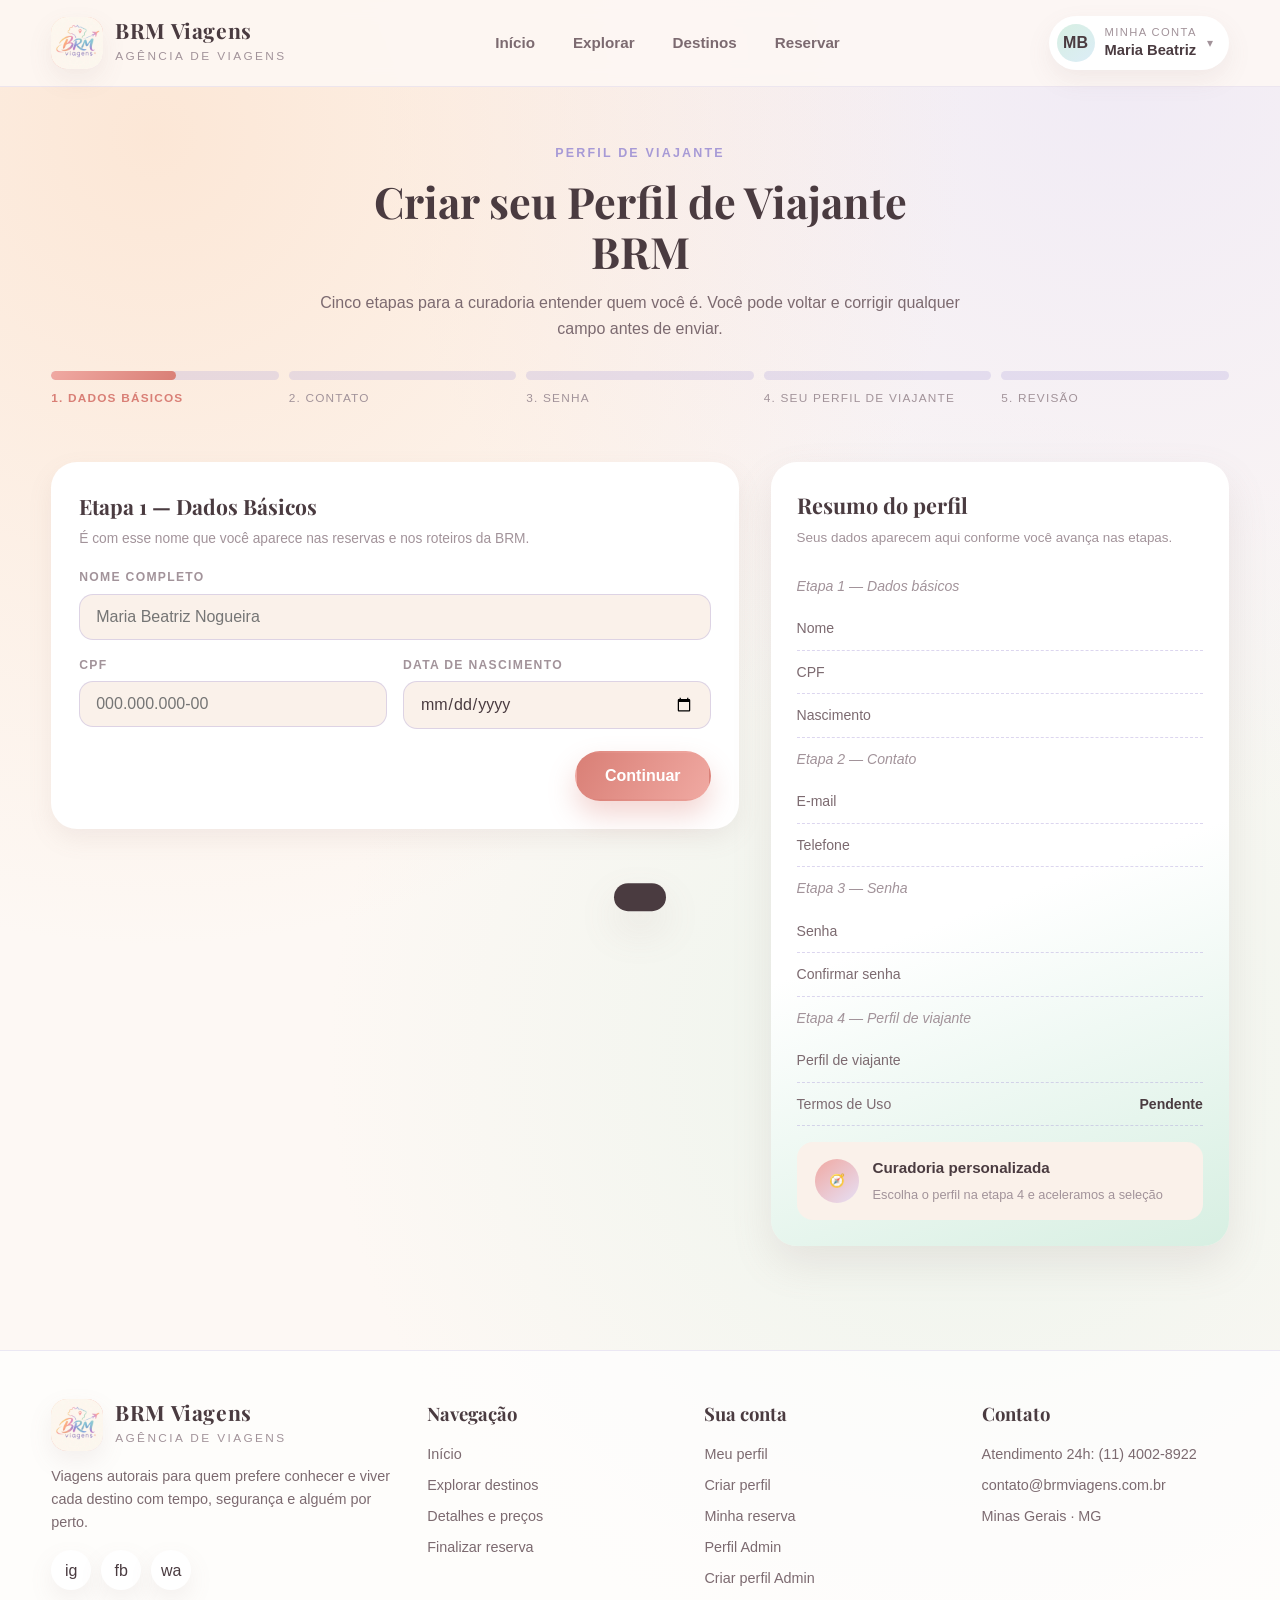
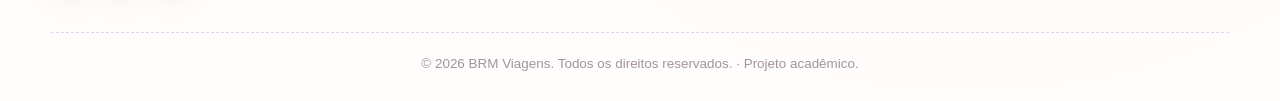
<file: BRM Viagens/criar-perfil.html>
<!DOCTYPE html>
<html lang="pt-BR">
<head>
  <meta charset="UTF-8">
  <meta name="viewport" content="width=device-width, initial-scale=1.0">
  <title>Criar meu perfil | BRM Viagens</title>
  <link rel="icon" href="imagens/favicon.png" type="image/png" sizes="32x32">
  <link rel="icon" href="imagens/icon-192.png" type="image/png" sizes="192x192">
  <link rel="apple-touch-icon" href="imagens/apple-touch-icon.png">
  <link rel="preconnect" href="https://fonts.googleapis.com">
  <link rel="preconnect" href="https://fonts.gstatic.com" crossorigin>
  <link href="https://fonts.googleapis.com/css2?family=Playfair+Display:ital,wght@0,600;0,700;1,600&display=swap" rel="stylesheet">
  <link rel="stylesheet" href="css/estilo.css">
</head>
<body>
  <a class="pular-para-conteudo" href="#conteudo">Ir para o conteúdo principal</a>

  <header class="topo">
    <div class="container topo__barra">
      <a class="marca" href="index.html" aria-label="BRM Viagens, página inicial">
        <span class="marca__logo">
          <img class="marca__logo-imagem" src="imagens/BRMviagens.jpeg" alt="" width="52" height="52">
        </span>
        <span class="marca__texto">
          <strong>BRM Viagens</strong>
          <span>Agência de Viagens</span>
        </span>
      </a>

      <nav class="navegacao" aria-label="Navegação principal">
        <a class="navegacao__link" href="index.html">Início</a>
        <a class="navegacao__link" href="explorar.html">Explorar</a>
        <a class="navegacao__link" href="destino.html">Destinos</a>
        <a class="navegacao__link" href="reserva.html">Reservar</a>
      </nav>

      <div class="topo__acoes">
        <div class="conta">
          <a class="perfil-atalho" href="perfil.html" aria-expanded="false" aria-haspopup="true" aria-controls="menuConta">
            <span class="perfil-atalho__avatar" aria-hidden="true">MB</span>
            <span class="perfil-atalho__info">
              <span>Minha conta</span>
              <strong>Maria Beatriz</strong>
            </span>
            <span class="perfil-atalho__seta" aria-hidden="true">▾</span>
          </a>

          <div class="conta__menu" id="menuConta" hidden>
            <div class="conta__cabecalho">
              <strong>Maria Beatriz</strong>
              <span>Viajante BRM desde abril de 2025</span>
            </div>

            <a class="conta__item" href="perfil.html">
              <span class="conta__icone" aria-hidden="true">👤</span>
              <span>
                <strong>Meu perfil</strong>
                <small>Dados e preferências de viagem</small>
              </span>
            </a>

            <a class="conta__item" href="reserva.html">
              <span class="conta__icone" aria-hidden="true">🎫</span>
              <span>
                <strong>Minhas reservas</strong>
                <small>Pagamentos, vouchers e pedidos</small>
              </span>
            </a>

            <a class="conta__item" href="criar-perfil.html">
              <span class="conta__icone" aria-hidden="true">✨</span>
              <span>
                <strong>Criar novo perfil</strong>
                <small>Cadastre outro viajante</small>
              </span>
            </a>

            <span class="conta__separador" role="separator"></span>

            <a class="conta__item" href="admin.html">
              <span class="conta__icone" aria-hidden="true">🛠</span>
              <span>
                <strong>Perfil Admin</strong>
                <small>Criar conta de administração</small>
              </span>
            </a>

            <span class="conta__separador" role="separator"></span>

            <a class="conta__item conta__item--sair" href="entrar.html">
              <span class="conta__icone" aria-hidden="true">🚪</span>
              <span>
                <strong>Sair</strong>
                <small>Encerrar sessão e voltar ao login</small>
              </span>
            </a>
          </div>
        </div>
      </div>
    </div>
  </header>

  <main id="conteudo">
    <div>
    <section class="container inscricao-topo">
      <header class="secao__cabecalho" style="margin-bottom: 30px;">
        <span class="secao__etiqueta">Perfil de viajante</span>
        <h1 class="secao__titulo">Criar seu Perfil de Viajante BRM</h1>
        <p class="secao__descricao">
          Cinco etapas para a curadoria entender quem você é. Você pode voltar e corrigir qualquer
          campo antes de enviar.
        </p>
      </header>

      <div class="progresso" role="list" aria-label="Etapas da criação do perfil">
        <div class="progresso__passo progresso__passo--ativo" role="listitem">
          <div class="progresso__trilho"><div class="progresso__preenchimento"></div></div>
          <span class="progresso__rotulo">1. Dados Básicos</span>
        </div>
        <div class="progresso__passo" role="listitem">
          <div class="progresso__trilho"><div class="progresso__preenchimento"></div></div>
          <span class="progresso__rotulo">2. Contato</span>
        </div>
        <div class="progresso__passo" role="listitem">
          <div class="progresso__trilho"><div class="progresso__preenchimento"></div></div>
          <span class="progresso__rotulo">3. Senha</span>
        </div>
        <div class="progresso__passo" role="listitem">
          <div class="progresso__trilho"><div class="progresso__preenchimento"></div></div>
          <span class="progresso__rotulo">4. Seu perfil de viajante</span>
        </div>
        <div class="progresso__passo" role="listitem">
          <div class="progresso__trilho"><div class="progresso__preenchimento"></div></div>
          <span class="progresso__rotulo">5. Revisão</span>
        </div>
      </div>
    </section>

    <section class="confirmacao" id="sucessoConta" hidden>
      <div class="confirmacao__cabecalho">
        <span class="icone-check" aria-hidden="true">✓</span>
        <h2>Perfil criado com sucesso!</h2>
        <p>
          Enviamos a confirmação para o seu e-mail. A partir de agora a nossa curadoria prepara as
          sugestões de viagem para o seu perfil.
        </p>
      </div>

      <div class="quadro-detalhes">
        <h2>Próximos passos</h2>
        <div class="linha-resumo">
          <span>Seleção personalizada</span>
          <strong>Pronta em até 24 horas</strong>
        </div>
        <div class="linha-resumo">
          <span>Primeira curadoria</span>
          <strong>3 roteiros sugeridos no seu perfil</strong>
        </div>
        <a class="botao botao--primario botao--largo" style="margin-top: 20px;" href="perfil.html">Ir para o meu perfil</a>
      </div>
    </section>

    <section class="container wizard" data-wizard="viajante">
      <div class="wizard__conteudo">
        <form novalidate>
          <section class="etapa etapa--ativa" id="etapa-basico" data-titulo="Etapa 1 — Dados Básicos">
            <div class="formulario-cartao">
              <h2 class="formulario-bloco__titulo">Etapa 1 — Dados Básicos</h2>
              <p class="formulario-bloco__ajuda">
                É com esse nome que você aparece nas reservas e nos roteiros da BRM.
              </p>

              <div class="linha-campos">
                <div class="campo campo--completo">
                  <label for="nomeCompleto">Nome completo</label>
                  <input type="text" id="nomeCompleto" name="nomeCompleto" placeholder="Maria Beatriz Nogueira" autocomplete="name" required>
                </div>

                <div class="campo">
                  <label for="cpf">CPF</label>
                  <input type="text" id="cpf" name="cpf" placeholder="000.000.000-00" inputmode="numeric" required>
                </div>

                <div class="campo">
                  <label for="nascimento">Data de nascimento</label>
                  <input type="date" id="nascimento" name="nascimento" required>
                </div>
              </div>

              <div class="wizard__navegacao">
                <span></span>
                <button class="botao botao--primario" type="submit">Continuar</button>
              </div>
            </div>
          </section>

          <section class="etapa" id="etapa-contato" data-titulo="Etapa 2 — Contato">
            <div class="formulario-cartao">
              <h2 class="formulario-bloco__titulo">Etapa 2 — Contato</h2>
              <p class="formulario-bloco__ajuda">
                Usamos esses dados apenas para falar sobre a sua viagem.
              </p>

              <div class="linha-campos">
                <div class="campo">
                  <label for="email">E-mail</label>
                  <input type="email" id="email" name="email" placeholder="voce@email.com" autocomplete="email" required>
                </div>

                <div class="campo">
                  <label for="telefone">Telefone / WhatsApp</label>
                  <input type="tel" id="telefone" name="telefone" placeholder="(11) 90000-0000" autocomplete="tel" required>
                </div>
              </div>

              <div class="wizard__navegacao">
                <button class="botao botao--fantasma" type="button" data-voltar>Voltar</button>
                <button class="botao botao--primario" type="submit">Continuar</button>
              </div>
            </div>
          </section>

          <section class="etapa" id="etapa-senha" data-titulo="Etapa 3 — Senha">
            <div class="formulario-cartao">
              <h2 class="formulario-bloco__titulo">Etapa 3 — Senha</h2>
              <p class="formulario-bloco__ajuda">
                A senha protege suas reservas, vouchers e roteiros digitais.
              </p>

              <div class="linha-campos">
                <div class="campo">
                  <label for="senha">Senha</label>
                  <input type="password" id="senha" name="senha" placeholder="Mínimo de 8 caracteres" autocomplete="new-password" required>
                </div>

                <div class="campo">
                  <label for="confirmarSenha">Confirmar Senha</label>
                  <input type="password" id="confirmarSenha" name="confirmarSenha" placeholder="Repita a senha" autocomplete="new-password" required>
                </div>
              </div>

              <div class="wizard__navegacao">
                <button class="botao botao--fantasma" type="button" data-voltar>Voltar</button>
                <button class="botao botao--primario" type="submit">Continuar</button>
              </div>
            </div>
          </section>

          <section class="etapa" id="etapa-categoria" data-titulo="Etapa 4 — Seu perfil de viajante">
            <div class="formulario-cartao">
              <h2 class="formulario-bloco__titulo">Etapa 4 — Perfil de Viajante</h2>
              <p class="formulario-bloco__ajuda">
                É essa escolha que define os roteiros que a curadoria vai preparar para você.
              </p>

              <div class="formulario-bloco" style="border-top: none; padding-top: 0; margin-top: 0;">
                <h3 class="formulario-bloco__titulo" style="font-size: 1.12rem;">Perfil de viajante</h3>
                <p class="formulario-bloco__ajuda">Com quem você costuma viajar?</p>

                <div class="seletor">
                  <button class="seletor__item seletor__item--solo" type="button" aria-pressed="false">
                    <span class="seletor__marca" aria-hidden="true">✓</span>
                    <span class="seletor__icone" aria-hidden="true">🎒</span>
                    <span>
                      <span class="seletor__titulo">Solo</span>
                      <span class="seletor__descricao">Viajando sozinho, no seu tempo</span>
                    </span>
                  </button>

                  <button class="seletor__item seletor__item--familia" type="button" aria-pressed="false">
                    <span class="seletor__marca" aria-hidden="true">✓</span>
                    <span class="seletor__icone" aria-hidden="true">🧸</span>
                    <span>
                      <span class="seletor__titulo">Família</span>
                      <span class="seletor__descricao">Com crianças ou adultos maiores</span>
                    </span>
                  </button>

                  <button class="seletor__item seletor__item--grupo" type="button" aria-pressed="false">
                    <span class="seletor__marca" aria-hidden="true">✓</span>
                    <span class="seletor__icone" aria-hidden="true">🧭</span>
                    <span>
                      <span class="seletor__titulo">Grupo</span>
                      <span class="seletor__descricao">Amigos com agendas parecidas</span>
                    </span>
                  </button>

                  <button class="seletor__item seletor__item--casal" type="button" aria-pressed="false">
                    <span class="seletor__marca" aria-hidden="true">✓</span>
                    <span class="seletor__icone" aria-hidden="true">💞</span>
                    <span>
                      <span class="seletor__titulo">Casal</span>
                      <span class="seletor__descricao">Viagem a dois, romântica e tranquila</span>
                    </span>
                  </button>
                </div>
              </div>

              <div class="formulario-bloco">
                <h3 class="formulario-bloco__titulo" style="font-size: 1.12rem;">Interesses</h3>
                <p class="formulario-bloco__ajuda">Marque tudo que combina com você.</p>
                <div class="opcoes-perfil">
                  <label class="opcao-perfil">
                    <input type="checkbox" name="interesses" value="Praia">
                    <span>Praia</span>
                  </label>
                  <label class="opcao-perfil">
                    <input type="checkbox" name="interesses" value="Montanha">
                    <span>Montanha</span>
                  </label>
                  <label class="opcao-perfil">
                    <input type="checkbox" name="interesses" value="Trilha">
                    <span>Trilha</span>
                  </label>
                  <label class="opcao-perfil">
                    <input type="checkbox" name="interesses" value="Gastronomia">
                    <span>Gastronomia</span>
                  </label>
                  <label class="opcao-perfil">
                    <input type="checkbox" name="interesses" value="História">
                    <span>História</span>
                  </label>
                  <label class="opcao-perfil">
                    <input type="checkbox" name="interesses" value="Bem-estar">
                    <span>Bem-estar</span>
                  </label>
                </div>
              </div>

              <div class="wizard__navegacao">
                <button class="botao botao--fantasma" type="button" data-voltar>Voltar</button>
                <button class="botao botao--primario" type="submit">Continuar</button>
              </div>
            </div>
          </section>

          <section class="etapa" id="etapa-revisao" data-titulo="Etapa 5 — Revisão">
            <div class="formulario-cartao">
              <h2 class="formulario-bloco__titulo">Etapa 5 — Revisão</h2>
              <p class="formulario-bloco__ajuda">
                Confira os dados antes de criar a conta. Você ainda pode voltar para qualquer etapa.
              </p>

              <div class="quadro-linha" data-revisao="nomeCompleto">
                <span class="quadro-linha__rotulo">Nome</span>
                <span class="quadro-linha__valor"><strong>—</strong></span>
              </div>
              <div class="quadro-linha" data-revisao="cpf">
                <span class="quadro-linha__rotulo">CPF</span>
                <span class="quadro-linha__valor"><strong>—</strong></span>
              </div>
              <div class="quadro-linha" data-revisao="nascimento">
                <span class="quadro-linha__rotulo">Data de nascimento</span>
                <span class="quadro-linha__valor"><strong>—</strong></span>
              </div>
              <div class="quadro-linha" data-revisao="email">
                <span class="quadro-linha__rotulo">E-mail</span>
                <span class="quadro-linha__valor"><strong>—</strong></span>
              </div>
              <div class="quadro-linha" data-revisao="telefone">
                <span class="quadro-linha__rotulo">Telefone</span>
                <span class="quadro-linha__valor"><strong>—</strong></span>
              </div>
              <div class="quadro-linha" data-revisao="perfilViajante">
                <span class="quadro-linha__rotulo">Perfil de viajante</span>
                <span class="quadro-linha__valor"><strong>—</strong></span>
              </div>

              <div class="formulario-bloco">
                <label class="campo-check" for="aceiteTermos">
                  <input type="checkbox" id="aceiteTermos" name="aceiteTermos" required>
                  <span>Li e aceito os Termos de Uso e a Política de Privacidade.</span>
                </label>
              </div>

              <button class="botao botao--primario botao--largo botao--final" type="submit">Criar minha conta</button>
              <a class="link-mini" href="perfil.html">Já tem conta? Faça login</a>

              <div class="wizard__navegacao">
                <button class="botao botao--fantasma" type="button" data-voltar>Voltar</button>
              </div>
            </div>
          </section>
        </form>
      </div>

      <aside class="resumo-wizard" aria-label="Resumo do perfil">
        <h2 class="resumo-wizard__titulo">Resumo do perfil</h2>
        <p class="resumo-wizard__ajuda">Seus dados aparecem aqui conforme você avança nas etapas.</p>

        <div data-resumo="basico">
          <p class="resumo-wizard__vazio" data-campo="nomeCompleto">Etapa 1 — Dados básicos</p>
          <div class="resumo-wizard__linha" data-linha="nomeCompleto"><span>Nome</span><strong></strong></div>
          <div class="resumo-wizard__linha" data-linha="cpf"><span>CPF</span><strong></strong></div>
          <div class="resumo-wizard__linha" data-linha="nascimento"><span>Nascimento</span><strong></strong></div>
        </div>

        <div data-resumo="contato">
          <p class="resumo-wizard__vazio" data-campo="email">Etapa 2 — Contato</p>
          <div class="resumo-wizard__linha" data-linha="email"><span>E-mail</span><strong></strong></div>
          <div class="resumo-wizard__linha" data-linha="telefone"><span>Telefone</span><strong></strong></div>
        </div>

        <div data-resumo="senha">
          <p class="resumo-wizard__vazio" data-campo="senha">Etapa 3 — Senha</p>
          <div class="resumo-wizard__linha" data-linha="senha"><span>Senha</span><strong></strong></div>
          <div class="resumo-wizard__linha" data-linha="confirmarSenha"><span>Confirmar senha</span><strong></strong></div>
        </div>

        <div data-resumo="categoria">
          <p class="resumo-wizard__vazio" data-campo="perfilViajante">Etapa 4 — Perfil de viajante</p>
          <div class="resumo-wizard__linha" data-linha="perfilViajante"><span>Perfil de viajante</span><strong></strong></div>
        </div>

        <div data-resumo="revisao">
          <div class="resumo-wizard__linha" data-linha="aceite"><span>Termos de Uso</span><strong></strong></div>
        </div>

        <div class="nivel-atual">
          <span class="nivel-atual__badge" aria-hidden="true">🧭</span>
          <div>
            <strong>Curadoria personalizada</strong>
            <span>Escolha o perfil na etapa 4 e aceleramos a seleção</span>
          </div>
        </div>
      </aside>
    </section>
    </div>
  </main>

  <footer class="rodape">
    <div class="container">
      <div class="rodape__grade">
        <div>
          <a class="marca" href="index.html">
            <span class="marca__logo">
              <img class="marca__logo-imagem" src="imagens/BRMviagens.jpeg" alt="" width="52" height="52">
            </span>
            <span class="marca__texto">
              <strong>BRM Viagens</strong>
              <span>Agência de Viagens</span>
            </span>
          </a>
          <p style="margin-top: 14px;">Viagens autorais para quem prefere conhecer e viver cada destino com tempo, segurança e alguém por perto.</p>
          <div class="rodape__social">
            <a href="#" aria-label="Instagram da BRM Viagens">ig</a>
            <a href="#" aria-label="Facebook da BRM Viagens">fb</a>
            <a href="#" aria-label="WhatsApp da BRM Viagens">wa</a>
          </div>
        </div>

        <div>
          <h3>Navegação</h3>
          <ul>
            <li><a href="index.html">Início</a></li>
            <li><a href="explorar.html">Explorar destinos</a></li>
            <li><a href="destino.html">Detalhes e preços</a></li>
            <li><a href="reserva.html">Finalizar reserva</a></li>
          </ul>
        </div>

        <div>
          <h3>Sua conta</h3>
          <ul>
            <li><a href="perfil.html">Meu perfil</a></li>
            <li><a href="criar-perfil.html">Criar perfil</a></li>
            <li><a href="reserva.html#minhaReserva">Minha reserva</a></li>
            <li><a href="admin.html">Perfil Admin</a></li>
            <li><a href="criar-admin.html">Criar perfil Admin</a></li>
          </ul>
        </div>

        <div>
          <h3>Contato</h3>
          <ul>
            <li>Atendimento 24h: (11) 4002-8922</li>
            <li>contato@brmviagens.com.br</li>
            <li>Minas Gerais · MG</li>
          </ul>
        </div>
      </div>

      <div class="rodape__base">© 2026 BRM Viagens. Todos os direitos reservados. · Projeto acadêmico.</div>
    </div>
  </footer>

  <div class="toast" role="status" aria-live="polite"></div>
  <script src="js/script.js"></script>
</body>
</html>
</file>
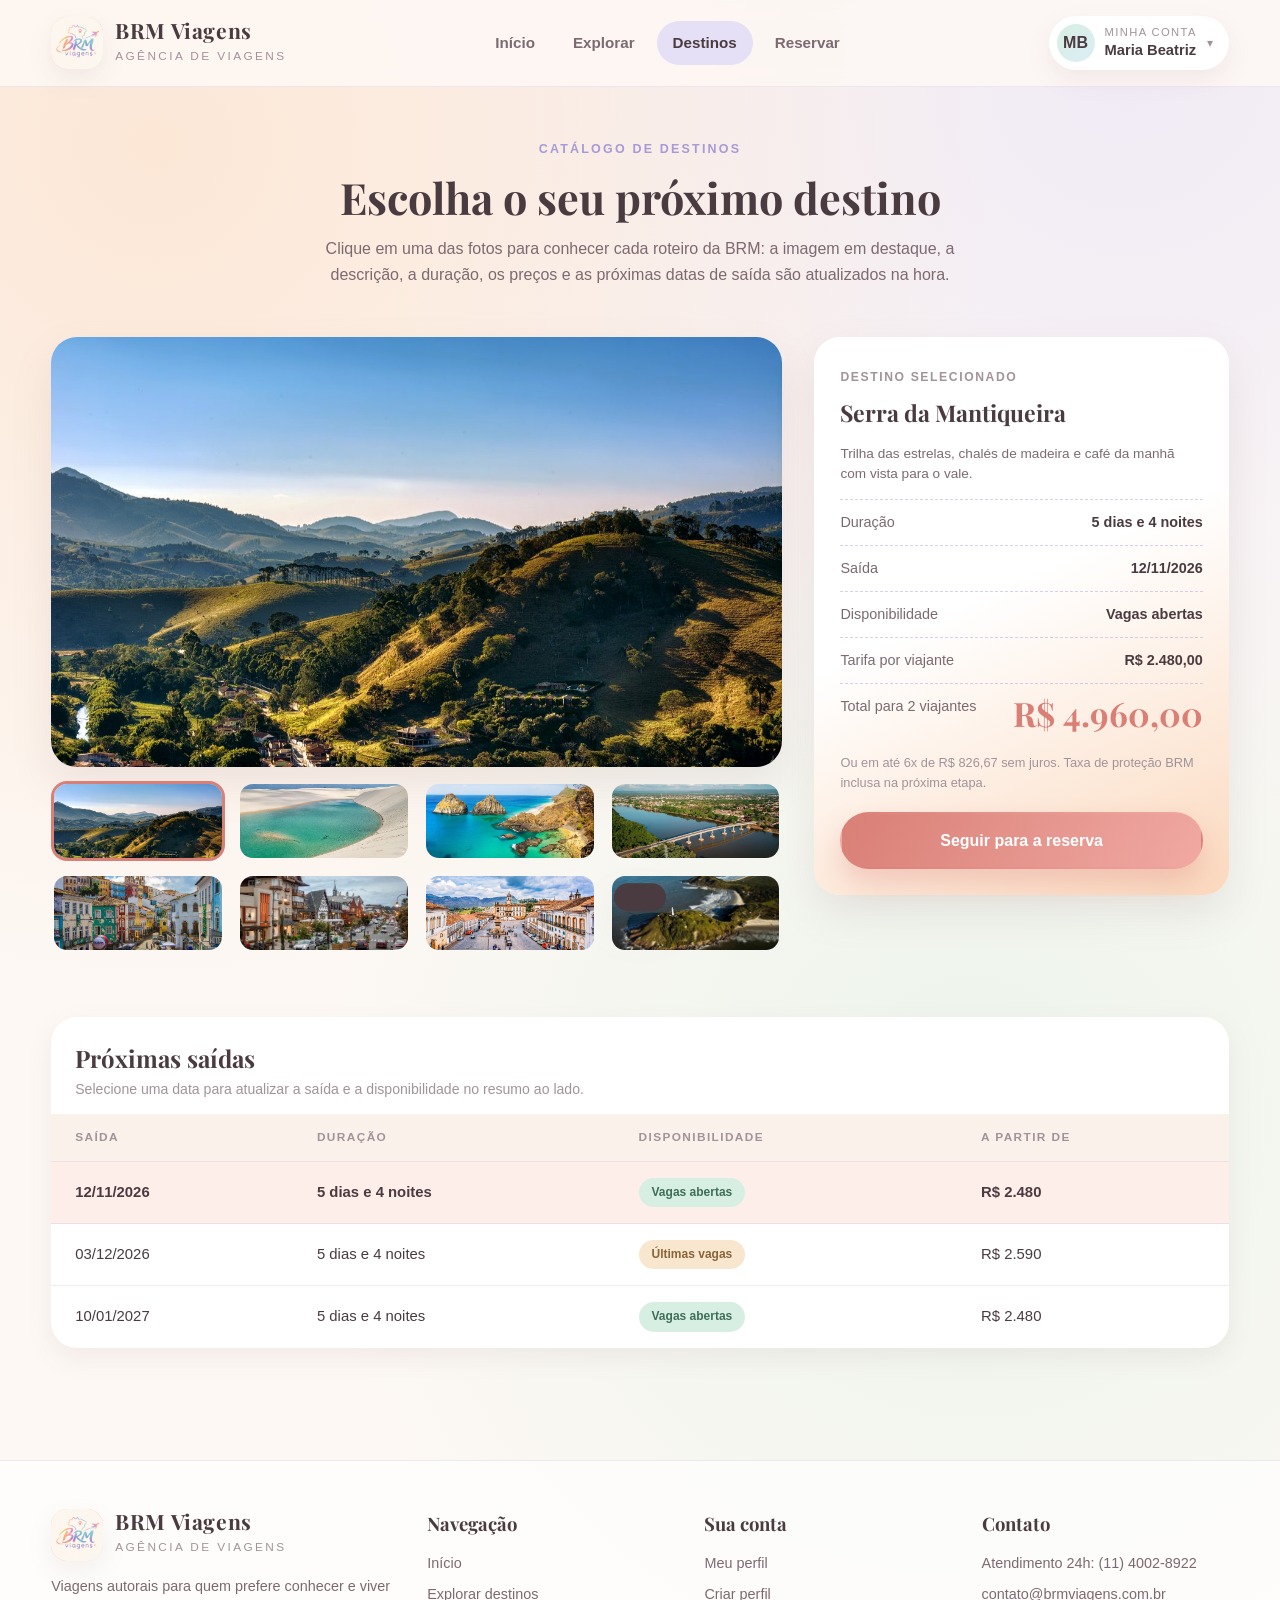
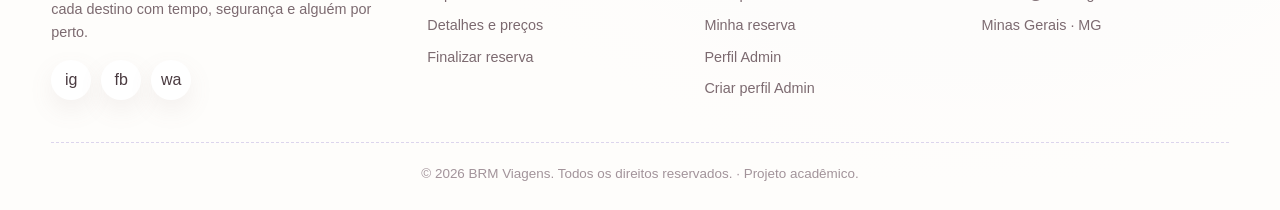
<file: BRM Viagens/destino.html>
<!DOCTYPE html>
<html lang="pt-BR">
<head>
  <meta charset="UTF-8">
  <meta name="viewport" content="width=device-width, initial-scale=1.0">
  <title>Destinos | BRM Viagens</title>
  <meta name="description" content="Explore os destinos da BRM Viagens: clique nas fotos para ver detalhes, datas de saída, disponibilidade e preços de cada roteiro.">
  <link rel="icon" href="imagens/favicon.png" type="image/png" sizes="32x32">
  <link rel="icon" href="imagens/icon-192.png" type="image/png" sizes="192x192">
  <link rel="apple-touch-icon" href="imagens/apple-touch-icon.png">
  <link rel="preconnect" href="https://fonts.googleapis.com">
  <link rel="preconnect" href="https://fonts.gstatic.com" crossorigin>
  <link href="https://fonts.googleapis.com/css2?family=Playfair+Display:ital,wght@0,600;0,700;1,600&display=swap" rel="stylesheet">
  <link rel="stylesheet" href="css/estilo.css">
</head>
<body>
  <a class="pular-para-conteudo" href="#conteudo">Ir para o conteúdo principal</a>

  <header class="topo">
    <div class="container topo__barra">
      <a class="marca" href="index.html" aria-label="BRM Viagens, página inicial">
        <span class="marca__logo">
          <img class="marca__logo-imagem" src="imagens/BRMviagens.jpeg" alt="" width="52" height="52">
        </span>
        <span class="marca__texto">
          <strong>BRM Viagens</strong>
          <span>Agência de Viagens</span>
        </span>
      </a>

      <nav class="navegacao" aria-label="Navegação principal">
        <a class="navegacao__link" href="index.html">Início</a>
        <a class="navegacao__link" href="explorar.html">Explorar</a>
        <a class="navegacao__link navegacao__link--ativo" href="destino.html">Destinos</a>
        <a class="navegacao__link" href="reserva.html">Reservar</a>
      </nav>

      <div class="topo__acoes">
        <div class="conta">
          <a class="perfil-atalho" href="perfil.html" aria-expanded="false" aria-haspopup="true" aria-controls="menuConta">
            <span class="perfil-atalho__avatar" aria-hidden="true">MB</span>
            <span class="perfil-atalho__info">
              <span>Minha conta</span>
              <strong>Maria Beatriz</strong>
            </span>
            <span class="perfil-atalho__seta" aria-hidden="true">▾</span>
          </a>

          <div class="conta__menu" id="menuConta" hidden>
            <div class="conta__cabecalho">
              <strong>Maria Beatriz</strong>
              <span>Viajante BRM desde abril de 2025</span>
            </div>

            <a class="conta__item" href="perfil.html">
              <span class="conta__icone" aria-hidden="true">👤</span>
              <span>
                <strong>Meu perfil</strong>
                <small>Dados e preferências de viagem</small>
              </span>
            </a>

            <a class="conta__item" href="reserva.html">
              <span class="conta__icone" aria-hidden="true">🎫</span>
              <span>
                <strong>Minhas reservas</strong>
                <small>Pagamentos, vouchers e pedidos</small>
              </span>
            </a>

            <a class="conta__item" href="criar-perfil.html">
              <span class="conta__icone" aria-hidden="true">✨</span>
              <span>
                <strong>Criar novo perfil</strong>
                <small>Cadastre outro viajante</small>
              </span>
            </a>

            <span class="conta__separador" role="separator"></span>

            <a class="conta__item" href="admin.html">
              <span class="conta__icone" aria-hidden="true">🛠</span>
              <span>
                <strong>Perfil Admin</strong>
                <small>Criar conta de administração</small>
              </span>
            </a>

            <span class="conta__separador" role="separator"></span>

            <a class="conta__item conta__item--sair" href="entrar.html">
              <span class="conta__icone" aria-hidden="true">🚪</span>
              <span>
                <strong>Sair</strong>
                <small>Encerrar sessão e voltar ao login</small>
              </span>
            </a>
          </div>
        </div>
      </div>
    </div>
  </header>

  <main id="conteudo">
    <section class="explorar__topo">
      <div class="container">
        <header class="secao__cabecalho">
          <span class="secao__etiqueta">Catálogo de destinos</span>
          <h1 class="secao__titulo">Escolha o seu próximo destino</h1>
          <p class="secao__descricao">
            Clique em uma das fotos para conhecer cada roteiro da BRM: a imagem em destaque, a
            descrição, a duração, os preços e as próximas datas de saída são atualizados na hora.
          </p>
        </header>
      </div>
    </section>

    <section class="container painel-destino">
      <div class="galeria">
        <div class="galeria__principal">
          <img id="imagemDestaque" src="imagens/mantigueira.jpeg"
            alt="Montanhas da Serra da Mantiqueira com trilha guiada" width="1200" height="800">
        </div>

        <div class="galeria__miniaturas" role="group" aria-label="Destinos disponíveis na BRM Viagens">
          <button class="miniatura miniatura--ativa" type="button" aria-pressed="true"
            data-chave="mantiqueira"
            data-imagem="imagens/mantigueira.jpeg"
            data-legenda="Montanhas da Serra da Mantiqueira com trilha guiada"
            data-pacote="Serra da Mantiqueira"
            data-descricao="Trilha das estrelas, chalés de madeira e café da manhã com vista para o vale."
            data-duracao="5 dias e 4 noites"
            data-preco="2480">
            <img src="imagens/mantigueira.jpeg" alt="Serra da Mantiqueira" width="1200" height="800">
          </button>
          <button class="miniatura" type="button" aria-pressed="false"
            data-chave="lencois"
            data-imagem="imagens/lencol.jpeg"
            data-legenda="Dunas dos Lençóis Maranhenses com lagoas entre as dunas"
            data-pacote="Lençóis Maranhenses"
            data-descricao="Caminhada entre dunas douradas, banhos nas lagoas e 4x4 pelo areal."
            data-duracao="6 dias e 5 noites"
            data-preco="3120">
            <img src="imagens/lencol.jpeg" alt="Lençóis Maranhenses" width="1200" height="800">
          </button>
          <button class="miniatura" type="button" aria-pressed="false"
            data-chave="noronha"
            data-imagem="imagens/Noronha.jpeg"
            data-legenda="Praia de Fernando de Noronha com mar turquesa"
            data-pacote="Fernando de Noronha"
            data-descricao="Pousada boutique na ilha, passeio de barco e observação de golfinhos-piloto."
            data-duracao="7 dias e 6 noites"
            data-preco="4890">
            <img src="imagens/Noronha.jpeg" alt="Fernando de Noronha" width="1200" height="807">
          </button>
          <button class="miniatura" type="button" aria-pressed="false"
            data-chave="pantanal"
            data-imagem="imagens/pantanal.jpeg"
            data-legenda="Pantanal com lagoas, vegetação e fauna nativa"
            data-pacote="Pantanal"
            data-descricao="Safari fotográfico em veículo aberto, pôr do sol no rio e hospedagem em fazenda."
            data-duracao="4 dias e 3 noites"
            data-preco="2950">
            <img src="imagens/pantanal.jpeg" alt="Pantanal" width="1127" height="600">
          </button>
          <button class="miniatura" type="button" aria-pressed="false"
            data-chave="salvador"
            data-imagem="imagens/salvador.jpeg"
            data-legenda="Salvador com casas coloridas à beira-mar"
            data-pacote="Salvador Pelourinho"
            data-descricao="Roteiro afro-religioso, mercado e show de maracatu com guia local."
            data-duracao="4 dias e 3 noites"
            data-preco="1780">
            <img src="imagens/salvador.jpeg" alt="Salvador Pelourinho" width="900" height="553">
          </button>
          <button class="miniatura" type="button" aria-pressed="false"
            data-chave="gramado"
            data-imagem="imagens/Gramado.jpeg"
            data-legenda="Gramado com casas de estilo europeu e jardins floridos"
            data-pacote="Gramado &amp; Canela"
            data-descricao="Passeio de trem, gôndola na serra e chocolate artesanal para todas as idades."
            data-duracao="5 dias e 4 noites"
            data-preco="1980">
            <img src="imagens/Gramado.jpeg" alt="Gramado e Canela" width="419" height="279">
          </button>
          <button class="miniatura" type="button" aria-pressed="false"
            data-chave="ouropreto"
            data-imagem="imagens/ouropreto.jpeg"
            data-legenda="Ouro Preto com casario colonial e torres de igreja"
            data-pacote="Ouro Preto"
            data-descricao="Circuito das Igrejinhas, ateliês abertos e história em cada esquina barroca."
            data-duracao="3 dias e 2 noites"
            data-preco="1640">
            <img src="imagens/ouropreto.jpeg" alt="Ouro Preto" width="1200" height="800">
          </button>
          <button class="miniatura" type="button" aria-pressed="false"
            data-chave="ilhademel"
            data-imagem="imagens/ilhasdemel.jpeg"
            data-legenda="Ilha do Mel com praia de água clara e barco de passeio"
            data-pacote="Ilha do Mel"
            data-descricao="Barco pela baía, trilhas na Mata Atlântica e almoço de peixe à beira-mar."
            data-duracao="4 dias e 3 noites"
            data-preco="2150">
            <img src="imagens/ilhasdemel.jpeg" alt="Ilha do Mel" width="679" height="451">
          </button>
        </div>
      </div>

      <aside class="painel-lateral" aria-label="Resumo do destino selecionado">
        <span class="painel-lateral__etiqueta">Destino selecionado</span>
        <h2 class="painel-lateral__titulo" data-painel="pacote">Serra da Mantiqueira</h2>
        <p class="painel-lateral__descricao" data-painel="descricao">
          Trilha das estrelas, chalés de madeira e café da manhã com vista para o vale.
        </p>

        <div class="painel-lateral__linha">
          <span>Duração</span>
          <strong data-painel="duracao">5 dias e 4 noites</strong>
        </div>
        <div class="painel-lateral__linha">
          <span>Saída</span>
          <strong data-painel="saida">12/11/2026</strong>
        </div>
        <div class="painel-lateral__linha">
          <span>Disponibilidade</span>
          <strong data-painel="disponibilidade">Vagas abertas</strong>
        </div>
        <div class="painel-lateral__linha">
          <span>Tarifa por viajante</span>
          <strong data-painel="tarifa">R$ 2.480,00</strong>
        </div>
        <div class="painel-lateral__linha">
          <span>Total para 2 viajantes</span>
          <strong class="painel-lateral__preco" data-painel="total">R$ 4.960,00</strong>
        </div>

        <p class="painel-lateral__obs" data-painel="parcelas">
          Ou em até 6x de R$ 826,67 sem juros. Taxa de proteção BRM inclusa na próxima etapa.
        </p>

        <a class="botao botao--primario" href="reserva.html">Seguir para a reserva</a>
      </aside>
    </section>

    <section class="container" style="padding-bottom: 72px;">
      <div class="tabela-envolucro">
        <div class="tabela-envolucro__cabecalho">
          <h2>Próximas saídas</h2>
          <p>Selecione uma data para atualizar a saída e a disponibilidade no resumo ao lado.</p>
        </div>

        <table class="tabela">
          <thead>
            <tr>
              <th scope="col">Saída</th>
              <th scope="col">Duração</th>
              <th scope="col">Disponibilidade</th>
              <th scope="col">A partir de</th>
            </tr>
          </thead>
          <tbody id="destinoSaidas">
            <tr class="tabela__linha tabela__linha--ativa" tabindex="0"
              data-saida="12/11/2026" data-disponibilidade="Vagas abertas">
              <td>12/11/2026</td>
              <td>5 dias e 4 noites</td>
              <td><span class="selo-disponibilidade selo-disponibilidade--vagas">Vagas abertas</span></td>
              <td>R$ 2.480</td>
            </tr>
          </tbody>
        </table>
      </div>
    </section>
  </main>

  <footer class="rodape">
    <div class="container">
      <div class="rodape__grade">
        <div>
          <a class="marca" href="index.html">
            <span class="marca__logo">
              <img class="marca__logo-imagem" src="imagens/BRMviagens.jpeg" alt="" width="52" height="52">
            </span>
            <span class="marca__texto">
              <strong>BRM Viagens</strong>
              <span>Agência de Viagens</span>
            </span>
          </a>
          <p style="margin-top: 14px;">Viagens autorais para quem prefere conhecer e viver cada destino com tempo, segurança e alguém por perto.</p>
          <div class="rodape__social">
            <a href="#" aria-label="Instagram da BRM Viagens">ig</a>
            <a href="#" aria-label="Facebook da BRM Viagens">fb</a>
            <a href="#" aria-label="WhatsApp da BRM Viagens">wa</a>
          </div>
        </div>

        <div>
          <h3>Navegação</h3>
          <ul>
            <li><a href="index.html">Início</a></li>
            <li><a href="explorar.html">Explorar destinos</a></li>
            <li><a href="destino.html">Detalhes e preços</a></li>
            <li><a href="reserva.html">Finalizar reserva</a></li>
          </ul>
        </div>

        <div>
          <h3>Sua conta</h3>
          <ul>
            <li><a href="perfil.html">Meu perfil</a></li>
            <li><a href="criar-perfil.html">Criar perfil</a></li>
            <li><a href="reserva.html#minhaReserva">Minha reserva</a></li>
            <li><a href="admin.html">Perfil Admin</a></li>
            <li><a href="criar-admin.html">Criar perfil Admin</a></li>
          </ul>
        </div>

        <div>
          <h3>Contato</h3>
          <ul>
            <li>Atendimento 24h: (11) 4002-8922</li>
            <li>contato@brmviagens.com.br</li>
            <li>Minas Gerais · MG</li>
          </ul>
        </div>
      </div>

      <div class="rodape__base">© 2026 BRM Viagens. Todos os direitos reservados. · Projeto acadêmico.</div>
    </div>
  </footer>

  <div class="toast" role="status" aria-live="polite"></div>

  <script src="js/script.js"></script>
</body>
</html>
</file>
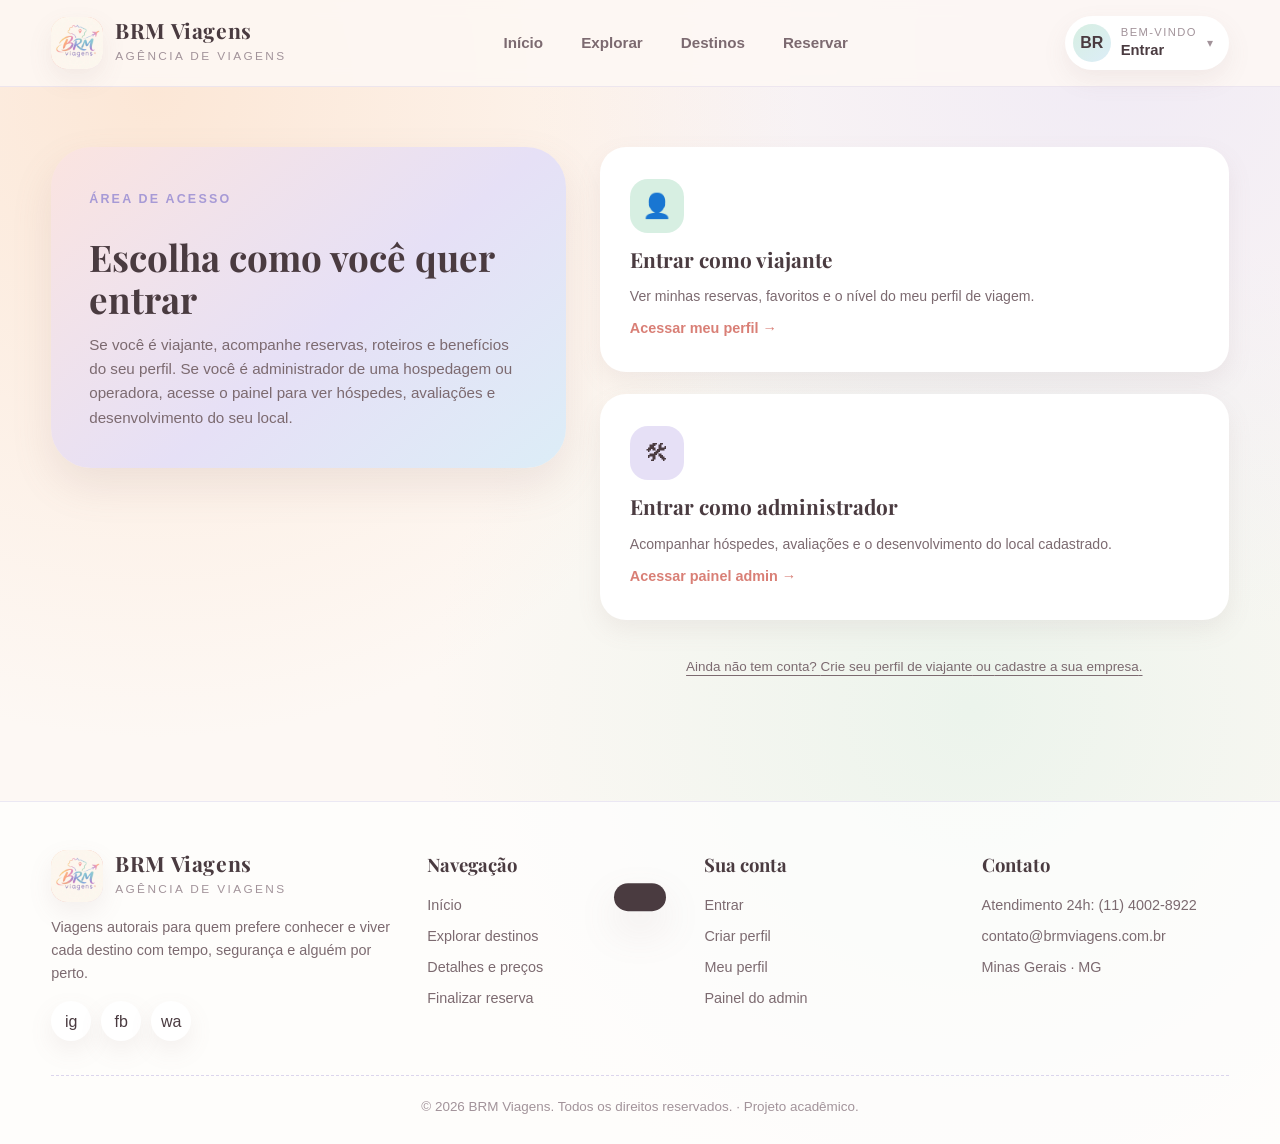
<file: BRM Viagens/entrar.html>
<!DOCTYPE html>
<html lang="pt-BR">
<head>
  <meta charset="UTF-8">
  <meta name="viewport" content="width=device-width, initial-scale=1.0">
  <title>Entrar | BRM Viagens</title>
  <meta name="description" content="Entre na sua conta BRM Viagens como viajante ou como administrador.">
  <link rel="icon" href="imagens/favicon.png" type="image/png" sizes="32x32">
  <link rel="icon" href="imagens/icon-192.png" type="image/png" sizes="192x192">
  <link rel="apple-touch-icon" href="imagens/apple-touch-icon.png">
  <link rel="preconnect" href="https://fonts.googleapis.com">
  <link rel="preconnect" href="https://fonts.gstatic.com" crossorigin>
  <link href="https://fonts.googleapis.com/css2?family=Playfair+Display:ital,wght@0,600;0,700;1,600&display=swap" rel="stylesheet">
  <link rel="stylesheet" href="css/estilo.css">
</head>
<body>
  <a class="pular-para-conteudo" href="#conteudo">Ir para o conteúdo principal</a>

  <header class="topo">
    <div class="container topo__barra">
      <a class="marca" href="index.html" aria-label="BRM Viagens, página inicial">
        <span class="marca__logo">
          <img class="marca__logo-imagem" src="imagens/BRMviagens.jpeg" alt="" width="52" height="52">
        </span>
        <span class="marca__texto">
          <strong>BRM Viagens</strong>
          <span>Agência de Viagens</span>
        </span>
      </a>

      <nav class="navegacao" aria-label="Navegação principal">
        <a class="navegacao__link" href="index.html">Início</a>
        <a class="navegacao__link" href="explorar.html">Explorar</a>
        <a class="navegacao__link" href="destino.html">Destinos</a>
        <a class="navegacao__link" href="reserva.html">Reservar</a>
      </nav>

      <div class="topo__acoes">
        <div class="conta">
          <a class="perfil-atalho" href="entrar.html" aria-expanded="false" aria-haspopup="true" aria-controls="menuConta">
            <span class="perfil-atalho__avatar" aria-hidden="true">BR</span>
            <span class="perfil-atalho__info">
              <span>Bem-vindo</span>
              <strong>Entrar</strong>
            </span>
            <span class="perfil-atalho__seta" aria-hidden="true">▾</span>
          </a>

          <div class="conta__menu" id="menuConta" hidden>
            <div class="conta__cabecalho">
              <strong>Acesso BRM</strong>
              <span>Escolha o seu tipo de conta</span>
            </div>

            <a class="conta__item" href="perfil.html">
              <span class="conta__icone" aria-hidden="true">👤</span>
              <span>
                <strong>Entrar como viajante</strong>
                <small>Acessar o meu perfil</small>
              </span>
            </a>

            <a class="conta__item" href="painel-admin.html">
              <span class="conta__icone" aria-hidden="true">🛠</span>
              <span>
                <strong>Entrar como administrador</strong>
                <small>Acessar o painel do admin</small>
              </span>
            </a>

            <span class="conta__separador" role="separator"></span>

            <a class="conta__item" href="criar-perfil.html">
              <span class="conta__icone" aria-hidden="true">✨</span>
              <span>
                <strong>Criar novo perfil</strong>
                <small>Cadastre outro viajante</small>
              </span>
            </a>

            <a class="conta__item" href="criar-admin.html">
              <span class="conta__icone" aria-hidden="true">🏢</span>
              <span>
                <strong>Criar perfil Admin</strong>
                <small>Cadastre a sua empresa</small>
              </span>
            </a>
          </div>
        </div>
      </div>
    </div>
  </header>

  <main id="conteudo">
    <section class="entrar">
      <div class="container entrar__grade">
        <aside class="entrar__info">
          <span class="secao__etiqueta">Área de acesso</span>
          <h1>Escolha como você quer entrar</h1>
          <p>
            Se você é viajante, acompanhe reservas, roteiros e benefícios do seu perfil.
            Se você é administrador de uma hospedagem ou operadora, acesse o painel para
            ver hóspedes, avaliações e desenvolvimento do seu local.
          </p>
        </aside>

        <div class="entrar__opcoes">
          <a class="entrar-opcao entrar-opcao--viajante" href="perfil.html">
            <span class="entrar-opcao__icone" aria-hidden="true">👤</span>
            <strong>Entrar como viajante</strong>
            <span class="entrar-opcao__texto">
              Ver minhas reservas, favoritos e o nível do meu perfil de viagem.
            </span>
            <span class="entrar-opcao__link">Acessar meu perfil →</span>
          </a>

          <a class="entrar-opcao entrar-opcao--admin" href="painel-admin.html">
            <span class="entrar-opcao__icone" aria-hidden="true">🛠</span>
            <strong>Entrar como administrador</strong>
            <span class="entrar-opcao__texto">
              Acompanhar hóspedes, avaliações e o desenvolvimento do local cadastrado.
            </span>
            <span class="entrar-opcao__link">Acessar painel admin →</span>
          </a>

          <p class="link-mini">
            Ainda não tem conta?
            <a href="criar-perfil.html">Crie seu perfil de viajante</a>
            ou
            <a href="criar-admin.html">cadastre a sua empresa</a>.
          </p>
        </div>
      </div>
    </section>
  </main>

  <footer class="rodape">
    <div class="container">
      <div class="rodape__grade">
        <div>
          <a class="marca" href="index.html">
            <span class="marca__logo">
              <img class="marca__logo-imagem" src="imagens/BRMviagens.jpeg" alt="" width="52" height="52">
            </span>
            <span class="marca__texto">
              <strong>BRM Viagens</strong>
              <span>Agência de Viagens</span>
            </span>
          </a>
          <p style="margin-top: 14px;">Viagens autorais para quem prefere conhecer e viver cada destino com tempo, segurança e alguém por perto.</p>
          <div class="rodape__social">
            <a href="#" aria-label="Instagram da BRM Viagens">ig</a>
            <a href="#" aria-label="Facebook da BRM Viagens">fb</a>
            <a href="#" aria-label="WhatsApp da BRM Viagens">wa</a>
          </div>
        </div>

        <div>
          <h3>Navegação</h3>
          <ul>
            <li><a href="index.html">Início</a></li>
            <li><a href="explorar.html">Explorar destinos</a></li>
            <li><a href="destino.html">Detalhes e preços</a></li>
            <li><a href="reserva.html">Finalizar reserva</a></li>
          </ul>
        </div>

        <div>
          <h3>Sua conta</h3>
          <ul>
            <li><a href="entrar.html">Entrar</a></li>
            <li><a href="criar-perfil.html">Criar perfil</a></li>
            <li><a href="perfil.html">Meu perfil</a></li>
            <li><a href="painel-admin.html">Painel do admin</a></li>
          </ul>
        </div>

        <div>
          <h3>Contato</h3>
          <ul>
            <li>Atendimento 24h: (11) 4002-8922</li>
            <li>contato@brmviagens.com.br</li>
            <li>Minas Gerais · MG</li>
          </ul>
        </div>
      </div>

      <div class="rodape__base">© 2026 BRM Viagens. Todos os direitos reservados. · Projeto acadêmico.</div>
    </div>
  </footer>

  <div class="toast" role="status" aria-live="polite"></div>
  <script src="js/script.js"></script>
</body>
</html>
</file>
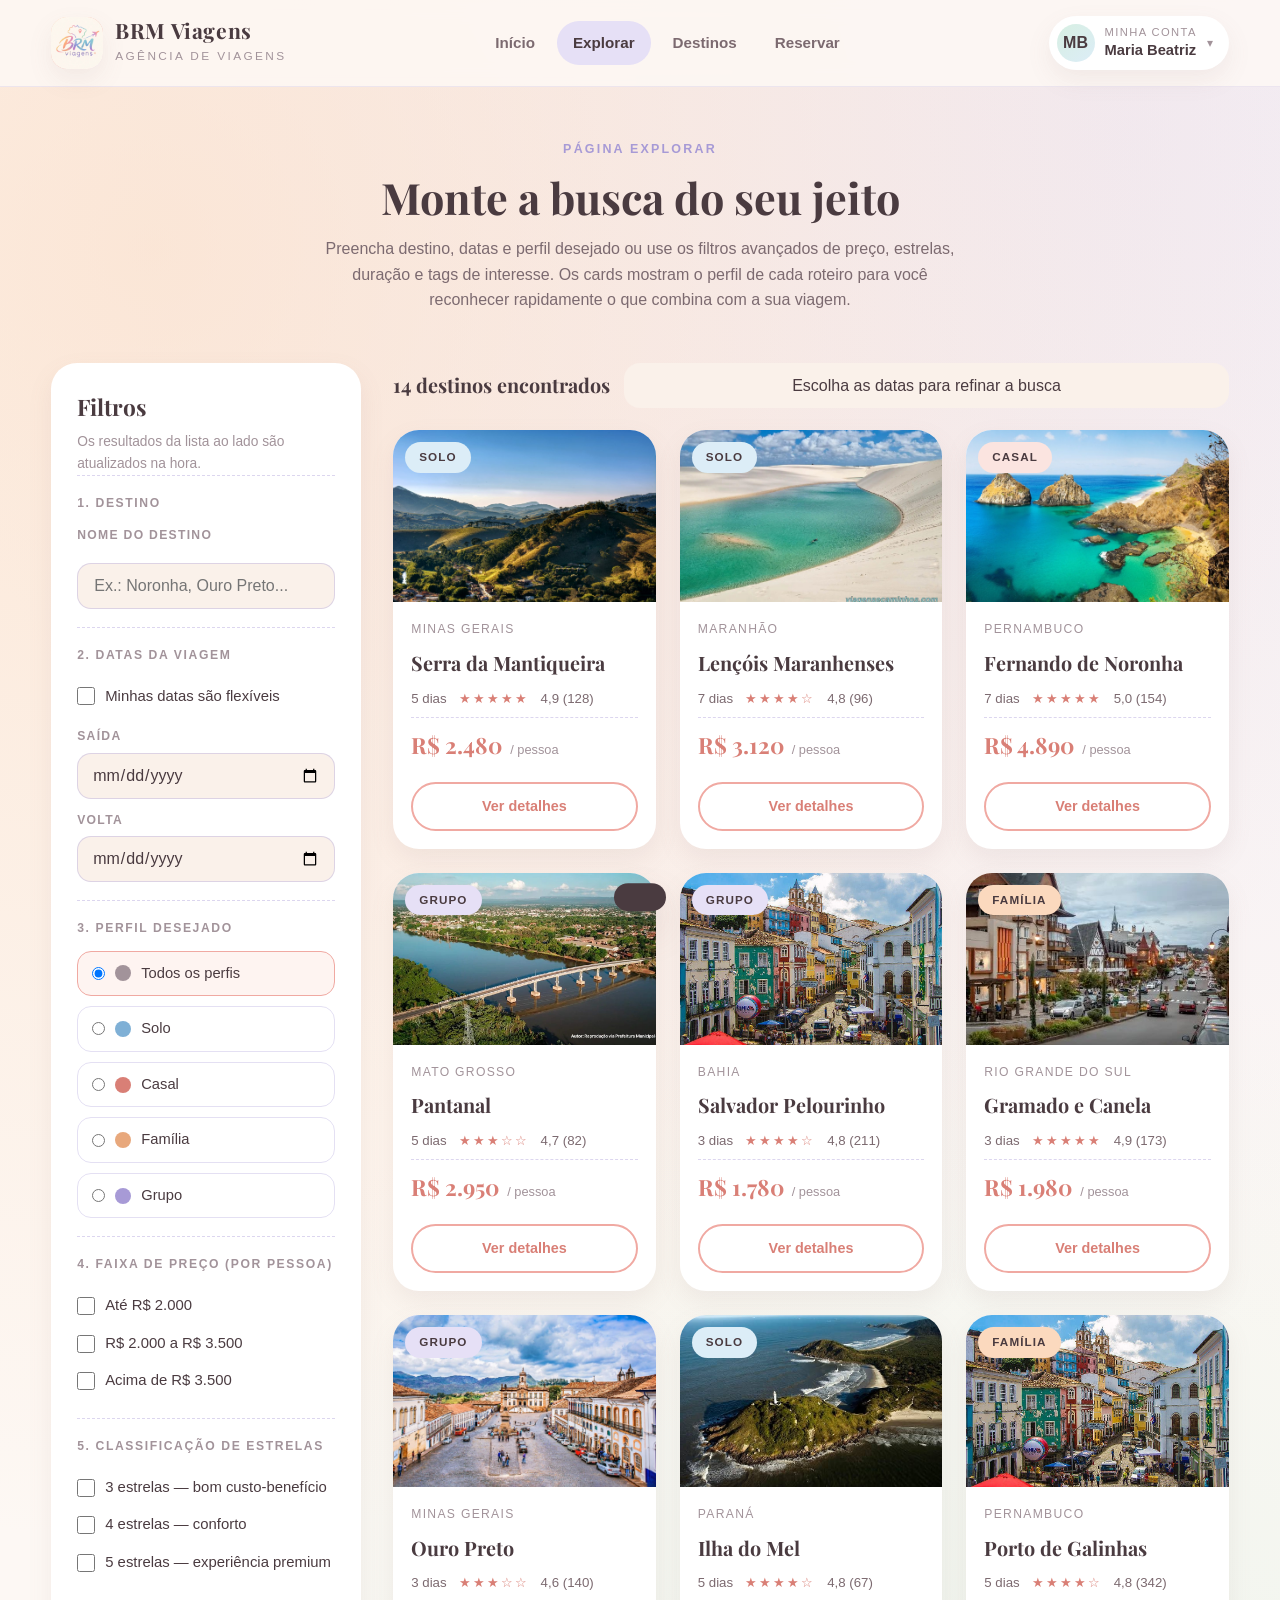
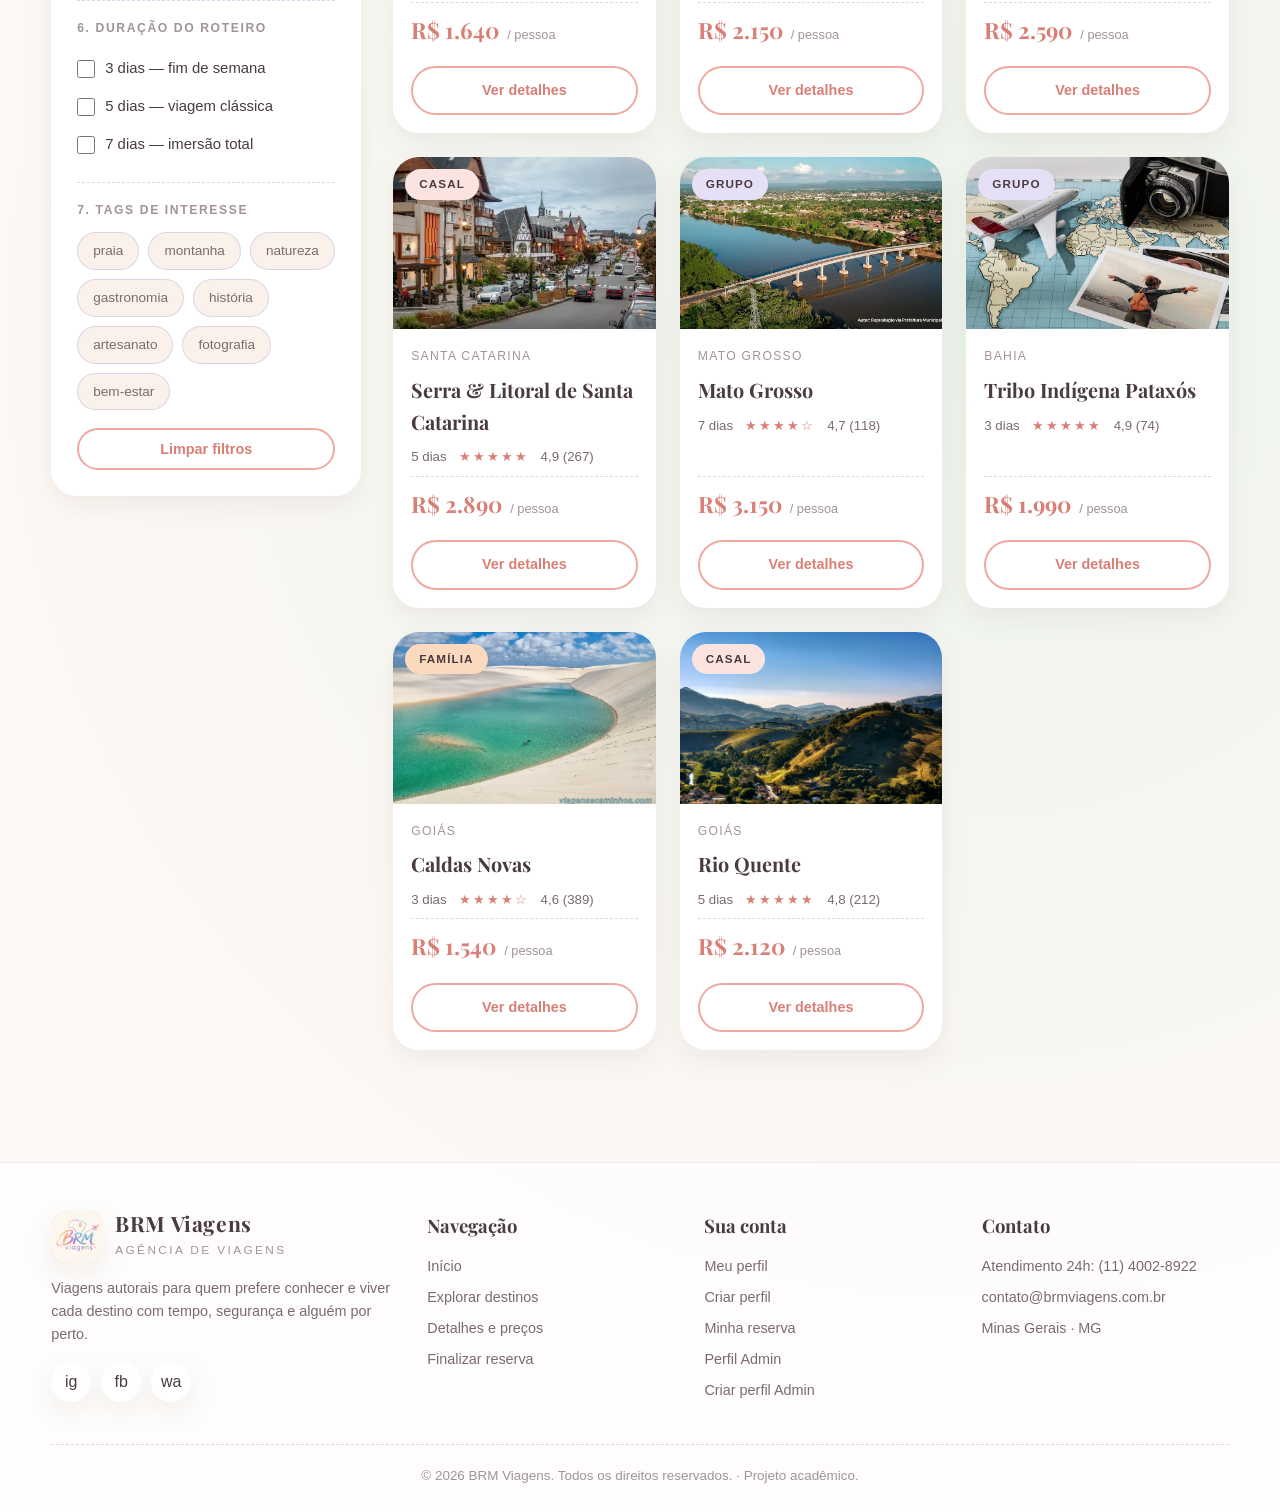
<file: BRM Viagens/explorar.html>
<!DOCTYPE html>
<html lang="pt-BR">
<head>
  <meta charset="UTF-8">
  <meta name="viewport" content="width=device-width, initial-scale=1.0">
  <title>Explorar destinos | BRM Viagens</title>
  <meta name="description" content="Use destino, datas, perfil, faixa de preço, estrelas, duração e tags de interesse para encontrar o roteiro ideal.">
  <link rel="icon" href="imagens/favicon.png" type="image/png" sizes="32x32">
  <link rel="icon" href="imagens/icon-192.png" type="image/png" sizes="192x192">
  <link rel="apple-touch-icon" href="imagens/apple-touch-icon.png">
  <link rel="preconnect" href="https://fonts.googleapis.com">
  <link rel="preconnect" href="https://fonts.gstatic.com" crossorigin>
  <link href="https://fonts.googleapis.com/css2?family=Playfair+Display:ital,wght@0,600;0,700;1,600&display=swap" rel="stylesheet">
  <link rel="stylesheet" href="css/estilo.css">
</head>
<body>
  <a class="pular-para-conteudo" href="#conteudo">Ir para o conteúdo principal</a>

  <header class="topo">
    <div class="container topo__barra">
      <a class="marca" href="index.html" aria-label="BRM Viagens, página inicial">
        <span class="marca__logo">
          <img class="marca__logo-imagem" src="imagens/BRMviagens.jpeg" alt="" width="52" height="52">
        </span>
        <span class="marca__texto">
          <strong>BRM Viagens</strong>
          <span>Agência de Viagens</span>
        </span>
      </a>

      <nav class="navegacao" aria-label="Navegação principal">
        <a class="navegacao__link" href="index.html">Início</a>
        <a class="navegacao__link navegacao__link--ativo" href="explorar.html">Explorar</a>
        <a class="navegacao__link" href="destino.html">Destinos</a>
        <a class="navegacao__link" href="reserva.html">Reservar</a>
      </nav>

      <div class="topo__acoes">
        <div class="conta">
          <a class="perfil-atalho" href="perfil.html" aria-expanded="false" aria-haspopup="true" aria-controls="menuConta">
            <span class="perfil-atalho__avatar" aria-hidden="true">MB</span>
            <span class="perfil-atalho__info">
              <span>Minha conta</span>
              <strong>Maria Beatriz</strong>
            </span>
            <span class="perfil-atalho__seta" aria-hidden="true">▾</span>
          </a>

          <div class="conta__menu" id="menuConta" hidden>
            <div class="conta__cabecalho">
              <strong>Maria Beatriz</strong>
              <span>Viajante BRM desde abril de 2025</span>
            </div>

            <a class="conta__item" href="perfil.html">
              <span class="conta__icone" aria-hidden="true">👤</span>
              <span>
                <strong>Meu perfil</strong>
                <small>Dados e preferências de viagem</small>
              </span>
            </a>

            <a class="conta__item" href="reserva.html">
              <span class="conta__icone" aria-hidden="true">🎫</span>
              <span>
                <strong>Minhas reservas</strong>
                <small>Pagamentos, vouchers e pedidos</small>
              </span>
            </a>

            <a class="conta__item" href="criar-perfil.html">
              <span class="conta__icone" aria-hidden="true">✨</span>
              <span>
                <strong>Criar novo perfil</strong>
                <small>Cadastre outro viajante</small>
              </span>
            </a>

            <span class="conta__separador" role="separator"></span>

            <a class="conta__item" href="admin.html">
              <span class="conta__icone" aria-hidden="true">🛠</span>
              <span>
                <strong>Perfil Admin</strong>
                <small>Criar conta de administração</small>
              </span>
            </a>

            <span class="conta__separador" role="separator"></span>

            <a class="conta__item conta__item--sair" href="entrar.html">
              <span class="conta__icone" aria-hidden="true">🚪</span>
              <span>
                <strong>Sair</strong>
                <small>Encerrar sessão e voltar ao login</small>
              </span>
            </a>
          </div>
        </div>
      </div>
    </div>
  </header>

  <main id="conteudo">
    <section class="explorar__topo">
      <div class="container">
        <header class="secao__cabecalho">
          <span class="secao__etiqueta">Página Explorar</span>
          <h1 class="secao__titulo">Monte a busca do seu jeito</h1>
          <p class="secao__descricao">
            Preencha destino, datas e perfil desejado ou use os filtros avançados de preço,
            estrelas, duração e tags de interesse. Os cards mostram o perfil de cada roteiro
            para você reconhecer rapidamente o que combina com a sua viagem.
          </p>
        </header>
      </div>
    </section>

    <section class="container explorar__grade">
      <aside class="painel-filtros" id="painelExplorar" aria-label="Filtros de busca">
        <h2 class="painel-filtros__titulo">Filtros</h2>
        <p class="painel-filtros__ajuda">Os resultados da lista ao lado são atualizados na hora.</p>

        <div class="grupo-filtro">
          <p class="grupo-filtro__titulo">1. Destino</p>
          <div class="campo">
            <label for="explorarBusca" class="grupo-filtro__titulo">Nome do destino</label>
            <input type="search" id="explorarBusca" placeholder="Ex.: Noronha, Ouro Preto..." autocomplete="off">
          </div>
        </div>

        <div class="grupo-filtro">
          <p class="grupo-filtro__titulo">2. Datas da viagem</p>
          <label class="opcao" for="datasFlexiveis">
            <input type="checkbox" id="datasFlexiveis" name="datasFlexiveis">
            Minhas datas são flexíveis
          </label>
          <div class="linha-campos" id="blocoDatas">
            <div class="campo">
              <label for="datasSaida">Saída</label>
              <input type="date" id="datasSaida" name="saida">
            </div>
            <div class="campo">
              <label for="datasVolta">Volta</label>
              <input type="date" id="datasVolta" name="volta">
            </div>
          </div>
        </div>

        <div class="grupo-filtro">
          <p class="grupo-filtro__titulo">3. Perfil desejado</p>
          <div class="opcoes-perfil" role="radiogroup" aria-label="Perfil de viajante">
            <label class="opcao-perfil">
              <input type="radio" name="perfil" value="todos" checked>
              <span class="opcao-perfil__ponto" style="background: var(--tinta-clara);" aria-hidden="true"></span>
              Todos os perfis
            </label>
            <label class="opcao-perfil">
              <input type="radio" name="perfil" value="solo">
              <span class="opcao-perfil__ponto opcao-perfil__ponto--solo" aria-hidden="true"></span>
              Solo
            </label>
            <label class="opcao-perfil">
              <input type="radio" name="perfil" value="casal">
              <span class="opcao-perfil__ponto opcao-perfil__ponto--casal" aria-hidden="true"></span>
              Casal
            </label>
            <label class="opcao-perfil">
              <input type="radio" name="perfil" value="familia">
              <span class="opcao-perfil__ponto opcao-perfil__ponto--familia" aria-hidden="true"></span>
              Família
            </label>
            <label class="opcao-perfil">
              <input type="radio" name="perfil" value="grupo">
              <span class="opcao-perfil__ponto opcao-perfil__ponto--grupo" aria-hidden="true"></span>
              Grupo
            </label>
          </div>
        </div>

        <div class="grupo-filtro">
          <p class="grupo-filtro__titulo">4. Faixa de preço (por pessoa)</p>
          <label class="opcao" for="precoAte2000">
            <input type="checkbox" id="precoAte2000" name="preco" value="0" data-min="0" data-max="2000">
            Até R$ 2.000
          </label>
          <label class="opcao" for="preco2000a3500">
            <input type="checkbox" id="preco2000a3500" name="preco" value="2000" data-min="2000" data-max="3500">
            R$ 2.000 a R$ 3.500
          </label>
          <label class="opcao" for="precoAcima3500">
            <input type="checkbox" id="precoAcima3500" name="preco" value="3500" data-min="3500">
            Acima de R$ 3.500
          </label>
        </div>

        <div class="grupo-filtro">
          <p class="grupo-filtro__titulo">5. Classificação de estrelas</p>
          <label class="opcao" for="estrelas3">
            <input type="checkbox" id="estrelas3" name="estrelas" value="3">
            3 estrelas — bom custo-benefício
          </label>
          <label class="opcao" for="estrelas4">
            <input type="checkbox" id="estrelas4" name="estrelas" value="4">
            4 estrelas — conforto
          </label>
          <label class="opcao" for="estrelas5">
            <input type="checkbox" id="estrelas5" name="estrelas" value="5">
            5 estrelas — experiência premium
          </label>
        </div>

        <div class="grupo-filtro">
          <p class="grupo-filtro__titulo">6. Duração do roteiro</p>
          <label class="opcao" for="duracao3">
            <input type="checkbox" id="duracao3" name="duracao" value="3">
            3 dias — fim de semana
          </label>
          <label class="opcao" for="duracao5">
            <input type="checkbox" id="duracao5" name="duracao" value="5">
            5 dias — viagem clássica
          </label>
          <label class="opcao" for="duracao7">
            <input type="checkbox" id="duracao7" name="duracao" value="7">
            7 dias — imersão total
          </label>
        </div>

        <div class="grupo-filtro">
          <p class="grupo-filtro__titulo">7. Tags de interesse</p>
          <div class="tags">
            <label class="tag">
              <input type="checkbox" name="tag" value="praia" hidden> praia
            </label>
            <label class="tag">
              <input type="checkbox" name="tag" value="montanha" hidden> montanha
            </label>
            <label class="tag">
              <input type="checkbox" name="tag" value="natureza" hidden> natureza
            </label>
            <label class="tag">
              <input type="checkbox" name="tag" value="gastronomia" hidden> gastronomia
            </label>
            <label class="tag">
              <input type="checkbox" name="tag" value="historia" hidden> história
            </label>
            <label class="tag">
              <input type="checkbox" name="tag" value="artesanato" hidden> artesanato
            </label>
            <label class="tag">
              <input type="checkbox" name="tag" value="fotografia" hidden> fotografia
            </label>
            <label class="tag">
              <input type="checkbox" name="tag" value="bem-estar" hidden> bem-estar
            </label>
          </div>
        </div>

        <button class="botao botao--claro botao--pequeno" type="button" id="limparFiltros" style="width: 100%;">
          Limpar filtros
        </button>
      </aside>

      <div>
        <div class="barra-resultados">
          <strong id="contadorExplorar">14 destinos encontrados</strong>
          <span class="numero" style="box-shadow: none; background: var(--creme-2); padding: 10px 18px;" id="periodoEscolhido">
            Escolha as datas para refinar a busca
          </span>
        </div>

        <!--
          ===== ONDE TROCAR AS IMAGENS E OS PREÇOS DESTES CARDS =====
          * Imagem: troque o src dentro de <div class="cartao__foto">.
          * Preço exibido: em <div class="cartao__preco">.
          * Preço usado pelos filtros: atributo data-preco do <article class="cartao">.
        -->
        <div class="grade-cartoes" id="gradeExplorar">

          <article class="cartao"
            data-nome="Serra da Mantiqueira"
            data-perfil="solo casal familia grupo"
            data-preco="2480"
            data-estrelas="5"
            data-duracao="5"
            data-tags="montanha natureza fotografia bem-estar">
            <div class="cartao__foto">
              <img src="imagens/mantigueira.jpeg" alt="Montanhas da Serra da Mantiqueira" width="1200" height="800">
              <span class="cartao__perfil cartao__perfil--solo">Solo</span>
            </div>
            <div class="cartao__corpo">
              <span class="cartao__local">Minas Gerais</span>
              <h3 class="cartao__nome">Serra da Mantiqueira</h3>
              <div class="cartao__info">
                <span>5 dias</span>
                <span class="estrelas" aria-hidden="true">★★★★★</span>
                <span>4,9 (128)</span>
              </div>
              <div class="cartao__preco">
                <strong>R$ 2.480</strong>
                <span>/ pessoa</span>
              </div>
            </div>
            <div class="cartao__acoes">
              <a class="botao botao--claro botao--pequeno" href="destino.html">Ver detalhes</a>
            </div>
          </article>

          <article class="cartao"
            data-nome="Lençóis Maranhenses"
            data-perfil="solo casal grupo"
            data-preco="3120"
            data-estrelas="4"
            data-duracao="7"
            data-tags="natureza fotografia bem-estar">
            <div class="cartao__foto">
              <img src="imagens/lencol.jpeg" alt="Dunas dos Lençóis Maranhenses" width="1200" height="800">
              <span class="cartao__perfil cartao__perfil--solo">Solo</span>
            </div>
            <div class="cartao__corpo">
              <span class="cartao__local">Maranhão</span>
              <h3 class="cartao__nome">Lençóis Maranhenses</h3>
              <div class="cartao__info">
                <span>7 dias</span>
                <span class="estrelas" aria-hidden="true">★★★★☆</span>
                <span>4,8 (96)</span>
              </div>
              <div class="cartao__preco">
                <strong>R$ 3.120</strong>
                <span>/ pessoa</span>
              </div>
            </div>
            <div class="cartao__acoes">
              <a class="botao botao--claro botao--pequeno" href="destino.html">Ver detalhes</a>
            </div>
          </article>

          <article class="cartao"
            data-nome="Fernando de Noronha"
            data-perfil="grupo casal familia"
            data-preco="4890"
            data-estrelas="5"
            data-duracao="7"
            data-tags="praia natureza fotografia bem-estar">
            <div class="cartao__foto">
              <img src="imagens/Noronha.jpeg" alt="Praia de Fernando de Noronha" width="1200" height="807">
              <span class="cartao__perfil cartao__perfil--casal">Casal</span>
            </div>
            <div class="cartao__corpo">
              <span class="cartao__local">Pernambuco</span>
              <h3 class="cartao__nome">Fernando de Noronha</h3>
              <div class="cartao__info">
                <span>7 dias</span>
                <span class="estrelas" aria-hidden="true">★★★★★</span>
                <span>5,0 (154)</span>
              </div>
              <div class="cartao__preco">
                <strong>R$ 4.890</strong>
                <span>/ pessoa</span>
              </div>
            </div>
            <div class="cartao__acoes">
              <a class="botao botao--claro botao--pequeno" href="destino.html">Ver detalhes</a>
            </div>
          </article>

          <article class="cartao"
            data-nome="Pantanal"
            data-perfil="solo casal grupo familia"
            data-preco="2950"
            data-estrelas="3"
            data-duracao="5"
            data-tags="natureza fotografia">
            <div class="cartao__foto">
              <img src="imagens/pantanal.jpeg" alt="Paisagem do Pantanal" width="1127" height="600">
              <span class="cartao__perfil cartao__perfil--grupo">Grupo</span>
            </div>
            <div class="cartao__corpo">
              <span class="cartao__local">Mato Grosso</span>
              <h3 class="cartao__nome">Pantanal</h3>
              <div class="cartao__info">
                <span>5 dias</span>
                <span class="estrelas" aria-hidden="true">★★★☆☆</span>
                <span>4,7 (82)</span>
              </div>
              <div class="cartao__preco">
                <strong>R$ 2.950</strong>
                <span>/ pessoa</span>
              </div>
            </div>
            <div class="cartao__acoes">
              <a class="botao botao--claro botao--pequeno" href="destino.html">Ver detalhes</a>
            </div>
          </article>

          <article class="cartao"
            data-nome="Salvador Pelourinho"
            data-perfil="grupo familia casal"
            data-preco="1780"
            data-estrelas="4"
            data-duracao="3"
            data-tags="gastronomia historia artesanato">
            <div class="cartao__foto">
              <img src="imagens/salvador.jpeg" alt="Casario colorido de Salvador" width="900" height="553">
              <span class="cartao__perfil cartao__perfil--grupo">Grupo</span>
            </div>
            <div class="cartao__corpo">
              <span class="cartao__local">Bahia</span>
              <h3 class="cartao__nome">Salvador Pelourinho</h3>
              <div class="cartao__info">
                <span>3 dias</span>
                <span class="estrelas" aria-hidden="true">★★★★☆</span>
                <span>4,8 (211)</span>
              </div>
              <div class="cartao__preco">
                <strong>R$ 1.780</strong>
                <span>/ pessoa</span>
              </div>
            </div>
            <div class="cartao__acoes">
              <a class="botao botao--claro botao--pequeno" href="destino.html">Ver detalhes</a>
            </div>
          </article>

          <article class="cartao"
            data-nome="Gramado e Canela"
            data-perfil="familia casal"
            data-preco="1980"
            data-estrelas="5"
            data-duracao="3"
            data-tags="gastronomia natureza bem-estar">
            <div class="cartao__foto">
              <img src="imagens/Gramado.jpeg" alt="Casas de estilo europeu em Gramado" width="419" height="279">
              <span class="cartao__perfil cartao__perfil--familia">Família</span>
            </div>
            <div class="cartao__corpo">
              <span class="cartao__local">Rio Grande do Sul</span>
              <h3 class="cartao__nome">Gramado e Canela</h3>
              <div class="cartao__info">
                <span>3 dias</span>
                <span class="estrelas" aria-hidden="true">★★★★★</span>
                <span>4,9 (173)</span>
              </div>
              <div class="cartao__preco">
                <strong>R$ 1.980</strong>
                <span>/ pessoa</span>
              </div>
            </div>
            <div class="cartao__acoes">
              <a class="botao botao--claro botao--pequeno" href="destino.html">Ver detalhes</a>
            </div>
          </article>

          <article class="cartao"
            data-nome="Ouro Preto"
            data-perfil="grupo familia casal"
            data-preco="1640"
            data-estrelas="3"
            data-duracao="3"
            data-tags="historia artesanato gastronomia">
            <div class="cartao__foto">
              <img src="imagens/ouropreto.jpeg" alt="Casario colonial de Ouro Preto" width="1200" height="800">
              <span class="cartao__perfil cartao__perfil--grupo">Grupo</span>
            </div>
            <div class="cartao__corpo">
              <span class="cartao__local">Minas Gerais</span>
              <h3 class="cartao__nome">Ouro Preto</h3>
              <div class="cartao__info">
                <span>3 dias</span>
                <span class="estrelas" aria-hidden="true">★★★☆☆</span>
                <span>4,6 (140)</span>
              </div>
              <div class="cartao__preco">
                <strong>R$ 1.640</strong>
                <span>/ pessoa</span>
              </div>
            </div>
            <div class="cartao__acoes">
              <a class="botao botao--claro botao--pequeno" href="destino.html">Ver detalhes</a>
            </div>
          </article>

          <article class="cartao"
            data-nome="Ilha do Mel"
            data-perfil="familia casal solo"
            data-preco="2150"
            data-estrelas="4"
            data-duracao="5"
            data-tags="praia natureza gastronomia">
            <div class="cartao__foto">
              <img src="imagens/ilhasdemel.jpeg" alt="Praia da Ilha do Mel" width="679" height="451">
              <span class="cartao__perfil cartao__perfil--solo">Solo</span>
            </div>
            <div class="cartao__corpo">
              <span class="cartao__local">Paraná</span>
              <h3 class="cartao__nome">Ilha do Mel</h3>
              <div class="cartao__info">
                <span>5 dias</span>
                <span class="estrelas" aria-hidden="true">★★★★☆</span>
                <span>4,8 (67)</span>
              </div>
              <div class="cartao__preco">
                <strong>R$ 2.150</strong>
                <span>/ pessoa</span>
              </div>
            </div>
            <div class="cartao__acoes">
              <a class="botao botao--claro botao--pequeno" href="destino.html">Ver detalhes</a>
            </div>
          </article>

          <!-- ===== NOVOS DESTINOS (PROVISÓRIOS) =====
               Troque imagem (src), preço exibido, data-preco, estrelas e avaliação quando tiver os dados finais. -->

          <article class="cartao"
            data-nome="Porto de Galinhas"
            data-perfil="familia casal grupo"
            data-preco="2590"
            data-estrelas="4"
            data-duracao="5"
            data-tags="praia natureza gastronomia bem-estar">
            <div class="cartao__foto">
              <img src="imagens/salvador.jpeg" alt="Piscinas naturais de Porto de Galinhas" width="900" height="553">
              <span class="cartao__perfil cartao__perfil--familia">Família</span>
            </div>
            <div class="cartao__corpo">
              <span class="cartao__local">Pernambuco</span>
              <h3 class="cartao__nome">Porto de Galinhas</h3>
              <div class="cartao__info">
                <span>5 dias</span>
                <span class="estrelas" aria-hidden="true">★★★★☆</span>
                <span>4,8 (342)</span>
              </div>
              <div class="cartao__preco">
                <strong>R$ 2.590</strong>
                <span>/ pessoa</span>
              </div>
            </div>
            <div class="cartao__acoes">
              <a class="botao botao--claro botao--pequeno" href="destino.html">Ver detalhes</a>
            </div>
          </article>

          <article class="cartao"
            data-nome="Serra e Litoral de Santa Catarina"
            data-perfil="familia casal grupo"
            data-preco="2890"
            data-estrelas="5"
            data-duracao="5"
            data-tags="praia montanha natureza gastronomia">
            <div class="cartao__foto">
              <img src="imagens/Gramado.jpeg" alt="Serra de Santa Catarina" width="419" height="279">
              <span class="cartao__perfil cartao__perfil--casal">Casal</span>
            </div>
            <div class="cartao__corpo">
              <span class="cartao__local">Santa Catarina</span>
              <h3 class="cartao__nome">Serra & Litoral de Santa Catarina</h3>
              <div class="cartao__info">
                <span>5 dias</span>
                <span class="estrelas" aria-hidden="true">★★★★★</span>
                <span>4,9 (267)</span>
              </div>
              <div class="cartao__preco">
                <strong>R$ 2.890</strong>
                <span>/ pessoa</span>
              </div>
            </div>
            <div class="cartao__acoes">
              <a class="botao botao--claro botao--pequeno" href="destino.html">Ver detalhes</a>
            </div>
          </article>

          <article class="cartao"
            data-nome="Mato Grosso"
            data-perfil="grupo familia casal"
            data-preco="3150"
            data-estrelas="4"
            data-duracao="7"
            data-tags="natureza montanha fotografia">
            <div class="cartao__foto">
              <img src="imagens/pantanal.jpeg" alt="Natureza do Mato Grosso" width="1127" height="600">
              <span class="cartao__perfil cartao__perfil--grupo">Grupo</span>
            </div>
            <div class="cartao__corpo">
              <span class="cartao__local">Mato Grosso</span>
              <h3 class="cartao__nome">Mato Grosso</h3>
              <div class="cartao__info">
                <span>7 dias</span>
                <span class="estrelas" aria-hidden="true">★★★★☆</span>
                <span>4,7 (118)</span>
              </div>
              <div class="cartao__preco">
                <strong>R$ 3.150</strong>
                <span>/ pessoa</span>
              </div>
            </div>
            <div class="cartao__acoes">
              <a class="botao botao--claro botao--pequeno" href="destino.html">Ver detalhes</a>
            </div>
          </article>

          <article class="cartao"
            data-nome="Tribo Indígena Pataxós"
            data-perfil="grupo familia casal"
            data-preco="1990"
            data-estrelas="4"
            data-duracao="3"
            data-tags="historia artesanato natureza">
            <div class="cartao__foto">
              <img src="imagens/turismo.jpeg" alt="Território da tribo indígena Pataxós" width="740" height="494">
              <span class="cartao__perfil cartao__perfil--grupo">Grupo</span>
            </div>
            <div class="cartao__corpo">
              <span class="cartao__local">Bahia</span>
              <h3 class="cartao__nome">Tribo Indígena Pataxós</h3>
              <div class="cartao__info">
                <span>3 dias</span>
                <span class="estrelas" aria-hidden="true">★★★★★</span>
                <span>4,9 (74)</span>
              </div>
              <div class="cartao__preco">
                <strong>R$ 1.990</strong>
                <span>/ pessoa</span>
              </div>
            </div>
            <div class="cartao__acoes">
              <a class="botao botao--claro botao--pequeno" href="destino.html">Ver detalhes</a>
            </div>
          </article>

          <article class="cartao"
            data-nome="Caldas Novas"
            data-perfil="familia grupo casal"
            data-preco="1540"
            data-estrelas="4"
            data-duracao="3"
            data-tags="bem-estar natureza gastronomia">
            <div class="cartao__foto">
              <img src="imagens/lencol.jpeg" alt="Águas termais de Caldas Novas" width="1200" height="800">
              <span class="cartao__perfil cartao__perfil--familia">Família</span>
            </div>
            <div class="cartao__corpo">
              <span class="cartao__local">Goiás</span>
              <h3 class="cartao__nome">Caldas Novas</h3>
              <div class="cartao__info">
                <span>3 dias</span>
                <span class="estrelas" aria-hidden="true">★★★★☆</span>
                <span>4,6 (389)</span>
              </div>
              <div class="cartao__preco">
                <strong>R$ 1.540</strong>
                <span>/ pessoa</span>
              </div>
            </div>
            <div class="cartao__acoes">
              <a class="botao botao--claro botao--pequeno" href="destino.html">Ver detalhes</a>
            </div>
          </article>

          <article class="cartao"
            data-nome="Rio Quente"
            data-perfil="familia casal grupo"
            data-preco="2120"
            data-estrelas="5"
            data-duracao="5"
            data-tags="bem-estar natureza gastronomia">
            <div class="cartao__foto">
              <img src="imagens/mantigueira.jpeg" alt="Águas quentes de Rio Quente" width="1200" height="800">
              <span class="cartao__perfil cartao__perfil--casal">Casal</span>
            </div>
            <div class="cartao__corpo">
              <span class="cartao__local">Goiás</span>
              <h3 class="cartao__nome">Rio Quente</h3>
              <div class="cartao__info">
                <span>5 dias</span>
                <span class="estrelas" aria-hidden="true">★★★★★</span>
                <span>4,8 (212)</span>
              </div>
              <div class="cartao__preco">
                <strong>R$ 2.120</strong>
                <span>/ pessoa</span>
              </div>
            </div>
            <div class="cartao__acoes">
              <a class="botao botao--claro botao--pequeno" href="destino.html">Ver detalhes</a>
            </div>
          </article>

        </div>

        <div class="outros-destinos" id="blocoOutros" hidden>
          <button class="outros-destinos__botao" type="button" id="botaoOutros"
            data-aviso="Para listar todos os destinos de uma vez será necessário usar um banco de dados.">
            <span>Outros destinos <small id="contadorOutros"></small></span>
            <span aria-hidden="true">▾</span>
          </button>

          <div class="outros-destinos__grade" id="gradeOutros"></div>
        </div>

        <p class="sem-resultados" id="avisoExplorar">
          Nenhum destino combina com esses filtros. Tente ampliar a faixa de preço,
          remover uma tag de interesse ou <a href="#" data-aviso="Chamando um consultor BRM no WhatsApp...">falar com um consultor</a>.
        </p>
      </div>
    </section>
  </main>

  <footer class="rodape">
    <div class="container">
      <div class="rodape__grade">
        <div>
          <a class="marca" href="index.html">
            <span class="marca__logo">
              <img class="marca__logo-imagem" src="imagens/BRMviagens.jpeg" alt="" width="52" height="52">
            </span>
            <span class="marca__texto">
              <strong>BRM Viagens</strong>
              <span>Agência de Viagens</span>
            </span>
          </a>
          <p style="margin-top: 14px;">Viagens autorais para quem prefere conhecer e viver cada destino com tempo, segurança e alguém por perto.</p>
          <div class="rodape__social">
            <a href="#" aria-label="Instagram da BRM Viagens">ig</a>
            <a href="#" aria-label="Facebook da BRM Viagens">fb</a>
            <a href="#" aria-label="WhatsApp da BRM Viagens">wa</a>
          </div>
        </div>

        <div>
          <h3>Navegação</h3>
          <ul>
            <li><a href="index.html">Início</a></li>
            <li><a href="explorar.html">Explorar destinos</a></li>
            <li><a href="destino.html">Detalhes e preços</a></li>
            <li><a href="reserva.html">Finalizar reserva</a></li>
          </ul>
        </div>

        <div>
          <h3>Sua conta</h3>
          <ul>
            <li><a href="perfil.html">Meu perfil</a></li>
            <li><a href="criar-perfil.html">Criar perfil</a></li>
            <li><a href="reserva.html#minhaReserva">Minha reserva</a></li>
            <li><a href="admin.html">Perfil Admin</a></li>
            <li><a href="criar-admin.html">Criar perfil Admin</a></li>
          </ul>
        </div>

        <div>
          <h3>Contato</h3>
          <ul>
            <li>Atendimento 24h: (11) 4002-8922</li>
            <li>contato@brmviagens.com.br</li>
            <li>Minas Gerais · MG</li>
          </ul>
        </div>
      </div>

      <div class="rodape__base">© 2026 BRM Viagens. Todos os direitos reservados. · Projeto acadêmico.</div>
    </div>
  </footer>

  <div class="toast" role="status" aria-live="polite"></div>

  <script src="js/script.js"></script>
</body>
</html>
</file>
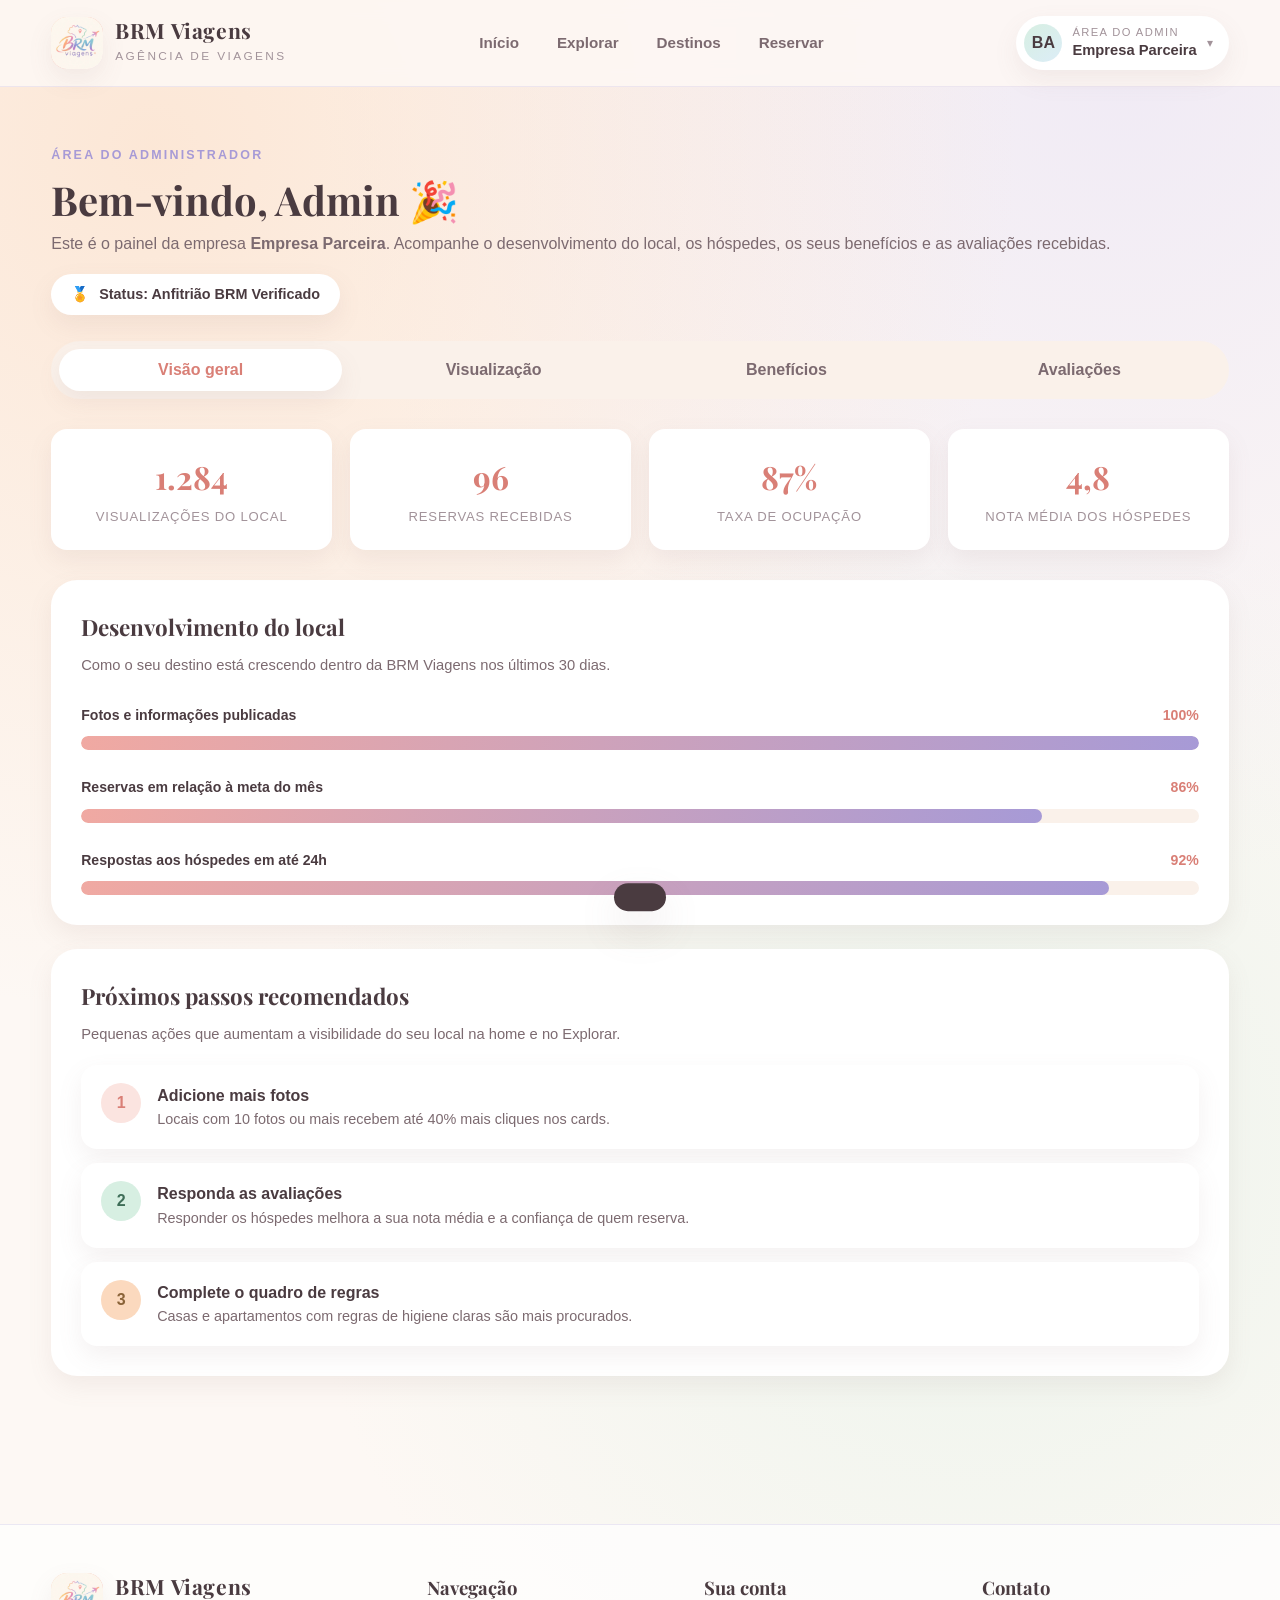
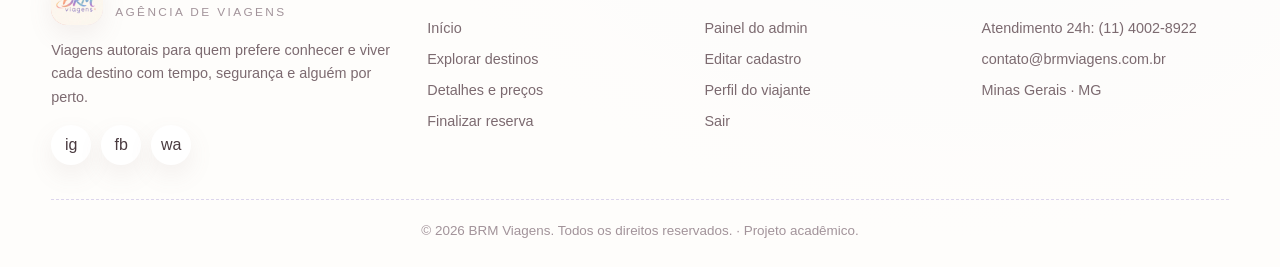
<file: BRM Viagens/painel-admin.html>
<!DOCTYPE html>
<html lang="pt-BR">
<head>
  <meta charset="UTF-8">
  <meta name="viewport" content="width=device-width, initial-scale=1.0">
  <title>Painel do administrador | BRM Viagens</title>
  <meta name="description" content="Painel do administrador BRM: desenvolvimento do local, hóspedes, benefícios e avaliações.">
  <link rel="icon" href="imagens/favicon.png" type="image/png" sizes="32x32">
  <link rel="icon" href="imagens/icon-192.png" type="image/png" sizes="192x192">
  <link rel="apple-touch-icon" href="imagens/apple-touch-icon.png">
  <link rel="preconnect" href="https://fonts.googleapis.com">
  <link rel="preconnect" href="https://fonts.gstatic.com" crossorigin>
  <link href="https://fonts.googleapis.com/css2?family=Playfair+Display:ital,wght@0,600;0,700;1,600&display=swap" rel="stylesheet">
  <link rel="stylesheet" href="css/estilo.css">
</head>
<body>
  <a class="pular-para-conteudo" href="#conteudo">Ir para o conteúdo principal</a>

  <header class="topo">
    <div class="container topo__barra">
      <a class="marca" href="index.html" aria-label="BRM Viagens, página inicial">
        <span class="marca__logo">
          <img class="marca__logo-imagem" src="imagens/BRMviagens.jpeg" alt="" width="52" height="52">
        </span>
        <span class="marca__texto">
          <strong>BRM Viagens</strong>
          <span>Agência de Viagens</span>
        </span>
      </a>

      <nav class="navegacao" aria-label="Navegação principal">
        <a class="navegacao__link" href="index.html">Início</a>
        <a class="navegacao__link" href="explorar.html">Explorar</a>
        <a class="navegacao__link" href="destino.html">Destinos</a>
        <a class="navegacao__link" href="reserva.html">Reservar</a>
      </nav>

      <div class="topo__acoes">
        <div class="conta">
          <a class="perfil-atalho" href="painel-admin.html" aria-expanded="false" aria-haspopup="true" aria-controls="menuConta">
            <span class="perfil-atalho__avatar" aria-hidden="true">BA</span>
            <span class="perfil-atalho__info">
              <span>Área do admin</span>
              <strong>Empresa Parceira</strong>
            </span>
            <span class="perfil-atalho__seta" aria-hidden="true">▾</span>
          </a>

          <div class="conta__menu" id="menuConta" hidden>
            <div class="conta__cabecalho">
              <strong>Empresa Parceira</strong>
              <span>Administrador BRM desde janeiro de 2026</span>
            </div>

            <a class="conta__item" href="painel-admin.html">
              <span class="conta__icone" aria-hidden="true">🛠</span>
              <span>
                <strong>Painel do admin</strong>
                <small>Hóspedes, benefícios e avaliações</small>
              </span>
            </a>

            <a class="conta__item" href="criar-admin.html">
              <span class="conta__icone" aria-hidden="true">🏢</span>
              <span>
                <strong>Editar cadastro</strong>
                <small>Dados do local e da empresa</small>
              </span>
            </a>

            <a class="conta__item" href="perfil.html">
              <span class="conta__icone" aria-hidden="true">👤</span>
              <span>
                <strong>Ver perfil do viajante</strong>
                <small>Como o hóspede enxerga o site</small>
              </span>
            </a>

            <span class="conta__separador" role="separator"></span>

            <a class="conta__item conta__item--sair" href="entrar.html">
              <span class="conta__icone" aria-hidden="true">🚪</span>
              <span>
                <strong>Sair</strong>
                <small>Encerrar sessão e voltar ao login</small>
              </span>
            </a>
          </div>
        </div>
      </div>
    </div>
  </header>

  <main id="conteudo">
    <section class="container painel-admin">
      <div class="painel-admin__topo">
        <div>
          <span class="secao__etiqueta">Área do administrador</span>
          <h1>Bem-vindo, Admin 🎉</h1>
          <p class="secao__descricao" style="margin-top: 8px;">
            Este é o painel da empresa <strong>Empresa Parceira</strong>. Acompanhe o
            desenvolvimento do local, os hóspedes, os seus benefícios e as avaliações recebidas.
          </p>
        </div>
        <div class="selo-nivel">
          <span aria-hidden="true">🏅</span>
          <span>Status: <strong>Anfitrião BRM Verificado</strong></span>
        </div>
      </div>

      <div class="abas-admin" role="tablist" aria-label="Seções do painel do administrador">
        <button class="aba aba--ativa" type="button" role="tab" aria-selected="true" data-aba="adminVisao">Visão geral</button>
        <button class="aba" type="button" role="tab" aria-selected="false" data-aba="adminVisualizacao">Visualização</button>
        <button class="aba" type="button" role="tab" aria-selected="false" data-aba="adminBeneficios">Benefícios</button>
        <button class="aba" type="button" role="tab" aria-selected="false" data-aba="adminAvaliacoes">Avaliações</button>
      </div>

      <!-- ===== ABA: VISÃO GERAL ===== -->
      <div class="aba-painel aba-painel--ativo" id="adminVisao" role="tabpanel">
        <div class="grade-resumo-admin">
          <article class="cartao-resumo">
            <strong>1.284</strong>
            <span>Visualizações do local</span>
          </article>
          <article class="cartao-resumo">
            <strong>96</strong>
            <span>Reservas recebidas</span>
          </article>
          <article class="cartao-resumo">
            <strong>87%</strong>
            <span>Taxa de ocupação</span>
          </article>
          <article class="cartao-resumo">
            <strong>4,8</strong>
            <span>Nota média dos hóspedes</span>
          </article>
        </div>

        <div class="painel-admin__bloco">
          <h2>Desenvolvimento do local</h2>
          <p>Como o seu destino está crescendo dentro da BRM Viagens nos últimos 30 dias.</p>

          <div class="barra-meta">
            <div class="barra-meta__rotulo">
              <span>Fotos e informações publicadas</span>
              <span>100%</span>
            </div>
            <div class="barra-meta__trilho">
              <div class="barra-meta__preenchimento" style="width: 100%;"></div>
            </div>
          </div>

          <div class="barra-meta">
            <div class="barra-meta__rotulo">
              <span>Reservas em relação à meta do mês</span>
              <span>86%</span>
            </div>
            <div class="barra-meta__trilho">
              <div class="barra-meta__preenchimento" style="width: 86%;"></div>
            </div>
          </div>

          <div class="barra-meta">
            <div class="barra-meta__rotulo">
              <span>Respostas aos hóspedes em até 24h</span>
              <span>92%</span>
            </div>
            <div class="barra-meta__trilho">
              <div class="barra-meta__preenchimento" style="width: 92%;"></div>
            </div>
          </div>
        </div>

        <div class="painel-admin__bloco">
          <h2>Próximos passos recomendados</h2>
          <p>Pequenas ações que aumentam a visibilidade do seu local na home e no Explorar.</p>
          <div class="lista-acoes">
            <article class="acao">
              <span class="acao__numero">1</span>
              <div>
                <p class="acao__titulo">Adicione mais fotos</p>
                <p class="acao__texto">Locais com 10 fotos ou mais recebem até 40% mais cliques nos cards.</p>
              </div>
            </article>
            <article class="acao acao--2">
              <span class="acao__numero">2</span>
              <div>
                <p class="acao__titulo">Responda as avaliações</p>
                <p class="acao__texto">Responder os hóspedes melhora a sua nota média e a confiança de quem reserva.</p>
              </div>
            </article>
            <article class="acao acao--3">
              <span class="acao__numero">3</span>
              <div>
                <p class="acao__titulo">Complete o quadro de regras</p>
                <p class="acao__texto">Casas e apartamentos com regras de higiene claras são mais procurados.</p>
              </div>
            </article>
          </div>
        </div>
      </div>

      <!-- ===== ABA: VISUALIZAÇÃO ===== -->
      <div class="aba-painel" id="adminVisualizacao" role="tabpanel">
        <div class="grade-resumo-admin">
          <article class="cartao-resumo">
            <strong>18</strong>
            <span>Hóspedes hospedados agora</span>
          </article>
          <article class="cartao-resumo">
            <strong>7</strong>
            <span>Em casal</span>
          </article>
          <article class="cartao-resumo">
            <strong>6</strong>
            <span>Em família</span>
          </article>
          <article class="cartao-resumo">
            <strong>5</strong>
            <span>Em grupo</span>
          </article>
        </div>

        <div class="painel-admin__bloco">
          <h2>Quem está hospedado</h2>
          <p>Veja quantos hóspedes estão no local, quem são e em qual categoria de viagem se encaixam.</p>

          <div class="tabela-envolucro">
            <table class="tabela-hospedes">
              <thead>
                <tr>
                  <th>Hóspede</th>
                  <th>Categoria</th>
                  <th>Período</th>
                  <th>Hóspedes</th>
                  <th>Status</th>
                </tr>
              </thead>
              <tbody>
                <tr>
                  <td>Maria Beatriz Nogueira</td>
                  <td><span class="badge-categoria badge-categoria--casal">Casal</span></td>
                  <td>12/03 a 16/03</td>
                  <td>2</td>
                  <td><span class="selo-status selo-status--confirmada">Confirmada</span></td>
                </tr>
                <tr>
                  <td>Família Andrade</td>
                  <td><span class="badge-categoria badge-categoria--familia">Família</span></td>
                  <td>14/03 a 17/03</td>
                  <td>4</td>
                  <td><span class="selo-status selo-status--confirmada">Confirmada</span></td>
                </tr>
                <tr>
                  <td>Trio Caminhantes</td>
                  <td><span class="badge-categoria badge-categoria--grupo">Grupo</span></td>
                  <td>15/03 a 19/03</td>
                  <td>3</td>
                  <td><span class="selo-status selo-status--andamento">Em andamento</span></td>
                </tr>
                <tr>
                  <td>Caio Ferreira</td>
                  <td><span class="badge-categoria badge-categoria--solo">Solo</span></td>
                  <td>18/03 a 20/03</td>
                  <td>1</td>
                  <td><span class="selo-status selo-status--confirmada">Confirmada</span></td>
                </tr>
                <tr>
                  <td>Casal Ribeiro</td>
                  <td><span class="badge-categoria badge-categoria--casal">Casal</span></td>
                  <td>20/03 a 25/03</td>
                  <td>2</td>
                  <td><span class="selo-status selo-status--andamento">Em andamento</span></td>
                </tr>
              </tbody>
            </table>
          </div>
        </div>
      </div>

      <!-- ===== ABA: BENEFÍCIOS ===== -->
      <div class="aba-painel" id="adminBeneficios" role="tabpanel">
        <div class="painel-admin__bloco">
          <h2>Benefícios de ser administrador BRM</h2>
          <p>Vantagens exclusivas de quem hospeda pela BRM Viagens.</p>

          <div class="beneficios-admin">
            <article class="beneficio-admin">
              <span class="beneficio-admin__icone" aria-hidden="true">📈</span>
              <div>
                <strong>Mais visibilidade</strong>
                <p>Seu local aparece para milhares de viajantes que já decidiram onde querem ficar.</p>
              </div>
            </article>
            <article class="beneficio-admin">
              <span class="beneficio-admin__icone" aria-hidden="true">🤝</span>
              <div>
                <strong>Suporte de curadoria</strong>
                <p>Nossa equipe ajuda a melhorar as fotos, os textos e o preço do seu destino.</p>
              </div>
            </article>
            <article class="beneficio-admin">
              <span class="beneficio-admin__icone" aria-hidden="true">💳</span>
              <div>
                <strong>Pagamento em dia</strong>
                <p>Repasses garantidos e painel financeiro com todas as reservas organizadas.</p>
              </div>
            </article>
            <article class="beneficio-admin">
              <span class="beneficio-admin__icone" aria-hidden="true">🏆</span>
              <div>
                <strong>Selo de destaque</strong>
                <p>Locais bem avaliados ganham o selo de anfitrião verificado na home e no Explorar.</p>
              </div>
            </article>
            <article class="beneficio-admin">
              <span class="beneficio-admin__icone" aria-hidden="true">📊</span>
              <div>
                <strong>Relatórios detalhados</strong>
                <p>Acompanhe ocupação, categorias de hóspedes e avaliações em tempo real.</p>
              </div>
            </article>
            <article class="beneficio-admin">
              <span class="beneficio-admin__icone" aria-hidden="true">🎓</span>
              <div>
                <strong>Capacitação BRM</strong>
                <p>Materiais e dicas de hospitalidade para encantar cada vez mais os viajantes.</p>
              </div>
            </article>
          </div>
        </div>

        <div class="painel-admin__bloco">
          <h2>Certificado de mérito</h2>
          <p>Ao bater a meta de hóspedes do mês, o seu local recebe o certificado de <strong>Melhor Lugar Hospedável</strong>.</p>

          <div class="certificado">
            <span class="certificado__selo" aria-hidden="true">🏅</span>
            <div>
              <strong>Certificado de Mérito — Melhor Lugar Hospedável</strong>
              <p>
                Concedido à <strong>Empresa Parceira</strong> por atingir 86% da meta de hóspedes
                em fevereiro de 2026, com excelência em hospitalidade e cuidado com os viajantes.
              </p>
            </div>
          </div>

          <div class="barra-meta">
            <div class="barra-meta__rotulo">
              <span>Meta de hóspedes do mês</span>
              <span>86% concluída</span>
            </div>
            <div class="barra-meta__trilho">
              <div class="barra-meta__preenchimento" style="width: 86%;"></div>
            </div>
          </div>
        </div>
      </div>

      <!-- ===== ABA: AVALIAÇÕES ===== -->
      <div class="aba-painel" id="adminAvaliacoes" role="tabpanel">
        <div class="painel-admin__bloco">
          <h2>Avaliações dos hóspedes</h2>
          <p>O que quem se hospedou no seu local achou da experiência.</p>

          <div class="lista-avaliacoes">
            <article class="avaliacao-item">
              <span class="avaliacao-item__avatar" aria-hidden="true">MB</span>
              <div>
                <strong>Maria Beatriz · Casal</strong>
                <span class="estrelas" aria-hidden="true">★★★★★</span>
                <p>Lugar muito confortável e bem acessível. Como fomos em casal, achamos tudo bem calmo e tranquilo, perfeito para descansar.</p>
                <div class="avaliacao-item__tags">
                  <span>Confortável</span>
                  <span>Bem acessível</span>
                  <span>Calmo e tranquilo</span>
                </div>
              </div>
            </article>

            <article class="avaliacao-item">
              <span class="avaliacao-item__avatar" aria-hidden="true">FA</span>
              <div>
                <strong>Família Andrade · Família</strong>
                <span class="estrelas" aria-hidden="true">★★★★★</span>
                <p>Fomos em família e as crianças adoraram. Muitas boas atrações e o local se importa de verdade com o meio ambiente.</p>
                <div class="avaliacao-item__tags">
                  <span>Confortável</span>
                  <span>Boas atrações</span>
                  <span>Meio ambiente</span>
                </div>
              </div>
            </article>

            <article class="avaliacao-item">
              <span class="avaliacao-item__avatar" aria-hidden="true">TC</span>
              <div>
                <strong>Trio Caminhantes · Grupo</strong>
                <span class="estrelas" aria-hidden="true">★★★★☆</span>
                <p>Bem acessível para o grupo todo e com um quadro de regras de higiene claro, seguindo as normas brasileiras. Recomendamos.</p>
                <div class="avaliacao-item__tags">
                  <span>Bem acessível</span>
                  <span>Regras de higiene</span>
                  <span>Normas brasileiras</span>
                </div>
              </div>
            </article>

            <article class="avaliacao-item">
              <span class="avaliacao-item__avatar" aria-hidden="true">CR</span>
              <div>
                <strong>Casal Ribeiro · Casal</strong>
                <span class="estrelas" aria-hidden="true">★★★★★</span>
                <p>Apartamento impecável, com quadro de regras de higiene visível e tudo dentro das normas brasileiras. Muito confortável.</p>
                <div class="avaliacao-item__tags">
                  <span>Confortável</span>
                  <span>Regras de higiene</span>
                  <span>Normas brasileiras</span>
                </div>
              </div>
            </article>
          </div>
        </div>
      </div>
    </section>
  </main>

  <footer class="rodape">
    <div class="container">
      <div class="rodape__grade">
        <div>
          <a class="marca" href="index.html">
            <span class="marca__logo">
              <img class="marca__logo-imagem" src="imagens/BRMviagens.jpeg" alt="" width="52" height="52">
            </span>
            <span class="marca__texto">
              <strong>BRM Viagens</strong>
              <span>Agência de Viagens</span>
            </span>
          </a>
          <p style="margin-top: 14px;">Viagens autorais para quem prefere conhecer e viver cada destino com tempo, segurança e alguém por perto.</p>
          <div class="rodape__social">
            <a href="#" aria-label="Instagram da BRM Viagens">ig</a>
            <a href="#" aria-label="Facebook da BRM Viagens">fb</a>
            <a href="#" aria-label="WhatsApp da BRM Viagens">wa</a>
          </div>
        </div>

        <div>
          <h3>Navegação</h3>
          <ul>
            <li><a href="index.html">Início</a></li>
            <li><a href="explorar.html">Explorar destinos</a></li>
            <li><a href="destino.html">Detalhes e preços</a></li>
            <li><a href="reserva.html">Finalizar reserva</a></li>
          </ul>
        </div>

        <div>
          <h3>Sua conta</h3>
          <ul>
            <li><a href="painel-admin.html">Painel do admin</a></li>
            <li><a href="criar-admin.html">Editar cadastro</a></li>
            <li><a href="perfil.html">Perfil do viajante</a></li>
            <li><a href="entrar.html">Sair</a></li>
          </ul>
        </div>

        <div>
          <h3>Contato</h3>
          <ul>
            <li>Atendimento 24h: (11) 4002-8922</li>
            <li>contato@brmviagens.com.br</li>
            <li>Minas Gerais · MG</li>
          </ul>
        </div>
      </div>

      <div class="rodape__base">© 2026 BRM Viagens. Todos os direitos reservados. · Projeto acadêmico.</div>
    </div>
  </footer>

  <div class="toast" role="status" aria-live="polite"></div>
  <script src="js/script.js"></script>
</body>
</html>
</file>
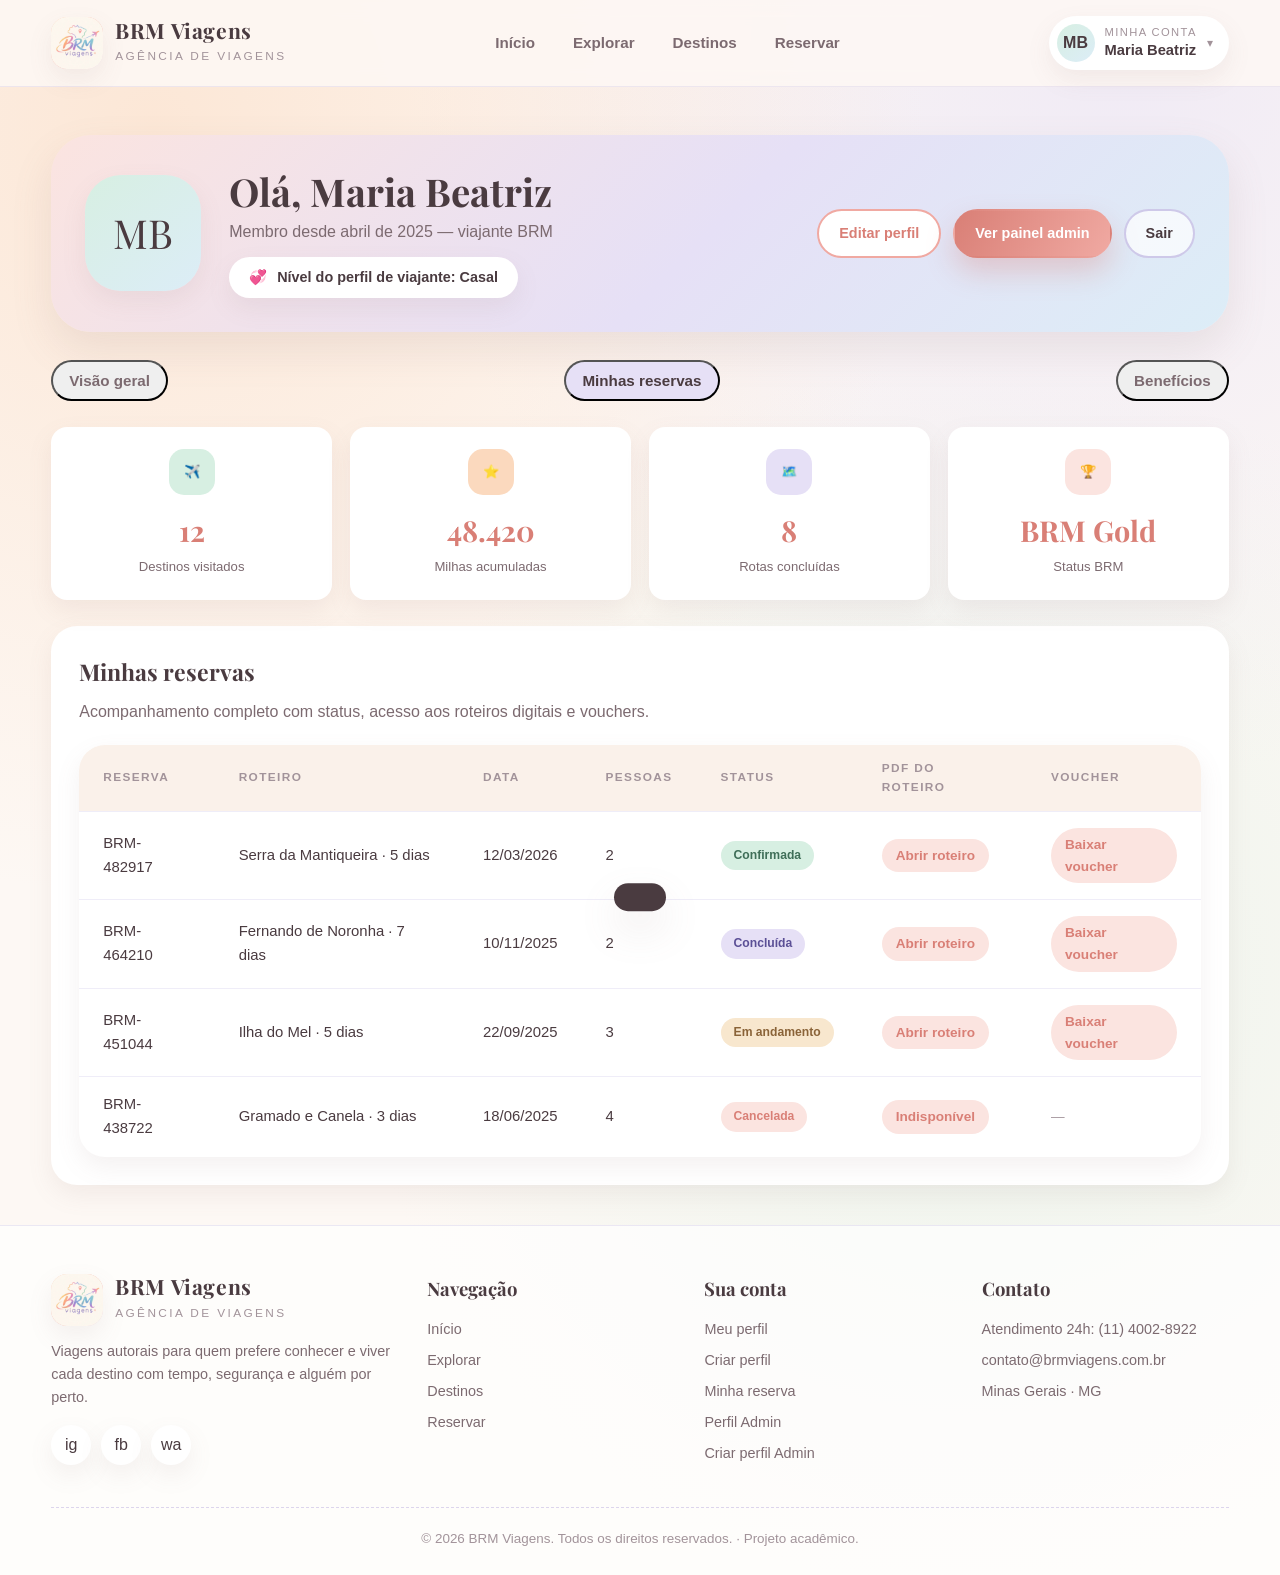
<file: BRM Viagens/perfil.html>
<!DOCTYPE html>
<html lang="pt-BR">
<head>
  <meta charset="UTF-8">
  <meta name="viewport" content="width=device-width, initial-scale=1.0">
  <title>Meu perfil | BRM Viagens</title>
  <link rel="icon" href="imagens/favicon.png" type="image/png" sizes="32x32">
  <link rel="icon" href="imagens/icon-192.png" type="image/png" sizes="192x192">
  <link rel="apple-touch-icon" href="imagens/apple-touch-icon.png">
  <link rel="preconnect" href="https://fonts.googleapis.com">
  <link rel="preconnect" href="https://fonts.gstatic.com" crossorigin>
  <link href="https://fonts.googleapis.com/css2?family=Playfair+Display:ital,wght@0,600;0,700;1,600&display=swap" rel="stylesheet">
  <link rel="stylesheet" href="css/estilo.css">
</head>
<body>
  <a class="pular-para-conteudo" href="#conteudo">Ir para o conteúdo principal</a>

  <header class="topo">
    <div class="container topo__barra">
      <a class="marca" href="index.html" aria-label="BRM Viagens, página inicial">
        <span class="marca__logo">
          <img class="marca__logo-imagem" src="imagens/BRMviagens.jpeg" alt="" width="52" height="52">
        </span>
        <span class="marca__texto">
          <strong>BRM Viagens</strong>
          <span>Agência de Viagens</span>
        </span>
      </a>

      <nav class="navegacao" aria-label="Navegação principal">
        <a class="navegacao__link" href="index.html">Início</a>
        <a class="navegacao__link" href="explorar.html">Explorar</a>
        <a class="navegacao__link" href="destino.html">Destinos</a>
        <a class="navegacao__link" href="reserva.html">Reservar</a>
      </nav>

      <div class="topo__acoes">
        <div class="conta">
          <a class="perfil-atalho" href="perfil.html" aria-expanded="false" aria-haspopup="true" aria-controls="menuConta">
            <span class="perfil-atalho__avatar" aria-hidden="true">MB</span>
            <span class="perfil-atalho__info">
              <span>Minha conta</span>
              <strong>Maria Beatriz</strong>
            </span>
            <span class="perfil-atalho__seta" aria-hidden="true">▾</span>
          </a>

          <div class="conta__menu" id="menuConta" hidden>
            <div class="conta__cabecalho">
              <strong>Maria Beatriz</strong>
              <span>Viajante BRM desde abril de 2025</span>
            </div>

            <a class="conta__item" href="perfil.html">
              <span class="conta__icone" aria-hidden="true">👤</span>
              <span>
                <strong>Meu perfil</strong>
                <small>Dados e preferências de viagem</small>
              </span>
            </a>

            <a class="conta__item" href="reserva.html">
              <span class="conta__icone" aria-hidden="true">🎫</span>
              <span>
                <strong>Minhas reservas</strong>
                <small>Pagamentos, vouchers e pedidos</small>
              </span>
            </a>

            <a class="conta__item" href="criar-perfil.html">
              <span class="conta__icone" aria-hidden="true">✨</span>
              <span>
                <strong>Criar novo perfil</strong>
                <small>Cadastre outro viajante</small>
              </span>
            </a>

            <span class="conta__separador" role="separator"></span>

            <a class="conta__item" href="admin.html">
              <span class="conta__icone" aria-hidden="true">🛠</span>
              <span>
                <strong>Perfil Admin</strong>
                <small>Criar conta de administração</small>
              </span>
            </a>

            <span class="conta__separador" role="separator"></span>

            <a class="conta__item conta__item--sair" href="entrar.html">
              <span class="conta__icone" aria-hidden="true">🚪</span>
              <span>
                <strong>Sair</strong>
                <small>Encerrar sessão e voltar ao login</small>
              </span>
            </a>
          </div>
        </div>
      </div>
    </div>
  </header>

  <main id="conteudo" data-perfil>
    <section class="explorar__topo">
      <div class="container">
        <header class="perfil-cabecalho">
          <div class="avatar-grande" aria-hidden="true">MB</div>
          <div class="perfil-cabecalho__texto">
            <h1>Olá, Maria Beatriz</h1>
            <p class="secao__descricao" style="margin-top: 6px;">Membro desde abril de 2025 — viajante BRM</p>
            <div class="selo-nivel">
              <span aria-hidden="true">💞</span>
              <span>Nível do perfil de viajante: <strong>Casal</strong></span>
            </div>
          </div>
          <div class="perfil-cabecalho__acoes">
            <a class="botao botao--claro botao--pequeno" href="criar-perfil.html">Editar perfil</a>
            <a class="botao botao--primario botao--pequeno" href="painel-admin.html">Ver painel admin</a>
            <a class="botao botao--fantasma botao--pequeno" href="entrar.html">Sair</a>
          </div>
        </header>
      </div>
    </section>

    <section class="container" id="painelPerfil">
      <div class="navegacao-etapas" style="margin-top: 20px;">
        <button class="navegacao__link" type="button" data-aba-perfil="visao">Visão geral</button>
        <button class="navegacao__link navegacao__link--ativo" type="button" data-aba-perfil="reservas">Minhas reservas</button>
        <button class="navegacao__link" type="button" data-aba-perfil="beneficios">Benefícios</button>
      </div>

      <div class="estatisticas" data-painel-perfil="visao" hidden>
        <article class="estatistica">
          <span class="estatistica__icone estatistica__icone--1" aria-hidden="true">✈️</span>
          <strong>12</strong>
          <span>Destinos visitados</span>
        </article>
        <article class="estatistica">
          <span class="estatistica__icone estatistica__icone--2" aria-hidden="true">⭐</span>
          <strong>48.420</strong>
          <span>Milhas acumuladas</span>
        </article>
        <article class="estatistica">
          <span class="estatistica__icone estatistica__icone--3" aria-hidden="true">🗺️</span>
          <strong>8</strong>
          <span>Rotas concluídas</span>
        </article>
        <article class="estatistica">
          <span class="estatistica__icone estatistica__icone--4" aria-hidden="true">🏆</span>
          <strong>BRM Gold</strong>
          <span>Status BRM</span>
        </article>
      </div>

      <div class="quadro-detalhes" style="margin-top: 26px;" data-painel-perfil="reservas">
        <h2>Minhas reservas</h2>
        <p class="secao__descricao" style="margin: 0;">Acompanhamento completo com status, acesso aos roteiros digitais e vouchers.</p>

        <div class="tabela-envolucro" style="margin-top: 20px;">
          <table class="tabela">
            <thead>
              <tr>
                <th>Reserva</th>
                <th>Roteiro</th>
                <th>Data</th>
                <th>Pessoas</th>
                <th>Status</th>
                <th>PDF do roteiro</th>
                <th>Voucher</th>
              </tr>
            </thead>
            <tbody>
              <tr>
                <td>BRM-482917</td>
                <td>Serra da Mantiqueira · 5 dias</td>
                <td>12/03/2026</td>
                <td>2</td>
                <td><span class="selo-status selo-status--confirmada">Confirmada</span></td>
                <td><a class="link-pdf" href="#" data-aviso="Roteiro digital aberto em uma nova aba.">Abrir roteiro</a></td>
                <td><a class="link-pdf" href="#" data-aviso="Voucher BRM-482917 baixado.">Baixar voucher</a></td>
              </tr>
              <tr>
                <td>BRM-464210</td>
                <td>Fernando de Noronha · 7 dias</td>
                <td>10/11/2025</td>
                <td>2</td>
                <td><span class="selo-status selo-status--concluida">Concluída</span></td>
                <td><a class="link-pdf" href="#" data-aviso="Roteiro digital aberto em uma nova aba.">Abrir roteiro</a></td>
                <td><a class="link-pdf" href="#" data-aviso="Voucher BRM-464210 baixado.">Baixar voucher</a></td>
              </tr>
              <tr>
                <td>BRM-451044</td>
                <td>Ilha do Mel · 5 dias</td>
                <td>22/09/2025</td>
                <td>3</td>
                <td><span class="selo-status selo-status--andamento">Em andamento</span></td>
                <td><a class="link-pdf" href="#" data-aviso="Roteiro digital aberto em uma nova aba.">Abrir roteiro</a></td>
                <td><a class="link-pdf" href="#" data-aviso="Voucher BRM-451044 baixado.">Baixar voucher</a></td>
              </tr>
              <tr>
                <td>BRM-438722</td>
                <td>Gramado e Canela · 3 dias</td>
                <td>18/06/2025</td>
                <td>4</td>
                <td><span class="selo-status selo-status--cancelada">Cancelada</span></td>
                <td><a class="link-pdf" href="#" data-aviso="Roteiro digital não disponível para esta reserva.">Indisponível</a></td>
                <td><span style="font-size: 0.85rem; color: var(--tinta-clara);">—</span></td>
              </tr>
            </tbody>
          </table>
        </div>
      </div>

      <div class="quadro-detalhes" style="margin-top: 26px;" data-painel-perfil="beneficios" hidden>
        <h2>Benefícios BRM</h2>
        <p class="secao__descricao" style="margin: 0;">Curadoria exclusiva, suporte 24h e upgrade de quartos conforme disponibilidade.</p>
        <div class="lista-acoes">
          <article class="acao">
            <span class="acao__numero">1</span>
            <div>
              <p class="acao__titulo">Suporte 24h</p>
              <p class="acao__texto">Canal direto com consultor responsável antes, durante e depois da viagem.</p>
            </div>
          </article>
          <article class="acao acao--2">
            <span class="acao__numero">2</span>
            <div>
              <p class="acao__titulo">Curadoria personalizada</p>
              <p class="acao__texto">Selecionamos cada roteiro com base no seu perfil de viajante: Solo, Casal, Família ou Grupo.</p>
            </div>
          </article>
          <article class="acao acao--3">
            <span class="acao__numero">3</span>
            <div>
              <p class="acao__titulo">Milhas que nunca expiram</p>
              <p class="acao__texto">Acumule 1 milha a cada R$ 10 gasto e utilize em sua próxima viagem BRM.</p>
            </div>
          </article>
          <article class="acao acao--4">
            <span class="acao__numero">4</span>
            <div>
              <p class="acao__titulo">Upgrade prioritário</p>
              <p class="acao__texto">Prioridade na lista de upgrade sempre que houver disponibilidade nos quartos.</p>
            </div>
          </article>
        </div>
      </div>
    </section>
  </main>

  <footer class="rodape">
    <div class="container">
      <div class="rodape__grade">
        <div>
          <a class="marca" href="index.html">
            <span class="marca__logo">
              <img class="marca__logo-imagem" src="imagens/BRMviagens.jpeg" alt="" width="52" height="52">
            </span>
            <span class="marca__texto">
              <strong>BRM Viagens</strong>
              <span>Agência de Viagens</span>
            </span>
          </a>
          <p style="margin-top: 14px;">Viagens autorais para quem prefere conhecer e viver cada destino com tempo, segurança e alguém por perto.</p>
          <div class="rodape__social">
            <a href="#" aria-label="Instagram da BRM Viagens">ig</a>
            <a href="#" aria-label="Facebook da BRM Viagens">fb</a>
            <a href="#" aria-label="WhatsApp da BRM Viagens">wa</a>
          </div>
        </div>
        <div>
          <h3>Navegação</h3>
          <ul>
            <li><a href="index.html">Início</a></li>
            <li><a href="explorar.html">Explorar</a></li>
            <li><a href="destino.html">Destinos</a></li>
            <li><a href="reserva.html">Reservar</a></li>
          </ul>
        </div>
        <div>
          <h3>Sua conta</h3>
          <ul>
            <li><a href="perfil.html">Meu perfil</a></li>
            <li><a href="criar-perfil.html">Criar perfil</a></li>
            <li><a href="reserva.html#minhaReserva">Minha reserva</a></li>
            <li><a href="admin.html">Perfil Admin</a></li>
            <li><a href="criar-admin.html">Criar perfil Admin</a></li>
          </ul>
        </div>
        <div>
          <h3>Contato</h3>
          <ul>
            <li>Atendimento 24h: (11) 4002-8922</li>
            <li>contato@brmviagens.com.br</li>
            <li>Minas Gerais · MG</li>
          </ul>
        </div>
      </div>
      <div class="rodape__base">© 2026 BRM Viagens. Todos os direitos reservados. · Projeto acadêmico.</div>
    </div>
  </footer>

  <div class="toast" role="status" aria-live="polite"></div>
  <script src="js/script.js"></script>
</body>
</html>
</file>
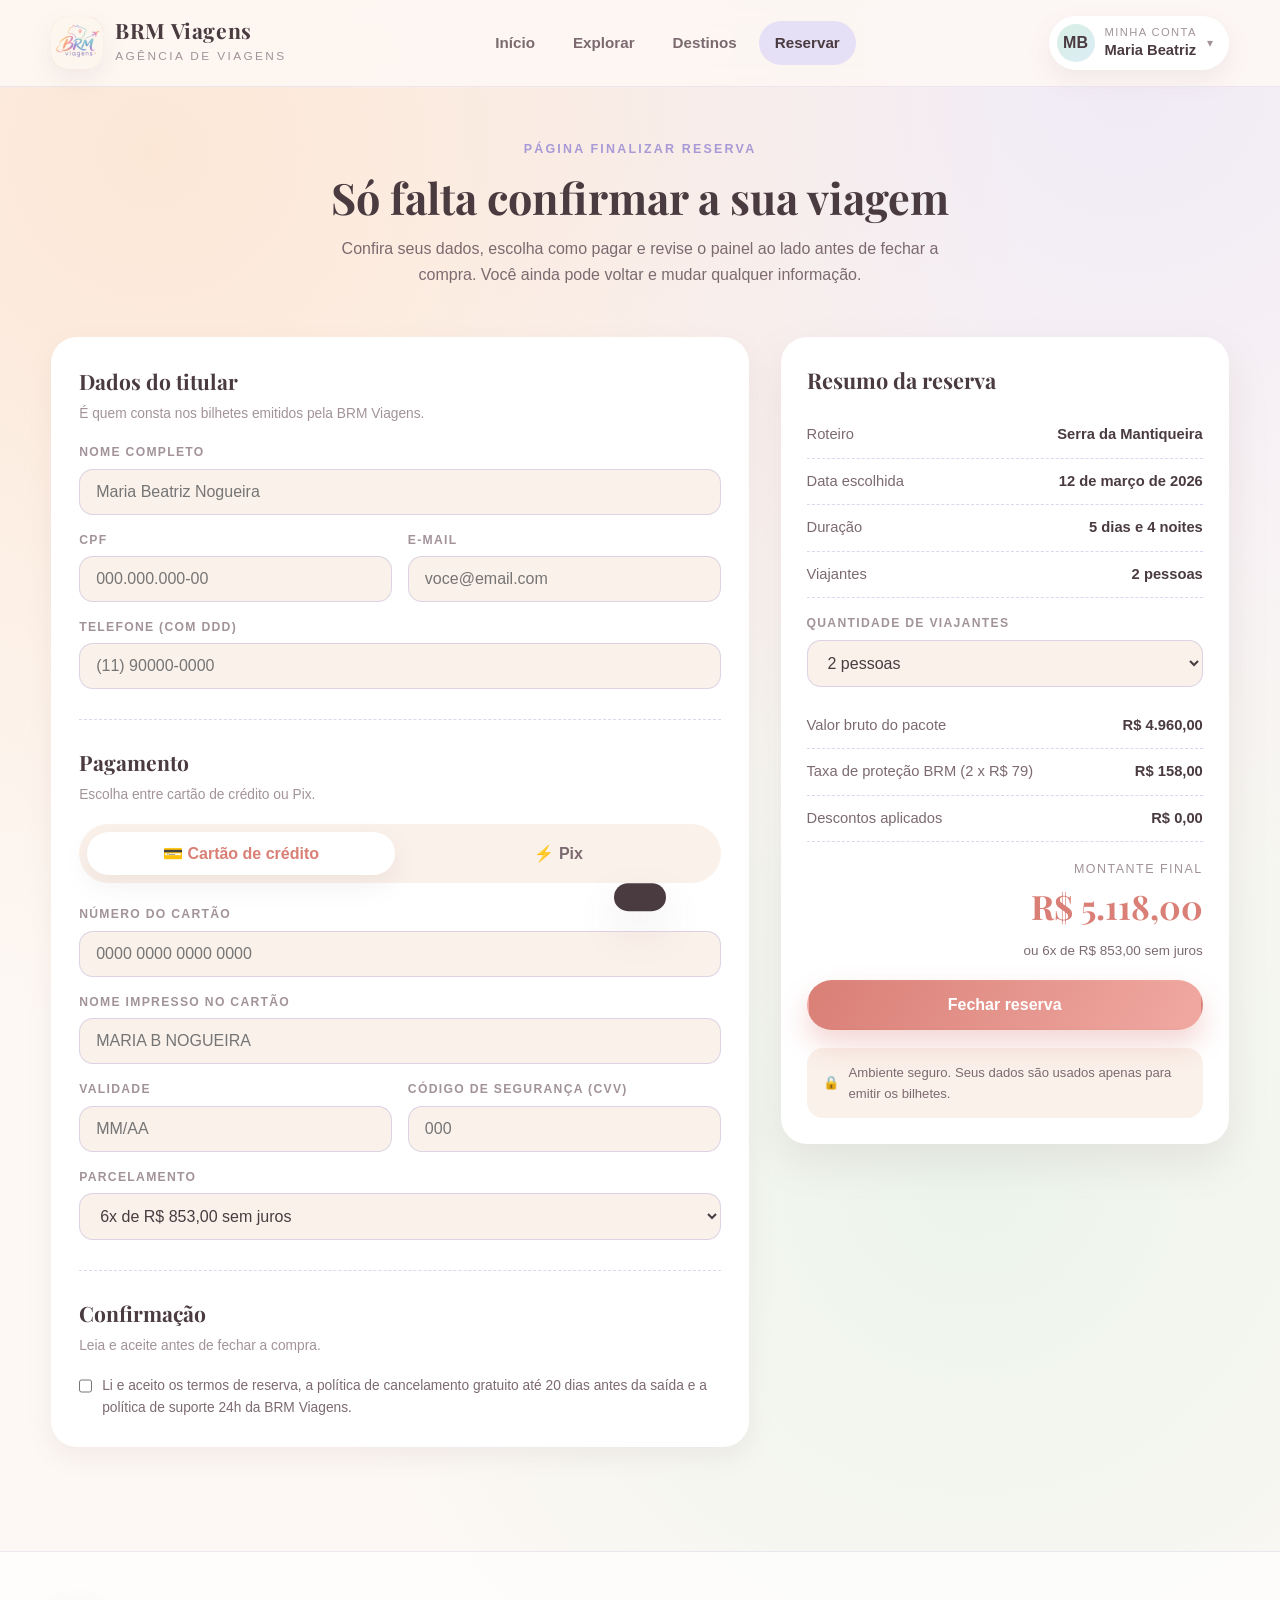
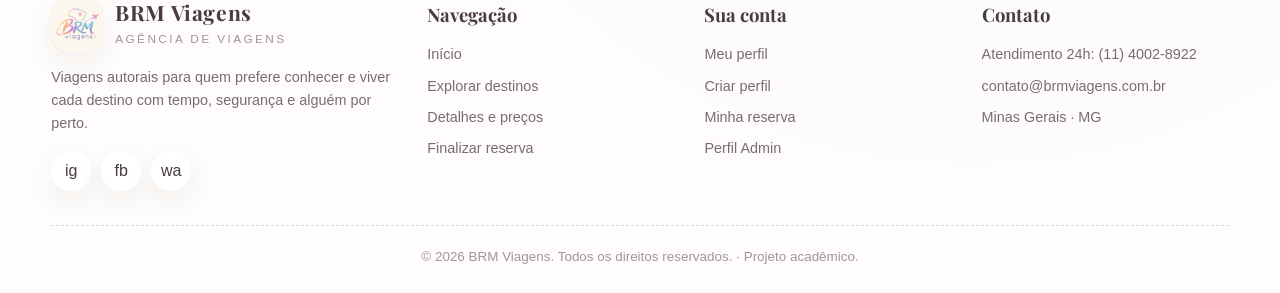
<file: BRM Viagens/reserva.html>
<!DOCTYPE html>
<html lang="pt-BR">
<head>
  <meta charset="UTF-8">
  <meta name="viewport" content="width=device-width, initial-scale=1.0">
  <title>Finalizar reserva | BRM Viagens</title>
  <meta name="description" content="Informe seus dados, escolha entre cartão de crédito ou Pix e confira taxas, valor bruto e montante final.">
  <link rel="icon" href="imagens/favicon.png" type="image/png" sizes="32x32">
  <link rel="icon" href="imagens/icon-192.png" type="image/png" sizes="192x192">
  <link rel="apple-touch-icon" href="imagens/apple-touch-icon.png">
  <link rel="preconnect" href="https://fonts.googleapis.com">
  <link rel="preconnect" href="https://fonts.gstatic.com" crossorigin>
  <link href="https://fonts.googleapis.com/css2?family=Playfair+Display:ital,wght@0,600;0,700;1,600&display=swap" rel="stylesheet">
  <link rel="stylesheet" href="css/estilo.css">
</head>
<body>
  <a class="pular-para-conteudo" href="#conteudo">Ir para o conteúdo principal</a>

  <header class="topo">
    <div class="container topo__barra">
      <a class="marca" href="index.html" aria-label="BRM Viagens, página inicial">
        <span class="marca__logo">
          <img class="marca__logo-imagem" src="imagens/BRMviagens.jpeg" alt="" width="52" height="52">
        </span>
        <span class="marca__texto">
          <strong>BRM Viagens</strong>
          <span>Agência de Viagens</span>
        </span>
      </a>

      <nav class="navegacao" aria-label="Navegação principal">
        <a class="navegacao__link" href="index.html">Início</a>
        <a class="navegacao__link" href="explorar.html">Explorar</a>
        <a class="navegacao__link" href="destino.html">Destinos</a>
        <a class="navegacao__link navegacao__link--ativo" href="reserva.html">Reservar</a>
      </nav>

      <div class="topo__acoes">
        <div class="conta">
          <a class="perfil-atalho" href="perfil.html" aria-expanded="false" aria-haspopup="true" aria-controls="menuConta">
            <span class="perfil-atalho__avatar" aria-hidden="true">MB</span>
            <span class="perfil-atalho__info">
              <span>Minha conta</span>
              <strong>Maria Beatriz</strong>
            </span>
            <span class="perfil-atalho__seta" aria-hidden="true">▾</span>
          </a>

          <div class="conta__menu" id="menuConta" hidden>
            <div class="conta__cabecalho">
              <strong>Maria Beatriz</strong>
              <span>Viajante BRM desde abril de 2025</span>
            </div>

            <a class="conta__item" href="perfil.html">
              <span class="conta__icone" aria-hidden="true">👤</span>
              <span>
                <strong>Meu perfil</strong>
                <small>Dados e preferências de viagem</small>
              </span>
            </a>

            <a class="conta__item" href="reserva.html">
              <span class="conta__icone" aria-hidden="true">🎫</span>
              <span>
                <strong>Minhas reservas</strong>
                <small>Pagamentos, vouchers e pedidos</small>
              </span>
            </a>

            <a class="conta__item" href="criar-perfil.html">
              <span class="conta__icone" aria-hidden="true">✨</span>
              <span>
                <strong>Criar novo perfil</strong>
                <small>Cadastre outro viajante</small>
              </span>
            </a>

            <span class="conta__separador" role="separator"></span>

            <a class="conta__item" href="admin.html">
              <span class="conta__icone" aria-hidden="true">🛠</span>
              <span>
                <strong>Perfil Admin</strong>
                <small>Criar conta de administração</small>
              </span>
            </a>

            <span class="conta__separador" role="separator"></span>

            <a class="conta__item conta__item--sair" href="entrar.html">
              <span class="conta__icone" aria-hidden="true">🚪</span>
              <span>
                <strong>Sair</strong>
                <small>Encerrar sessão e voltar ao login</small>
              </span>
            </a>
          </div>
        </div>
      </div>
    </div>
  </header>

  <main id="conteudo">
    <section class="explorar__topo">
      <div class="container">
        <header class="secao__cabecalho">
          <span class="secao__etiqueta">Página Finalizar reserva</span>
          <h1 class="secao__titulo">Só falta confirmar a sua viagem</h1>
          <p class="secao__descricao">
            Confira seus dados, escolha como pagar e revise o painel ao lado antes de fechar a compra.
            Você ainda pode voltar e mudar qualquer informação.
          </p>
        </header>
      </div>
    </section>

    <section class="container grade-reserva" data-etapa-reserva="formulario">
      <!--
        ===== ONDE MUDAR OS VALORES E REGRAS DA RESERVA =====
        * Valor do pacote por pessoa e taxa de proteção: js/script.js (constantes VALOR_BASE e TAXA_PROTECAO).
        * Textos do painel lateral (resumo fixo): marque as linhas com id="resumoBruto", "resumoTaxas",
          "resumoTotal" e "resumoParcelas" logo abaixo.
        * Campos das abas de pagamento: bloco "Pagamento" mais abaixo neste arquivo.
      -->
      <form class="formulario-cartao" id="formularioReserva">
        <div class="formulario-bloco">
          <h2 class="formulario-bloco__titulo">Dados do titular</h2>
          <p class="formulario-bloco__ajuda">É quem consta nos bilhetes emitidos pela BRM Viagens.</p>

          <div class="linha-campos">
            <div class="campo campo--completo">
              <label for="nomeCompleto">Nome completo</label>
              <input type="text" id="nomeCompleto" name="nomeCompleto" placeholder="Maria Beatriz Nogueira" required>
            </div>

            <div class="campo">
              <label for="cpf">CPF</label>
              <input type="text" id="cpf" name="cpf" placeholder="000.000.000-00" inputmode="numeric" required>
            </div>

            <div class="campo">
              <label for="email">E-mail</label>
              <input type="email" id="email" name="email" placeholder="voce@email.com" required>
            </div>

            <div class="campo campo--completo">
              <label for="telefone">Telefone (com DDD)</label>
              <input type="tel" id="telefone" name="telefone" placeholder="(11) 90000-0000" required>
            </div>
          </div>
        </div>

        <div class="formulario-bloco">
          <h2 class="formulario-bloco__titulo">Pagamento</h2>
          <p class="formulario-bloco__ajuda">Escolha entre cartão de crédito ou Pix.</p>

          <div class="abas-pagamento" role="tablist" aria-label="Formas de pagamento">
            <button class="aba aba--ativa" type="button" role="tab" id="abaCartao" data-aba="painelCartao" aria-selected="true">
              💳 Cartão de crédito
            </button>
            <button class="aba" type="button" role="tab" id="abaPix" data-aba="painelPix" aria-selected="false">
              ⚡ Pix
            </button>
          </div>

          <!-- Campos do cartão de crédito: troque os name/placeholder conforme o que a operadora exigir -->
          <div class="aba-painel aba-painel--ativo" id="painelCartao" role="tabpanel" aria-labelledby="abaCartao">
            <div class="linha-campos">
              <div class="campo campo--completo">
                <label for="numeroCartao">Número do cartão</label>
                <input type="text" id="numeroCartao" name="numeroCartao" placeholder="0000 0000 0000 0000" inputmode="numeric">
              </div>

              <div class="campo campo--completo">
                <label for="nomeCartao">Nome impresso no cartão</label>
                <input type="text" id="nomeCartao" name="nomeCartao" placeholder="MARIA B NOGUEIRA">
              </div>

              <div class="campo">
                <label for="validade">Validade</label>
                <input type="text" id="validade" name="validade" placeholder="MM/AA" inputmode="numeric">
              </div>

              <div class="campo">
                <label for="cvv">Código de segurança (CVV)</label>
                <input type="text" id="cvv" name="cvv" placeholder="000" inputmode="numeric">
              </div>

              <div class="campo campo--completo">
                <label for="parcelasCartao">Parcelamento</label>
                <select id="parcelasCartao" name="parcelasCartao">
                  <option value="1">À vista — sem juros</option>
                  <option value="2">2x de R$ 2.559,00 sem juros</option>
                  <option value="3">3x de R$ 1.706,00 sem juros</option>
                  <option value="6" selected>6x de R$ 853,00 sem juros</option>
                </select>
              </div>
            </div>
          </div>

          <!-- Campos/informações do Pix -->
          <div class="aba-painel" id="painelPix" role="tabpanel" aria-labelledby="abaPix">
            <div class="pix-aviso">
              <span style="font-size: 2rem;" aria-hidden="true">⚠️</span>
              <div class="pix-aviso__texto">
                <strong>Pagamento via Pix em até 30 minutos</strong>
                <span>O QR Code definitivo aparece na próxima tela, junto com o número do pedido.</span>
              </div>
            </div>

            <div class="pix-quadro">
              Chave Pix (e-mail): maria.beatriz@email.com<br>
              Titular: Maria Beatriz Nogueira<br>
              Banco: Banco do Brasil · Agência 1240 · Conta 88213-4
            </div>

            <p class="formulario-bloco__ajuda" style="margin-top: 16px;">
              O pedido fica com status “Aguardando Pix” até a confirmação, que costuma acontecer
              em poucos minutos. A reserva só é bloqueada depois do pagamento identificado.
            </p>
          </div>
        </div>

        <div class="formulario-bloco">
          <h2 class="formulario-bloco__titulo">Confirmação</h2>
          <p class="formulario-bloco__ajuda">Leia e aceite antes de fechar a compra.</p>

          <label class="campo-check" for="aceiteTermos">
            <input type="checkbox" id="aceiteTermos" name="aceiteTermos" required>
            <span>Li e aceito os termos de reserva, a política de cancelamento gratuito até 20 dias antes da saída e a política de suporte 24h da BRM Viagens.</span>
          </label>
        </div>
      </form>

      <aside class="resumo-compra" aria-label="Resumo da compra">
        <h2 class="resumo-compra__titulo">Resumo da reserva</h2>

        <div class="linha-resumo">
          <span>Roteiro</span>
          <strong>Serra da Mantiqueira</strong>
        </div>
        <div class="linha-resumo">
          <span>Data escolhida</span>
          <strong>12 de março de 2026</strong>
        </div>
        <div class="linha-resumo">
          <span>Duração</span>
          <strong>5 dias e 4 noites</strong>
        </div>
        <div class="linha-resumo">
          <span>Viajantes</span>
          <strong id="resumoViagens">2 pessoas</strong>
        </div>

        <div class="campo" style="margin: 16px 0;">
          <label for="quantidadePessoas">Quantidade de viajantes</label>
          <select id="quantidadePessoas" name="quantidadePessoas">
            <option value="1">1 pessoa</option>
            <option value="2" selected>2 pessoas</option>
            <option value="3">3 pessoas</option>
            <option value="4">4 pessoas</option>
            <option value="5">5 pessoas</option>
            <option value="6">6 pessoas</option>
          </select>
        </div>

        <div class="linha-resumo">
          <span>Valor bruto do pacote</span>
          <strong id="resumoBruto">R$ 4.960</strong>
        </div>
        <div class="linha-resumo">
          <span>Taxa de proteção BRM (2 x R$ 79)</span>
          <strong id="resumoTaxas">R$ 158</strong>
        </div>
        <div class="linha-resumo">
          <span>Descontos aplicados</span>
          <strong>R$ 0,00</strong>
        </div>

        <div class="resumo-compra__total">
          <span>Montante final</span>
          <strong id="resumoTotal">R$ 5.118</strong>
        </div>
        <p class="resumo-compra__parcelas" id="resumoParcelas">ou 6x de R$ 853,00 sem juros</p>

        <button class="botao botao--primario" type="submit" form="formularioReserva" style="width: 100%;">
          Fechar reserva
        </button>

        <p class="selo-seguranca">
          <span aria-hidden="true">🔒</span>
          Ambiente seguro. Seus dados são usados apenas para emitir os bilhetes.
        </p>
      </aside>
    </section>
    <section class="container confirmacao" id="minhaReserva" hidden>
      <header class="confirmacao__cabecalho">
        <span class="icone-check" aria-hidden="true">✓</span>
        <h2>Reserva confirmada!</h2>
        <p>
          Recebemos o seu pagamento e a vaga na Serra da Mantiqueira já está garantida.
          Os bilhetes e o roteiro digital também foram enviados para o seu e-mail cadastrado.
        </p>
        <p class="numero-pedido">
          <span>Número do pedido</span>
          <strong id="numeroPedido">BRM-482917</strong>
        </p>
      </header>

      <section class="quadro-detalhes" aria-label="Resumo da reserva confirmada">
        <h2>Resumo da sua reserva</h2>

        <div class="quadro-linha">
          <span class="quadro-linha__rotulo">Titular</span>
          <span class="quadro-linha__valor" id="titularReserva">Maria Beatriz Nogueira</span>
        </div>
        <div class="quadro-linha">
          <span class="quadro-linha__rotulo">Roteiro confirmado</span>
          <span class="quadro-linha__valor">Serra da Mantiqueira · 5 dias e 4 noites</span>
        </div>
        <div class="quadro-linha">
          <span class="quadro-linha__rotulo">Data escolhida</span>
          <span class="quadro-linha__valor">Saída em 12 de março de 2026 · retorno em 16 de março de 2026</span>
        </div>
        <div class="quadro-linha">
          <span class="quadro-linha__rotulo">Perfil de viajante</span>
          <span class="quadro-linha__valor">Casal</span>
        </div>
        <div class="quadro-linha">
          <span class="quadro-linha__rotulo">Pagamento</span>
          <span class="quadro-linha__valor" id="resumoPagamento">Cartão de crédito · 6x de R$ 853,00 sem juros</span>
        </div>
        <div class="quadro-linha">
          <span class="quadro-linha__rotulo">Valor total pago</span>
          <span class="quadro-linha__valor">R$ 5.118,00 (pacote R$ 4.960,00 + taxa de proteção R$ 158,00)</span>
        </div>
        <div class="quadro-linha">
          <span class="quadro-linha__rotulo">Consultor responsável</span>
          <span class="quadro-linha__valor">Rafael Nogueira · WhatsApp (11) 98877-1234 · disponível 24h</span>
        </div>
      </section>

      <section class="quadro-detalhes" aria-label="Bilhetes emitidos">
        <h2>Bilhetes emitidos</h2>
        <p class="secao__descricao" style="margin: 0;">
          Dois bilhetes foram gerados no seu nome, com os mesmos horários e o mesmo roteiro.
        </p>

        <div class="bilhetes">
          <div class="bilhete">
            <span>
              <strong>Maria Beatriz Nogueira</strong><br>
              CPF 000.000.000-00 · Bilhete único BRM-MN-482917-1
            </span>
            <span>Trecho: Serra da Mantiqueira</span>
            <span class="selo-disponibilidade selo-disponibilidade--vagas">Emitido</span>
          </div>

          <div class="bilhete">
            <span>
              <strong>Lucas Nogueira</strong><br>
              CPF 000.000.000-01 · Bilhete único BRM-MN-482917-2
            </span>
            <span>Trecho: Serra da Mantiqueira</span>
            <span class="selo-disponibilidade selo-disponibilidade--vagas">Emitido</span>
          </div>
        </div>
      </section>

      <section class="quadro-detalhes" aria-label="O que fazer agora">
        <h2>O que fazer agora</h2>
        <p class="secao__descricao" style="margin: 0;">
          Siga estes quatro passos para deixar a viagem com tudo pronto.
        </p>

        <div class="lista-acoes">
          <article class="acao">
            <span class="acao__numero">1</span>
            <div>
              <p class="acao__titulo">Fazer o check-in</p>
              <p class="acao__texto">
                Libere os acompanhantes da sua reserva no seu perfil. Sem essa liberação,
                o acompanhante não consegue acessar o site.
              </p>
              <a class="botao botao--claro botao--pequeno" href="perfil.html" style="margin-top: 12px;">Ir para o check-in</a>
            </div>
          </article>

          <article class="acao acao--2">
            <span class="acao__numero">2</span>
            <div>
              <p class="acao__titulo">Revisar a reserva</p>
              <p class="acao__texto">
                Confira nome, CPF e telefone de cada viajante. Divergências com o documento
                podem impedir o embarque.
              </p>
              <a class="botao botao--claro botao--pequeno" href="perfil.html" style="margin-top: 12px;">Revisar dados</a>
            </div>
          </article>

          <article class="acao acao--3">
            <span class="acao__numero">3</span>
            <div>
              <p class="acao__titulo">Preparar a mala</p>
              <p class="acao__texto">
                O roteiro traz uma lista de roupas, calçados e equipamentos recomendados
                para a trilha do segundo dia.
              </p>
              <a class="botao botao--claro botao--pequeno" href="#" data-aviso="Abrindo a lista de embalagem no seu perfil..." style="margin-top: 12px;">Ver lista de mala</a>
            </div>
          </article>

          <article class="acao acao--4">
            <span class="acao__numero">4</span>
            <div>
              <p class="acao__titulo">Baixar o roteiro digital</p>
              <p class="acao__texto">
                Salve o PDF do roteiro com horários, pontos de encontro, contatos dos
                guias e Emergência BRM 24h.
              </p>
              <button class="botao botao--claro botao--pequeno" type="button" data-aviso="Roteiro digital baixado com sucesso." style="margin-top: 12px;">
                Baixar roteiro (PDF)
              </button>
            </div>
          </article>
        </div>
      </section>

      <div class="chamada" style="margin-top: 26px;">
        <h2>Alguma mudança de planos?</h2>
        <p>
          Cancelamento gratuito até 20 dias antes da saída. Depois disso, o nosso consultor
          verifica as condições da reserva com você.
        </p>
        <div class="chamada__botoes">
          <a class="botao botao--primario" href="perfil.html">Ver minhas reservas</a>
          <button class="botao botao--fantasma" type="button" data-aviso="Um consultor BRM entrará em contato em poucos minutos.">
            Falar com o consultor
          </button>
        </div>
      </div>
    </section>
  </main>

  <footer class="rodape">
    <div class="container">
      <div class="rodape__grade">
        <div>
          <a class="marca" href="index.html">
            <span class="marca__logo">
              <img class="marca__logo-imagem" src="imagens/BRMviagens.jpeg" alt="" width="52" height="52">
            </span>
            <span class="marca__texto">
              <strong>BRM Viagens</strong>
              <span>Agência de Viagens</span>
            </span>
          </a>
          <p style="margin-top: 14px;">Viagens autorais para quem prefere conhecer e viver cada destino com tempo, segurança e alguém por perto.</p>
          <div class="rodape__social">
            <a href="#" aria-label="Instagram da BRM Viagens">ig</a>
            <a href="#" aria-label="Facebook da BRM Viagens">fb</a>
            <a href="#" aria-label="WhatsApp da BRM Viagens">wa</a>
          </div>
        </div>

        <div>
          <h3>Navegação</h3>
          <ul>
            <li><a href="index.html">Início</a></li>
            <li><a href="explorar.html">Explorar destinos</a></li>
            <li><a href="destino.html">Detalhes e preços</a></li>
            <li><a href="reserva.html">Finalizar reserva</a></li>
          </ul>
        </div>

        <div>
          <h3>Sua conta</h3>
          <ul>
            <li><a href="perfil.html">Meu perfil</a></li>
            <li><a href="criar-perfil.html">Criar perfil</a></li>
            <li><a href="reserva.html#minhaReserva">Minha reserva</a></li>
            <li><a href="admin.html">Perfil Admin</a></li>
          </ul>
        </div>

        <div>
          <h3>Contato</h3>
          <ul>
            <li>Atendimento 24h: (11) 4002-8922</li>
            <li>contato@brmviagens.com.br</li>
            <li>Minas Gerais · MG</li>
          </ul>
        </div>
      </div>

      <div class="rodape__base">© 2026 BRM Viagens. Todos os direitos reservados. · Projeto acadêmico.</div>
    </div>
  </footer>

  <div class="toast" role="status" aria-live="polite"></div>

  <script src="js/script.js"></script>
</body>
</html>
</file>
<file: BRM Viagens/css/estilo.css>
:root {
  --creme: #FDF8F4;
  --creme-2: #FAF1EA;
  --rosa-suave: #FBE4E0;
  --rosa: #F0A9A2;
  --rosa-forte: #D97F76;
  --pessego: #FBD9BE;
  --amêndoa: #F8E7CE;
  --menta: #D7EFE2;
  --menta-forte: #7FBF9C;
  --lavanda: #E6E0F6;
  --lavanda-forte: #A79AD6;
  --ceu: #DCEDF7;
  --ceu-forte: #7FB0D6;
  --tinta: #4A3B40;
  --tinta-media: #7C6A70;
  --tinta-clara: #A2939A;
  --branco: #FFFFFF;
  --sombra: 0 18px 40px rgba(148, 118, 120, 0.14);
  --sombra-suave: 0 10px 24px rgba(148, 118, 120, 0.10);
  --raio: 26px;
  --raio-pequeno: 16px;
  --fonte-titulo: "Playfair Display", "Georgia", "Times New Roman", serif;
  --fonte-texto: "Segoe UI", "Trebuchet MS", Tahoma, sans-serif;
}

* {
  margin: 0;
  padding: 0;
  box-sizing: border-box;
}

html {
  scroll-behavior: smooth;
}

body {
  font-family: var(--fonte-texto);
  color: var(--tinta);
  background-color: var(--creme);
  background-image:
    radial-gradient(circle at 12% 8%, rgba(251, 217, 190, 0.55), transparent 42%),
    radial-gradient(circle at 88% 4%, rgba(230, 224, 246, 0.55), transparent 38%),
    radial-gradient(circle at 76% 62%, rgba(215, 239, 226, 0.45), transparent 45%);
  line-height: 1.6;
  min-height: 100vh;
}

img {
  display: block;
  max-width: 100%;
}

a {
  text-decoration: none;
  color: inherit;
}

ul {
  list-style: none;
}

button,
input,
select {
  font-family: inherit;
  font-size: 1rem;
}

.container {
  width: min(1180px, 92%);
  margin: 0 auto;
}

.pular-para-conteudo {
  position: absolute;
  left: -9999px;
  top: 0;
  background: var(--branco);
  padding: 10px 18px;
  border-radius: 0 0 14px 0;
  z-index: 100;
}

.pular-para-conteudo:focus {
  left: 0;
}

.topo {
  background: rgba(253, 248, 244, 0.88);
  backdrop-filter: blur(10px);
  border-bottom: 1px solid rgba(167, 154, 214, 0.18);
  position: sticky;
  top: 0;
  z-index: 50;
}

.topo__barra {
  display: flex;
  align-items: center;
  justify-content: space-between;
  gap: 24px;
  padding: 16px 0;
}

.marca {
  display: flex;
  align-items: center;
  gap: 12px;
}

.marca__logo {
  width: 52px;
  height: 52px;
  flex-shrink: 0;
  border-radius: 16px;
  background: linear-gradient(140deg, var(--pessego), var(--rosa) 55%, var(--lavanda));
  display: grid;
  place-items: center;
  overflow: hidden;
  color: var(--branco);
  font-family: var(--fonte-titulo);
  font-size: 1.4rem;
  font-weight: 700;
  letter-spacing: 0.5px;
  box-shadow: var(--sombra-suave);
  flex-shrink: 0;
}

.marca__logo-imagem {
  width: 100%;
  height: 100%;
  object-fit: cover;
  display: block;
}

.marca__texto strong {
  display: block;
  font-family: var(--fonte-titulo);
  font-size: 1.32rem;
  letter-spacing: 0.6px;
  line-height: 1.1;
}

.marca__texto span {
  font-size: 0.74rem;
  letter-spacing: 2.4px;
  text-transform: uppercase;
  color: var(--tinta-clara);
}

.navegacao {
  display: flex;
  align-items: center;
  gap: 6px;
  flex-wrap: wrap;
}

.navegacao__link {
  padding: 10px 16px;
  border-radius: 999px;
  font-size: 0.95rem;
  font-weight: 600;
  color: var(--tinta-media);
  transition: background 0.25s ease, color 0.25s ease, transform 0.25s ease;
}

.navegacao__link:hover,
.navegacao__link:focus-visible {
  background: var(--rosa-suave);
  color: var(--rosa-forte);
  transform: translateY(-2px);
}

.navegacao__link--ativo {
  background: var(--lavanda);
  color: var(--tinta);
}

.topo__acoes {
  display: flex;
  align-items: center;
  gap: 12px;
}

.perfil-atalho {
  display: flex;
  align-items: center;
  gap: 10px;
  padding: 8px 16px 8px 8px;
  border-radius: 999px;
  background: var(--branco);
  box-shadow: var(--sombra-suave);
  transition: transform 0.25s ease, box-shadow 0.25s ease;
}

.perfil-atalho:hover {
  transform: translateY(-2px);
  box-shadow: var(--sombra);
}

.perfil-atalho__avatar {
  width: 38px;
  height: 38px;
  border-radius: 50%;
  background: linear-gradient(140deg, var(--menta), var(--ceu));
  display: grid;
  place-items: center;
  font-weight: 700;
  color: var(--tinta);
}

.perfil-atalho__info {
  line-height: 1.2;
}

.perfil-atalho__info span {
  display: block;
  font-size: 0.7rem;
  text-transform: uppercase;
  letter-spacing: 1.4px;
  color: var(--tinta-clara);
}

.perfil-atalho__info strong {
  font-size: 0.92rem;
}

.conta {
  position: relative;
}

.perfil-atalho__seta {
  font-size: 0.72rem;
  color: var(--tinta-clara);
  transition: transform 0.25s ease;
}

.perfil-atalho[aria-expanded="true"] {
  transform: translateY(-2px);
  box-shadow: var(--sombra);
}

.perfil-atalho[aria-expanded="true"] .perfil-atalho__seta {
  transform: rotate(180deg);
}

.conta__menu {
  position: absolute;
  top: calc(100% + 12px);
  right: 0;
  z-index: 60;
  width: 272px;
  padding: 8px;
  border-radius: var(--raio-pequeno);
  background: var(--branco);
  box-shadow: var(--sombra);
  animation: contaMenuEntrada 0.18s ease;
}

.conta__menu[hidden] {
  display: none;
}

@keyframes contaMenuEntrada {
  from {
    opacity: 0;
    transform: translateY(-8px);
  }

  to {
    opacity: 1;
    transform: translateY(0);
  }
}

.conta__cabecalho {
  padding: 10px 12px 12px;
  margin-bottom: 6px;
  border-bottom: 1px solid var(--creme-2);
}

.conta__cabecalho strong {
  display: block;
  font-size: 0.95rem;
}

.conta__cabecalho span {
  display: block;
  font-size: 0.74rem;
  color: var(--tinta-clara);
}

.conta__item {
  display: flex;
  align-items: center;
  gap: 12px;
  padding: 10px 12px;
  border-radius: 14px;
  color: var(--tinta);
  transition: background 0.2s ease, transform 0.2s ease;
}

.conta__item:hover,
.conta__item:focus-visible {
  background: var(--creme-2);
  transform: translateX(3px);
}

.conta__item strong {
  display: block;
  font-size: 0.92rem;
}

.conta__item small {
  display: block;
  font-size: 0.76rem;
  color: var(--tinta-clara);
}

.conta__item--sair .conta__icone {
  background: var(--rosa-suave);
}

.conta__item--sair strong {
  color: var(--rosa-forte);
}

.conta__item--sair:hover,
.conta__item--sair:focus-visible {
  background: #FEF4F1;
}

.conta__icone {
  width: 34px;
  height: 34px;
  flex-shrink: 0;
  display: grid;
  place-items: center;
  border-radius: 50%;
  background: var(--menta);
}

.conta__separador {
  display: block;
  height: 1px;
  margin: 8px 12px;
  background: var(--creme-2);
}

.botao {
  display: inline-flex;
  align-items: center;
  justify-content: center;
  gap: 10px;
  padding: 14px 28px;
  border-radius: 999px;
  border: 2px solid transparent;
  font-weight: 700;
  cursor: pointer;
  transition: transform 0.25s ease, box-shadow 0.25s ease, background 0.25s ease;
}

.botao:hover {
  transform: translateY(-3px);
}

.botao--primario {
  background: linear-gradient(120deg, var(--rosa-forte), var(--rosa));
  color: var(--branco);
  box-shadow: 0 14px 28px rgba(217, 127, 118, 0.32);
}

.botao--primario:hover {
  box-shadow: 0 18px 34px rgba(217, 127, 118, 0.4);
}

.botao--claro {
  background: var(--branco);
  color: var(--rosa-forte);
  border-color: var(--rosa);
}

.botao--fantasma {
  background: rgba(255, 255, 255, 0.7);
  color: var(--tinta);
  border-color: rgba(167, 154, 214, 0.5);
}

.botao--pequeno {
  padding: 11px 20px;
  font-size: 0.9rem;
}

.hero {
  padding: 64px 0 40px;
}

.hero__grade {
  display: grid;
  grid-template-columns: 1.05fr 0.95fr;
  gap: 48px;
  align-items: center;
}

.selo {
  display: inline-flex;
  align-items: center;
  gap: 10px;
  padding: 8px 18px;
  border-radius: 999px;
  background: var(--menta);
  color: #3F6E58;
  font-size: 0.82rem;
  font-weight: 700;
  letter-spacing: 1.2px;
  text-transform: uppercase;
}

.hero__titulo {
  font-family: var(--fonte-titulo);
  font-size: clamp(2.4rem, 5.2vw, 4rem);
  line-height: 1.08;
  margin: 22px 0 18px;
  letter-spacing: -0.5px;
}

.hero__texto-bloco {
  min-width: 0;
}

.hero__titulo em {
  font-style: italic;
  background: linear-gradient(100deg, var(--rosa-forte), var(--lavanda-forte) 60%, var(--menta-forte));
  -webkit-background-clip: text;
  background-clip: text;
  color: transparent;
}

.hero__texto {
  font-size: 1.08rem;
  color: var(--tinta-media);
  max-width: 52ch;
}

.busca-rapida {
  margin-top: 30px;
  background: var(--branco);
  border-radius: var(--raio);
  box-shadow: var(--sombra);
  padding: 18px;
}

.busca-rapida__linha {
  display: flex;
  flex-wrap: wrap;
  gap: 12px;
  align-items: flex-end;
}

.campo {
  flex: 1 1 190px;
  display: flex;
  flex-direction: column;
  gap: 6px;
}

.campo label {
  font-size: 0.76rem;
  font-weight: 700;
  letter-spacing: 1.3px;
  text-transform: uppercase;
  color: var(--tinta-clara);
}

.campo input,
.campo select {
  padding: 13px 16px;
  border-radius: 14px;
  border: 1.5px solid rgba(167, 154, 214, 0.35);
  background: var(--creme-2);
  color: var(--tinta);
  transition: border-color 0.2s ease, box-shadow 0.2s ease;
}

.campo input:focus,
.campo select:focus {
  outline: none;
  border-color: var(--rosa);
  box-shadow: 0 0 0 4px rgba(240, 169, 162, 0.25);
}

.busca-rapida__rodape {
  display: flex;
  flex-wrap: wrap;
  gap: 12px;
  align-items: center;
  justify-content: space-between;
  margin-top: 16px;
}

.sugestoes {
  display: flex;
  flex-wrap: wrap;
  gap: 8px;
  font-size: 0.85rem;
  color: var(--tinta-clara);
}

.sugestoes button {
  border: 1.5px dashed rgba(240, 169, 162, 0.8);
  background: transparent;
  color: var(--rosa-forte);
  border-radius: 999px;
  padding: 6px 14px;
  cursor: pointer;
  transition: background 0.2s ease, color 0.2s ease;
}

.sugestoes button:hover {
  background: var(--rosa-suave);
  color: var(--tinta);
}

.hero__imagem {
  position: relative;
  border-radius: 40px;
  overflow: hidden;
  box-shadow: var(--sombra);
  transform: rotate(1.6deg);
  border: 8px solid var(--branco);
}

.hero__imagem img {
  width: 100%;
  height: 100%;
  object-fit: cover;
}

.hero__selo {
  position: absolute;
  bottom: 22px;
  left: 22px;
  right: 22px;
  background: rgba(255, 255, 255, 0.9);
  border-radius: 20px;
  padding: 16px 20px;
  display: flex;
  align-items: center;
  justify-content: space-between;
  gap: 14px;
  backdrop-filter: blur(6px);
}

.hero__selo strong {
  font-family: var(--fonte-titulo);
  font-size: 1.06rem;
}

.hero__selo span {
  font-size: 0.84rem;
  color: var(--tinta-media);
}

.hero__numeros {
  display: flex;
  gap: 14px;
  margin-top: 34px;
  flex-wrap: wrap;
}

.numero {
  flex: 1 1 150px;
  background: var(--branco);
  border-radius: var(--raio-pequeno);
  padding: 16px 20px;
  box-shadow: var(--sombra-suave);
  text-align: center;
}

.numero strong {
  display: block;
  font-family: var(--fonte-titulo);
  font-size: 1.7rem;
  color: var(--rosa-forte);
}

.numero span {
  font-size: 0.82rem;
  color: var(--tinta-media);
}

.secao {
  padding: 72px 0;
}

.secao__cabecalho {
  text-align: center;
  max-width: 640px;
  margin: 0 auto 42px;
}

.secao__etiqueta {
  display: inline-block;
  font-size: 0.78rem;
  font-weight: 700;
  letter-spacing: 2.2px;
  text-transform: uppercase;
  color: var(--lavanda-forte);
  margin-bottom: 12px;
}

.secao__titulo {
  font-family: var(--fonte-titulo);
  font-size: clamp(1.9rem, 3.4vw, 2.7rem);
  line-height: 1.16;
}

.secao__descricao {
  margin-top: 14px;
  color: var(--tinta-media);
}

.filtros {
  display: grid;
  grid-template-columns: repeat(4, 1fr);
  gap: 20px;
}

.filtro {
  border: none;
  cursor: pointer;
  text-align: left;
  background: var(--branco);
  border-radius: var(--raio);
  padding: 24px;
  box-shadow: var(--sombra-suave);
  transition: transform 0.28s ease, box-shadow 0.28s ease, background 0.28s ease;
  position: relative;
  overflow: hidden;
}

.filtro::before {
  content: "";
  position: absolute;
  inset: auto -40px -40px auto;
  width: 120px;
  height: 120px;
  border-radius: 50%;
  opacity: 0.4;
  transition: transform 0.35s ease;
}

.filtro:hover {
  transform: translateY(-8px);
  box-shadow: var(--sombra);
}

.filtro:hover::before {
  transform: scale(1.4);
}

.filtro__icone {
  width: 54px;
  height: 54px;
  border-radius: 18px;
  display: grid;
  place-items: center;
  font-size: 1.5rem;
  margin-bottom: 16px;
  position: relative;
  z-index: 1;
}

.filtro__titulo {
  font-family: var(--fonte-titulo);
  font-size: 1.3rem;
  position: relative;
  z-index: 1;
}

.filtro__descricao {
  font-size: 0.9rem;
  color: var(--tinta-media);
  position: relative;
  z-index: 1;
}

.filtro--solo::before { background: var(--ceu); }
.filtro--solo .filtro__icone { background: var(--ceu); }
.filtro--familia::before { background: var(--pessego); }
.filtro--familia .filtro__icone { background: var(--pessego); }
.filtro--grupo::before { background: var(--lavanda); }
.filtro--grupo .filtro__icone { background: var(--lavanda); }
.filtro--casal::before { background: var(--rosa-suave); }
.filtro--casal .filtro__icone { background: var(--rosa-suave); }

.filtro[aria-pressed="true"] {
  background: linear-gradient(140deg, #FFF6F2, #FDF1F6);
  box-shadow: 0 0 0 3px var(--rosa), var(--sombra);
}

.destinos {
  display: grid;
  grid-template-columns: repeat(4, 1fr);
  gap: 24px;
}

.destino {
  background: var(--branco);
  border-radius: var(--raio);
  overflow: hidden;
  box-shadow: var(--sombra-suave);
  display: flex;
  flex-direction: column;
  transition: transform 0.3s ease, box-shadow 0.3s ease;
}

.destino:hover {
  transform: translateY(-8px);
  box-shadow: var(--sombra);
}

.destino--oculto {
  display: none;
}

.destino__foto {
  position: relative;
  height: 190px;
  overflow: hidden;
}

.destino__foto img {
  width: 100%;
  height: 100%;
  object-fit: cover;
  transition: transform 0.5s ease;
}

.destino:hover .destino__foto img {
  transform: scale(1.07);
}

.destino__tag {
  position: absolute;
  top: 14px;
  left: 14px;
  padding: 6px 14px;
  border-radius: 999px;
  background: rgba(255, 255, 255, 0.92);
  font-size: 0.75rem;
  font-weight: 700;
  letter-spacing: 1px;
  text-transform: uppercase;
  color: var(--tinta);
}

.destino__coracao {
  position: absolute;
  top: 12px;
  right: 12px;
  width: 38px;
  height: 38px;
  border-radius: 50%;
  border: none;
  background: rgba(255, 255, 255, 0.92);
  cursor: pointer;
  font-size: 1.05rem;
  transition: transform 0.25s ease, background 0.25s ease;
}

.destino__coracao:hover {
  transform: scale(1.12);
}

.destino__coracao--ativo {
  background: var(--rosa);
}

.destino__corpo {
  padding: 20px;
  display: flex;
  flex-direction: column;
  gap: 10px;
  flex: 1;
}

.destino__local {
  font-size: 0.78rem;
  letter-spacing: 1.4px;
  text-transform: uppercase;
  color: var(--tinta-clara);
}

.destino__nome {
  font-family: var(--fonte-titulo);
  font-size: 1.32rem;
}

.destino__resumo {
  font-size: 0.92rem;
  color: var(--tinta-media);
  flex: 1;
}

.destino__avaliacao {
  display: flex;
  align-items: center;
  gap: 6px;
  font-size: 0.86rem;
  color: var(--tinta-media);
}

.estrelas {
  color: var(--rosa-forte);
  letter-spacing: 2px;
}

.destino__preco {
  display: flex;
  align-items: baseline;
  gap: 8px;
  padding-top: 6px;
  border-top: 1px dashed rgba(167, 154, 214, 0.4);
}

.destino__preco strong {
  font-family: var(--fonte-titulo);
  font-size: 1.5rem;
  color: var(--rosa-forte);
}

.destino__preco span {
  font-size: 0.82rem;
  color: var(--tinta-clara);
}

.destino__preco small {
  margin-left: auto;
  font-size: 0.78rem;
  color: var(--menta-forte);
  font-weight: 700;
}

.destino__acoes {
  display: flex;
  gap: 10px;
  padding: 0 20px 20px;
}

.destino__acoes .botao {
  flex: 1;
}

.sem-resultados {
  display: none;
  text-align: center;
  padding: 40px 20px;
  background: var(--branco);
  border-radius: var(--raio);
  color: var(--tinta-media);
  box-shadow: var(--sombra-suave);
}

.pilares {
  display: grid;
  grid-template-columns: repeat(3, 1fr);
  gap: 26px;
}

.pilar {
  background: var(--branco);
  border-radius: var(--raio);
  padding: 34px 28px;
  box-shadow: var(--sombra-suave);
  border-top: 8px solid transparent;
  transition: transform 0.3s ease, box-shadow 0.3s ease;
}

.pilar:hover {
  transform: translateY(-8px);
  box-shadow: var(--sombra);
}

.pilar--1 { border-top-color: var(--rosa); }
.pilar--2 { border-top-color: var(--menta-forte); }
.pilar--3 { border-top-color: var(--lavanda-forte); }

.pilar__numero {
  font-family: var(--fonte-titulo);
  font-size: 2.4rem;
  color: rgba(167, 154, 214, 0.55);
}

.pilar__icone {
  width: 62px;
  height: 62px;
  border-radius: 20px;
  display: grid;
  place-items: center;
  font-size: 1.7rem;
  margin-bottom: 18px;
}

.pilar--1 .pilar__icone { background: var(--rosa-suave); }
.pilar--2 .pilar__icone { background: var(--menta); }
.pilar--3 .pilar__icone { background: var(--lavanda); }

.pilar__titulo {
  font-family: var(--fonte-titulo);
  font-size: 1.44rem;
  margin-bottom: 10px;
}

.pilar__texto {
  color: var(--tinta-media);
  font-size: 0.96rem;
}

.pilar__lista {
  margin-top: 16px;
  display: grid;
  gap: 8px;
}

.pilar__lista li {
  position: relative;
  padding-left: 26px;
  font-size: 0.9rem;
  color: var(--tinta-media);
}

.pilar__lista li::before {
  content: "";
  position: absolute;
  left: 0;
  top: 8px;
  width: 12px;
  height: 12px;
  border-radius: 50%;
  background: var(--pessego);
}

.pilar--2 .pilar__lista li::before { background: var(--menta); }
.pilar--3 .pilar__lista li::before { background: var(--lavanda); }

.chamada {
  background: linear-gradient(130deg, var(--rosa-suave), var(--lavanda) 55%, var(--menta));
  border-radius: 40px;
  padding: 54px 40px;
  text-align: center;
  box-shadow: var(--sombra);
}

.chamada h2 {
  font-family: var(--fonte-titulo);
  font-size: clamp(1.9rem, 3.4vw, 2.6rem);
  margin-bottom: 14px;
}

.chamada p {
  color: var(--tinta-media);
  max-width: 58ch;
  margin: 0 auto 26px;
}

.chamada__botoes {
  display: flex;
  gap: 14px;
  justify-content: center;
  flex-wrap: wrap;
}

.rodape {
  margin-top: 40px;
  background: rgba(255, 255, 255, 0.7);
  border-top: 1px solid rgba(167, 154, 214, 0.22);
  padding: 48px 0 26px;
}

.rodape__grade {
  display: grid;
  grid-template-columns: 1.4fr 1fr 1fr 1fr;
  gap: 30px;
}

.rodape h3 {
  font-family: var(--fonte-titulo);
  font-size: 1.16rem;
  margin-bottom: 14px;
}

.rodape p,
.rodape li {
  font-size: 0.9rem;
  color: var(--tinta-media);
}

.rodape li {
  margin-bottom: 8px;
}

.rodape li a:hover {
  color: var(--rosa-forte);
}

.rodape__social {
  display: flex;
  gap: 10px;
  margin-top: 16px;
}

.rodape__social a {
  width: 40px;
  height: 40px;
  border-radius: 50%;
  background: var(--branco);
  display: grid;
  place-items: center;
  box-shadow: var(--sombra-suave);
  transition: transform 0.25s ease, background 0.25s ease;
}

.rodape__social a:hover {
  transform: translateY(-3px);
  background: var(--rosa-suave);
}

.rodape__base {
  margin-top: 34px;
  padding-top: 20px;
  border-top: 1px dashed rgba(167, 154, 214, 0.4);
  text-align: center;
  font-size: 0.84rem;
  color: var(--tinta-clara);
}

.toast {
  position: fixed;
  left: 50%;
  bottom: 28px;
  transform: translate(-50%, 140%);
  background: var(--tinta);
  color: var(--branco);
  padding: 14px 26px;
  border-radius: 999px;
  font-size: 0.92rem;
  box-shadow: var(--sombra);
  transition: transform 0.35s ease;
  z-index: 80;
  max-width: 90%;
  text-align: center;
}

.toast--visivel {
  transform: translate(-50%, 0);
}

@media (max-width: 1024px) {
  .hero__grade {
    grid-template-columns: 1fr;
  }

  .hero__imagem {
    transform: none;
    max-width: 560px;
  }

  .filtros,
  .destinos {
    grid-template-columns: repeat(2, 1fr);
  }

  .grade-cartoes {
    grid-template-columns: repeat(2, 1fr);
  }

  .pilares {
    grid-template-columns: 1fr;
  }

  .rodape__grade {
    grid-template-columns: repeat(2, 1fr);
  }
}

@media (max-width: 720px) {
  .topo__barra {
    flex-wrap: wrap;
  }

  .navegacao {
    order: 3;
    width: 100%;
    overflow-x: auto;
    padding-bottom: 4px;
  }

  .filtros,
  .destinos {
    grid-template-columns: 1fr;
  }

  .grade-cartoes {
    grid-template-columns: 1fr;
  }

  .hero {
    padding-top: 40px;
  }

  .chamada {
    padding: 40px 22px;
  }

  .rodape__grade {
    grid-template-columns: 1fr;
  }

  .perfil-atalho__info {
    display: none;
  }

  .conta__menu {
    right: -6px;
    width: 244px;
  }
}

.painel-filtros {
  position: sticky;
  top: 100px;
  background: var(--branco);
  border-radius: var(--raio);
  box-shadow: var(--sombra-suave);
  padding: 26px;
}

.painel-filtros__titulo {
  font-family: var(--fonte-titulo);
  font-size: 1.42rem;
  margin-bottom: 6px;
}

#blocoDatas {
  grid-template-columns: 1fr;
  gap: 12px;
  margin-top: 12px;
}

#blocoDatas .campo {
  min-width: 0;
}

#blocoDatas .campo input[type="date"] {
  width: 100%;
  min-width: 0;
  padding: 12px 14px;
}

.painel-filtros__ajuda {
  font-size: 0.86rem;
  color: var(--tinta-clara);
}

.grupo-filtro {
  border-top: 1px dashed rgba(167, 154, 214, 0.4);
  padding: 18px 0;
}

.grupo-filtro__titulo {
  font-size: 0.76rem;
  font-weight: 700;
  letter-spacing: 1.6px;
  text-transform: uppercase;
  color: var(--tinta-clara);
  margin-bottom: 12px;
}

.opcao {
  display: flex;
  align-items: center;
  gap: 10px;
  padding: 7px 0;
  font-size: 0.93rem;
  cursor: pointer;
}

.opcao input {
  width: 18px;
  height: 18px;
  accent-color: var(--rosa-forte);
  cursor: pointer;
  flex-shrink: 0;
}

.opcao__valor {
  margin-left: auto;
  font-size: 0.82rem;
  color: var(--tinta-clara);
}

.opcoes-perfil {
  display: grid;
  gap: 10px;
}

.opcao-perfil {
  display: flex;
  align-items: center;
  gap: 10px;
  border: 1.5px solid rgba(167, 154, 214, 0.3);
  border-radius: 14px;
  padding: 10px 14px;
  cursor: pointer;
  font-size: 0.92rem;
  transition: background 0.2s ease, border-color 0.2s ease;
}

.opcao-perfil:hover {
  background: var(--creme-2);
}

.opcao-perfil:has(input:checked),
.opcao-perfil--ativa {
  border-color: var(--rosa);
  background: #FEF4F1;
}

.opcao-perfil__ponto {
  width: 16px;
  height: 16px;
  border-radius: 50%;
  flex-shrink: 0;
}

.opcao-perfil__ponto--solo { background: var(--ceu-forte); }
.opcao-perfil__ponto--familia { background: #E8A87C; }
.opcao-perfil__ponto--grupo { background: var(--lavanda-forte); }
.opcao-perfil__ponto--casal { background: var(--rosa-forte); }

.tags {
  display: flex;
  flex-wrap: wrap;
  gap: 9px;
}

.tag {
  border: 1.5px solid rgba(167, 154, 214, 0.35);
  background: var(--creme-2);
  color: var(--tinta-media);
  border-radius: 999px;
  padding: 7px 15px;
  font-size: 0.85rem;
  cursor: pointer;
  transition: background 0.2s ease, border-color 0.2s ease, color 0.2s ease;
}

.tag:hover {
  background: var(--rosa-suave);
}

.tag--ativa {
  background: var(--lavanda);
  border-color: var(--lavanda-forte);
  color: var(--tinta);
  font-weight: 700;
}

.explorar__topo {
  padding: 48px 0 8px;
}

.explorar__grade {
  display: grid;
  grid-template-columns: 310px 1fr;
  gap: 32px;
  align-items: start;
  padding-bottom: 72px;
}

.barra-resultados {
  display: flex;
  flex-wrap: wrap;
  gap: 14px;
  align-items: center;
  justify-content: space-between;
  margin-bottom: 22px;
}

.barra-resultados strong {
  font-family: var(--fonte-titulo);
  font-size: 1.24rem;
}

.grade-cartoes {
  display: grid;
  grid-template-columns: repeat(3, 1fr);
  gap: 24px;
}

.cartao {
  background: var(--branco);
  border-radius: var(--raio);
  overflow: hidden;
  box-shadow: var(--sombra-suave);
  display: flex;
  flex-direction: column;
  transition: transform 0.28s ease, box-shadow 0.28s ease;
}

.cartao:hover {
  transform: translateY(-7px);
  box-shadow: var(--sombra);
}

.cartao--oculto {
  display: none;
}

.cartao__foto {
  position: relative;
  height: 172px;
}

.cartao__foto img {
  width: 100%;
  height: 100%;
  object-fit: cover;
}

.cartao__perfil {
  position: absolute;
  top: 12px;
  left: 12px;
  padding: 6px 14px;
  border-radius: 999px;
  font-size: 0.73rem;
  font-weight: 700;
  letter-spacing: 1.1px;
  text-transform: uppercase;
  color: var(--tinta);
}

.cartao__perfil--solo { background: var(--ceu); }
.cartao__perfil--familia { background: var(--pessego); }
.cartao__perfil--grupo { background: var(--lavanda); }
.cartao__perfil--casal { background: var(--rosa-suave); }

.cartao__corpo {
  padding: 18px;
  display: flex;
  flex-direction: column;
  gap: 8px;
  flex: 1;
}

.cartao__local {
  font-size: 0.76rem;
  letter-spacing: 1.3px;
  text-transform: uppercase;
  color: var(--tinta-clara);
}

.cartao__nome {
  font-family: var(--fonte-titulo);
  font-size: 1.24rem;
}

.cartao__info {
  display: flex;
  flex-wrap: wrap;
  gap: 12px;
  font-size: 0.83rem;
  color: var(--tinta-media);
}

.cartao__preco {
  margin-top: auto;
  padding-top: 10px;
  display: flex;
  align-items: baseline;
  gap: 8px;
  border-top: 1px dashed rgba(167, 154, 214, 0.4);
}

.cartao__preco strong {
  font-family: var(--fonte-titulo);
  font-size: 1.4rem;
  color: var(--rosa-forte);
}

.cartao__preco span {
  font-size: 0.8rem;
  color: var(--tinta-clara);
}

.cartao__acoes {
  display: flex;
  gap: 10px;
  padding: 0 18px 18px;
}

.cartao__acoes .botao {
  flex: 1;
}

.painel-destino {
  display: grid;
  grid-template-columns: 1.5fr 0.85fr;
  gap: 32px;
  align-items: start;
  padding-bottom: 64px;
}

.galeria {
  display: block;
  min-width: 0;
}

.galeria__principal {
  border-radius: var(--raio);
  overflow: hidden;
  background: var(--branco);
  box-shadow: var(--sombra);
}

.galeria__principal img {
  width: 100%;
  height: 430px;
  object-fit: cover;
}

.galeria__miniaturas {
  display: grid;
  grid-template-columns: repeat(4, 1fr);
  gap: 12px;
  margin-top: 14px;
}

.miniatura {
  border: 3px solid transparent;
  border-radius: 16px;
  overflow: hidden;
  padding: 0;
  cursor: pointer;
  background: none;
  transition: transform 0.25s ease, border-color 0.25s ease;
}

.miniatura img {
  width: 100%;
  height: 74px;
  object-fit: cover;
}

.miniatura:hover {
  transform: translateY(-4px);
}

.miniatura--ativa {
  border-color: var(--rosa-forte);
}

.nota-imagens {
  margin-top: 12px;
  font-size: 0.82rem;
  color: var(--tinta-clara);
}

.tabela-envolucro {
  background: var(--branco);
  border-radius: var(--raio);
  box-shadow: var(--sombra-suave);
  overflow: hidden;
}

.tabela-envolucro__cabecalho {
  padding: 22px 24px 14px;
}

.tabela-envolucro__cabecalho h2 {
  font-family: var(--fonte-titulo);
  font-size: 1.5rem;
}

.tabela-envolucro__cabecalho p {
  font-size: 0.88rem;
  color: var(--tinta-clara);
}

.tabela {
  width: 100%;
  border-collapse: collapse;
}

.tabela th {
  text-align: left;
  padding: 14px 24px;
  background: var(--creme-2);
  font-size: 0.74rem;
  letter-spacing: 1.4px;
  text-transform: uppercase;
  color: var(--tinta-clara);
}

.tabela td {
  padding: 16px 24px;
  border-top: 1px solid rgba(167, 154, 214, 0.18);
  font-size: 0.93rem;
}

.tabela tbody tr {
  cursor: pointer;
  transition: background 0.2s ease;
}

.tabela tbody tr:hover {
  background: #FEF7F4;
}

.tabela__linha {
  cursor: pointer;
}

.tabela__linha--ativa {
  background: #FDEEE9;
}

.tabela__linha--ativa td {
  font-weight: 700;
}

.selo-disponibilidade {
  display: inline-block;
  padding: 5px 13px;
  border-radius: 999px;
  font-size: 0.75rem;
  font-weight: 700;
  white-space: nowrap;
}

.selo-disponibilidade--vagas { background: var(--menta); color: #3f6e58; }
.selo-disponibilidade--ultimas { background: var(--amêndoa); color: #8a6338; }
.selo-disponibilidade--esgotado { background: var(--rosa-suave); color: var(--rosa-forte); }

.painel-lateral {
  position: sticky;
  top: 100px;
  background: linear-gradient(155deg, var(--branco) 45%, var(--pessego));
  border-radius: var(--raio);
  padding: 26px;
  box-shadow: var(--sombra);
}

.painel-lateral__etiqueta {
  font-size: 0.76rem;
  font-weight: 700;
  letter-spacing: 1.6px;
  text-transform: uppercase;
  color: var(--tinta-clara);
}

.painel-lateral__titulo {
  font-family: var(--fonte-titulo);
  font-size: 1.44rem;
  margin: 6px 0 18px;
}

.painel-lateral__linha {
  display: flex;
  justify-content: space-between;
  gap: 14px;
  padding: 11px 0;
  border-top: 1px dashed rgba(167, 154, 214, 0.45);
  font-size: 0.9rem;
}

.painel-lateral__linha span {
  color: var(--tinta-media);
}

.painel-lateral__linha strong {
  text-align: right;
}

.painel-lateral__preco {
  font-family: var(--fonte-titulo);
  font-size: 2.1rem;
  color: var(--rosa-forte);
  line-height: 1.1;
}

.painel-lateral__descricao {
  font-size: 0.85rem;
  line-height: 1.5;
  color: var(--tinta-media);
  margin: -6px 0 14px;
}

.painel-lateral__obs {
  font-size: 0.8rem;
  color: var(--tinta-clara);
  margin: 10px 0 18px;
}

.painel-lateral .botao {
  width: 100%;
}

.grade-reserva {
  display: grid;
  grid-template-columns: 1.4fr 0.9fr;
  gap: 32px;
  align-items: start;
  padding-bottom: 64px;
}

.formulario-cartao {
  background: var(--branco);
  border-radius: var(--raio);
  box-shadow: var(--sombra-suave);
  padding: 28px;
}

.formulario-bloco + .formulario-bloco {
  margin-top: 30px;
  padding-top: 26px;
  border-top: 1px dashed rgba(167, 154, 214, 0.4);
}

.formulario-bloco__titulo {
  font-family: var(--fonte-titulo);
  font-size: 1.32rem;
}

.formulario-bloco__ajuda {
  font-size: 0.86rem;
  color: var(--tinta-clara);
  margin: 4px 0 18px;
}

.linha-campos {
  display: grid;
  grid-template-columns: repeat(2, 1fr);
  gap: 16px;
}

.campo--completo {
  grid-column: 1 / -1;
}

.abas-pagamento {
  display: flex;
  gap: 10px;
  background: var(--creme-2);
  padding: 8px;
  border-radius: 999px;
  margin-bottom: 22px;
}

.aba {
  flex: 1;
  border: none;
  background: transparent;
  padding: 12px 18px;
  border-radius: 999px;
  cursor: pointer;
  font-weight: 700;
  color: var(--tinta-media);
  transition: background 0.25s ease, color 0.25s ease;
}

.aba--ativa {
  background: var(--branco);
  color: var(--rosa-forte);
  box-shadow: var(--sombra-suave);
}

.aba-painel {
  display: none;
}

.aba-painel--ativo {
  display: block;
}

.pix-aviso {
  display: flex;
  gap: 18px;
  align-items: center;
  background: var(--menta);
  border-radius: var(--raio-pequeno);
  padding: 18px;
  margin-bottom: 18px;
}

.pix-aviso__texto strong {
  display: block;
  font-family: var(--fonte-titulo);
  font-size: 1.1rem;
}

.pix-aviso__texto span {
  font-size: 0.86rem;
  color: #47705d;
}

.pix-quadro {
  font-family: Consolas, "Courier New", monospace;
  background: var(--branco);
  border-radius: 12px;
  padding: 12px 16px;
  font-size: 0.86rem;
  line-height: 1.7;
}

.campo-check {
  display: flex;
  gap: 10px;
  align-items: flex-start;
  font-size: 0.86rem;
  color: var(--tinta-media);
  margin-top: 16px;
}

.campo-check input {
  width: 18px;
  height: 18px;
  accent-color: var(--rosa-forte);
  margin-top: 2px;
}

.resumo-compra {
  position: sticky;
  top: 100px;
  background: var(--branco);
  border-radius: var(--raio);
  box-shadow: var(--sombra);
  padding: 26px;
}

.resumo-compra__titulo {
  font-family: var(--fonte-titulo);
  font-size: 1.36rem;
  margin-bottom: 14px;
}

.linha-resumo {
  display: flex;
  justify-content: space-between;
  gap: 14px;
  padding: 11px 0;
  border-bottom: 1px dashed rgba(167, 154, 214, 0.4);
  font-size: 0.92rem;
}

.linha-resumo span {
  color: var(--tinta-media);
}

.linha-resumo strong {
  text-align: right;
  white-space: nowrap;
}

.resumo-compra__total {
  margin-top: 18px;
  text-align: right;
}

.resumo-compra__total span {
  display: block;
  font-size: 0.78rem;
  letter-spacing: 1.5px;
  text-transform: uppercase;
  color: var(--tinta-clara);
}

.resumo-compra__total strong {
  font-family: var(--fonte-titulo);
  font-size: 2.1rem;
  color: var(--rosa-forte);
}

.resumo-compra__parcelas {
  font-size: 0.84rem;
  color: var(--tinta-media);
  text-align: right;
  margin: 6px 0 18px;
}

.selo-seguranca {
  display: flex;
  gap: 10px;
  align-items: center;
  background: var(--creme-2);
  border-radius: var(--raio-pequeno);
  padding: 14px 16px;
  font-size: 0.82rem;
  color: var(--tinta-media);
  margin-top: 18px;
}

.confirmacao {
  max-width: 880px;
  margin: 0 auto;
  padding: 56px 0 72px;
}

.confirmacao__cabecalho {
  text-align: center;
  background: linear-gradient(140deg, var(--menta), var(--ceu));
  border-radius: 40px;
  padding: 46px 30px;
  box-shadow: var(--sombra);
}

.icone-check {
  width: 90px;
  height: 90px;
  border-radius: 50%;
  background: var(--branco);
  display: grid;
  place-items: center;
  font-size: 2.7rem;
  color: var(--menta-forte);
  margin: 0 auto 18px;
  box-shadow: var(--sombra-suave);
}

.confirmacao__cabecalho h2 {
  font-family: var(--fonte-titulo);
  font-size: clamp(1.9rem, 3.6vw, 2.7rem);
  margin-bottom: 12px;
}

.confirmacao__cabecalho p {
  color: var(--tinta-media);
  max-width: 56ch;
  margin: 0 auto;
}

.numero-pedido {
  display: inline-flex;
  align-items: center;
  gap: 10px;
  background: var(--branco);
  border-radius: 999px;
  padding: 11px 24px;
  margin-top: 20px;
  font-weight: 700;
  box-shadow: var(--sombra-suave);
}

.numero-pedido span {
  font-size: 0.74rem;
  letter-spacing: 1.5px;
  text-transform: uppercase;
  color: var(--tinta-clara);
  font-weight: 700;
}

.quadro-detalhes {
  background: var(--branco);
  border-radius: var(--raio);
  box-shadow: var(--sombra-suave);
  padding: 28px;
  margin-top: 26px;
}

.quadro-detalhes h2 {
  font-family: var(--fonte-titulo);
  font-size: 1.44rem;
  margin-bottom: 8px;
}

.quadro-linha {
  display: flex;
  flex-wrap: wrap;
  gap: 16px;
  padding: 15px 0;
  border-bottom: 1px dashed rgba(167, 154, 214, 0.4);
}

.quadro-linha:last-child {
  border-bottom: none;
}

.quadro-linha__rotulo {
  min-width: 200px;
  font-size: 0.78rem;
  letter-spacing: 1.4px;
  text-transform: uppercase;
  color: var(--tinta-clara);
  font-weight: 700;
  padding-top: 3px;
}

.quadro-linha__valor {
  font-weight: 600;
  flex: 1;
}

.bilhetes {
  display: grid;
  gap: 12px;
  margin-top: 18px;
}

.bilhete {
  background: var(--creme-2);
  border-radius: var(--raio-pequeno);
  padding: 14px 18px;
  display: flex;
  flex-wrap: wrap;
  justify-content: space-between;
  align-items: center;
  gap: 12px;
  font-size: 0.92rem;
}

.bilhete strong {
  font-family: var(--fonte-titulo);
  font-size: 1.06rem;
}

.lista-acoes {
  display: grid;
  gap: 14px;
  margin-top: 18px;
}

.acao {
  display: flex;
  gap: 16px;
  align-items: flex-start;
  background: var(--branco);
  border-radius: var(--raio-pequeno);
  padding: 18px 20px;
  box-shadow: var(--sombra-suave);
}

.acao__numero {
  width: 40px;
  height: 40px;
  border-radius: 50%;
  background: var(--rosa-suave);
  color: var(--rosa-forte);
  display: grid;
  place-items: center;
  font-weight: 700;
  flex-shrink: 0;
}

.acao--2 .acao__numero { background: var(--menta); color: #3f6e58; }
.acao--3 .acao__numero { background: var(--pessego); color: #8a6338; }
.acao--4 .acao__numero { background: var(--lavanda); color: #5b4f96; }

.acao__titulo {
  font-weight: 700;
}

.acao__texto {
  font-size: 0.9rem;
  color: var(--tinta-media);
}

@media (max-width: 1024px) {
  .explorar__grade,
  .painel-destino,
  .grade-reserva {
    grid-template-columns: 1fr;
  }

  .painel-filtros,
  .painel-lateral,
  .resumo-compra {
    position: static;
  }

  .grade-cartoes {
    grid-template-columns: repeat(2, 1fr);
  }
}

@media (max-width: 720px) {
  .linha-campos {
    grid-template-columns: 1fr;
  }

  .galeria__miniaturas {
    grid-template-columns: repeat(2, 1fr);
  }

  .galeria__principal img {
    height: 260px;
  }

  .tabela th,
  .tabela td {
    padding: 12px 14px;
    font-size: 0.86rem;
  }

  .quadro-linha__rotulo {
    min-width: 100%;
  }
}

.wizard {
  display: grid;
  grid-template-columns: 1.35fr 0.9fr;
  gap: 32px;
  align-items: start;
  padding-bottom: 64px;
}

.progresso {
  display: flex;
  gap: 10px;
  margin-bottom: 28px;
  flex-wrap: wrap;
}

.progresso__passo {
  flex: 1 1 130px;
}

.progresso__trilho {
  height: 9px;
  border-radius: 999px;
  background: rgba(167, 154, 214, 0.25);
  overflow: hidden;
}

.progresso__preenchimento {
  height: 100%;
  width: 0;
  border-radius: 999px;
  background: var(--menta-forte);
  transition: width 0.4s ease;
}

.progresso__rotulo {
  display: block;
  font-size: 0.74rem;
  letter-spacing: 1.2px;
  text-transform: uppercase;
  color: var(--tinta-clara);
  margin-top: 9px;
}

.progresso__passo--concluido .progresso__rotulo {
  color: var(--menta-forte);
}

.progresso__passo--concluido .progresso__preenchimento {
  width: 100%;
}

.progresso__passo--ativo .progresso__preenchimento {
  width: 55%;
  background: linear-gradient(120deg, var(--rosa), var(--rosa-forte));
}

.progresso__passo--ativo .progresso__rotulo {
  color: var(--rosa-forte);
  font-weight: 700;
}

.etapa {
  display: none;
}

.etapa--ativa {
  display: block;
  animation: aparecerEtapa 0.35s ease;
}

@keyframes aparecerEtapa {
  from {
    opacity: 0;
    transform: translateY(14px);
  }
  to {
    opacity: 1;
    transform: translateY(0);
  }
}

.seletor {
  display: grid;
  grid-template-columns: repeat(2, 1fr);
  gap: 14px;
}

.seletor__item {
  border: 2px solid rgba(167, 154, 214, 0.3);
  background: var(--creme-2);
  border-radius: var(--raio-pequeno);
  padding: 16px;
  text-align: left;
  cursor: pointer;
  display: flex;
  gap: 14px;
  align-items: center;
  transition: transform 0.22s ease, border-color 0.22s ease, background 0.22s ease, box-shadow 0.22s ease;
  font-family: inherit;
  color: var(--tinta);
  width: 100%;
}

.seletor__item:hover {
  transform: translateY(-3px);
  border-color: var(--rosa);
}

.seletor__item--ativa {
  border-color: var(--rosa-forte);
  background: #FEF4F1;
  box-shadow: 0 0 0 3px rgba(240, 169, 162, 0.28);
}

.seletor__item--ativa .seletor__titulo {
  color: var(--rosa-forte);
}

.seletor__marca {
  width: 26px;
  height: 26px;
  border-radius: 50%;
  border: 2px solid rgba(167, 154, 214, 0.5);
  display: grid;
  place-items: center;
  font-size: 0.85rem;
  color: transparent;
  flex-shrink: 0;
}

.seletor__item--ativa .seletor__marca {
  background: var(--rosa-forte);
  border-color: var(--rosa-forte);
  color: var(--branco);
}

.seletor__icone {
  width: 46px;
  height: 46px;
  border-radius: 14px;
  display: grid;
  place-items: center;
  font-size: 1.35rem;
  flex-shrink: 0;
}

.seletor__titulo {
  font-weight: 700;
  display: block;
}

.seletor__descricao {
  font-size: 0.82rem;
  color: var(--tinta-media);
}

.seletor--tres {
  grid-template-columns: repeat(3, 1fr);
}

.seletor--tres .seletor__item {
  flex-direction: column;
  align-items: flex-start;
  text-align: left;
}

.seletor__item--solo .seletor__icone { background: var(--ceu); }
.seletor__item--familia .seletor__icone { background: var(--pessego); }
.seletor__item--grupo .seletor__icone { background: var(--lavanda); }
.seletor__item--casal .seletor__icone { background: var(--rosa-suave); }
.seletor__item--casa .seletor__icone { background: var(--amêndoa); }
.seletor__item--hotel .seletor__icone { background: var(--lavanda); }
.seletor__item--pousada .seletor__icone { background: var(--menta); }

.navegacao-etapas {
  display: flex;
  justify-content: space-between;
  gap: 14px;
  margin-top: 30px;
  flex-wrap: wrap;
}

.resumo-wizard {
  position: sticky;
  top: 100px;
  background: linear-gradient(160deg, var(--branco) 55%, var(--menta));
  border-radius: var(--raio);
  box-shadow: var(--sombra);
  padding: 26px;
}

.resumo-wizard__titulo {
  font-family: var(--fonte-titulo);
  font-size: 1.36rem;
  margin-bottom: 4px;
}

.resumo-wizard__ajuda {
  font-size: 0.84rem;
  color: var(--tinta-clara);
  margin-bottom: 16px;
}

.resumo-wizard__linha {
  display: flex;
  justify-content: space-between;
  gap: 12px;
  padding: 10px 0;
  border-bottom: 1px dashed rgba(167, 154, 214, 0.4);
  font-size: 0.88rem;
}

.resumo-wizard__linha span {
  color: var(--tinta-media);
}

.resumo-wizard__linha strong {
  text-align: right;
}

.resumo-wizard__vazio {
  font-size: 0.88rem;
  color: var(--tinta-clara);
  font-style: italic;
  padding: 10px 0;
}

.nivel-atual {
  display: flex;
  align-items: center;
  gap: 14px;
  background: var(--creme-2);
  border-radius: var(--raio-pequeno);
  padding: 14px 18px;
  margin-top: 16px;
}

.nivel-atual__badge {
  width: 44px;
  height: 44px;
  border-radius: 50%;
  background: linear-gradient(140deg, var(--rosa), var(--lavanda));
  display: grid;
  place-items: center;
  font-size: 1.2rem;
}

.nivel-atual strong {
  display: block;
  font-size: 0.95rem;
}

.nivel-atual span {
  font-size: 0.8rem;
  color: var(--tinta-clara);
}

.perfil-cabecalho {
  display: flex;
  gap: 28px;
  align-items: center;
  flex-wrap: wrap;
  background: linear-gradient(135deg, var(--rosa-suave), var(--lavanda) 55%, var(--ceu));
  border-radius: 40px;
  padding: 34px;
  box-shadow: var(--sombra);
}

.avatar-grande {
  width: 116px;
  height: 116px;
  border-radius: 36px;
  background: linear-gradient(140deg, var(--menta), var(--ceu));
  display: grid;
  place-items: center;
  font-family: var(--fonte-titulo);
  font-size: 2.5rem;
  color: var(--tinta);
  box-shadow: var(--sombra-suave);
  flex-shrink: 0;
}

.perfil-cabecalho__texto {
  flex: 1 1 320px;
}

.perfil-cabecalho h1 {
  font-family: var(--fonte-titulo);
  font-size: clamp(1.8rem, 3.2vw, 2.4rem);
  line-height: 1.15;
}

.selo-nivel {
  display: inline-flex;
  align-items: center;
  gap: 10px;
  background: var(--branco);
  border-radius: 999px;
  padding: 9px 20px;
  font-weight: 700;
  font-size: 0.9rem;
  margin-top: 12px;
  box-shadow: var(--sombra-suave);
}

.perfil-cabecalho__acoes {
  display: flex;
  gap: 12px;
  flex-wrap: wrap;
}

.estatisticas {
  display: grid;
  grid-template-columns: repeat(4, 1fr);
  gap: 18px;
  margin-top: 26px;
}

.estatistica {
  background: var(--branco);
  border-radius: var(--raio-pequeno);
  padding: 22px 18px;
  text-align: center;
  box-shadow: var(--sombra-suave);
  transition: transform 0.25s ease, box-shadow 0.25s ease;
}

.estatistica:hover {
  transform: translateY(-5px);
  box-shadow: var(--sombra);
}

.estatistica__icone {
  width: 46px;
  height: 46px;
  border-radius: 15px;
  display: grid;
  place-items: center;
  font-size: 1.3rem;
  margin: 0 auto 12px;
}

.estatistica__icone--1 { background: var(--menta); }
.estatistica__icone--2 { background: var(--pessego); }
.estatistica__icone--3 { background: var(--lavanda); }
.estatistica__icone--4 { background: var(--rosa-suave); }

.estatistica strong {
  display: block;
  font-family: var(--fonte-titulo);
  font-size: 1.8rem;
  color: var(--rosa-forte);
}

.estatistica span {
  font-size: 0.82rem;
  color: var(--tinta-media);
}

.selo-status {
  display: inline-block;
  padding: 5px 13px;
  border-radius: 999px;
  font-size: 0.76rem;
  font-weight: 700;
  white-space: nowrap;
}

.selo-status--confirmada { background: var(--menta); color: #3f6e58; }
.selo-status--andamento { background: var(--amêndoa); color: #8a6338; }
.selo-status--concluida { background: var(--lavanda); color: #5b4f96; }
.selo-status--cancelada { background: var(--rosa-suave); color: var(--rosa-forte); }

.link-pdf {
  display: inline-flex;
  align-items: center;
  gap: 6px;
  font-size: 0.85rem;
  font-weight: 700;
  color: var(--rosa-forte);
  padding: 6px 14px;
  border-radius: 999px;
  background: var(--rosa-suave);
  transition: background 0.22s ease, transform 0.22s ease;
}

.link-pdf:hover {
  background: var(--rosa);
  color: var(--branco);
  transform: translateY(-2px);
}

@media (max-width: 1024px) {
  .wizard {
    grid-template-columns: 1fr;
  }

  .resumo-wizard {
    position: static;
  }

  .estatisticas {
    grid-template-columns: repeat(2, 1fr);
  }
}

@media (max-width: 720px) {
  .seletor,
  .seletor--tres {
    grid-template-columns: 1fr;
  }

  .estatisticas {
    grid-template-columns: 1fr;
  }

  .perfil-cabecalho {
    padding: 24px 20px;
  }

  .avatar-grande {
    width: 92px;
    height: 92px;
    font-size: 2rem;
  }

  .progresso__passo {
    flex: 1 1 46%;
  }
}

.inscricao-topo {
  padding: 52px 0 26px;
}

.wizard__conteudo {
  min-width: 0;
}

.wizard__navegacao {
  display: flex;
  align-items: center;
  justify-content: space-between;
  gap: 14px;
  margin-top: 22px;
  flex-wrap: wrap;
}

.botao--largo {
  width: 100%;
}

.botao--final {
  text-transform: uppercase;
  letter-spacing: 0.7px;
}

.link-mini {
  display: block;
  text-align: center;
  font-size: 0.84rem;
  color: var(--tinta-media);
  margin-top: 14px;
  text-decoration: underline;
  text-underline-offset: 4px;
}

.link-mini:hover {
  color: var(--rosa-forte);
}

.campo textarea {
  padding: 13px 16px;
  border-radius: 14px;
  border: 1.5px solid rgba(167, 154, 214, 0.35);
  background: var(--creme-2);
  color: var(--tinta);
  font-family: inherit;
  font-size: 1rem;
  min-height: 112px;
  resize: vertical;
  transition: border-color 0.2s ease, box-shadow 0.2s ease;
}

.campo textarea:focus {
  outline: none;
  border-color: var(--rosa);
  box-shadow: 0 0 0 4px rgba(240, 169, 162, 0.25);
}

.campo input[type="file"] {
  padding: 10px 12px;
  font-size: 0.84rem;
  cursor: pointer;
}

.campo input[type="file"]::file-selector-button {
  font-family: inherit;
  font-weight: 700;
  font-size: 0.82rem;
  color: var(--rosa-forte);
  background: var(--rosa-suave);
  border: none;
  border-radius: 999px;
  padding: 9px 16px;
  margin-right: 12px;
  cursor: pointer;
}

.campo__dica {
  font-size: 0.76rem;
  color: var(--tinta-clara);
}

.parceiro-cabecalho {
  display: grid;
  grid-template-columns: 1.15fr 0.85fr;
  gap: 34px;
  align-items: center;
  background: linear-gradient(135deg, var(--pessego), var(--rosa-suave) 45%, var(--lavanda));
  border-radius: 40px;
  padding: 40px;
  box-shadow: var(--sombra);
}

.parceiro-cabecalho .secao__titulo {
  font-size: clamp(2rem, 3.8vw, 3rem);
  line-height: 1.12;
  margin: 16px 0 14px;
}

.parceiro-cabecalho__lista {
  background: var(--branco);
  border-radius: var(--raio);
  padding: 24px;
  box-shadow: var(--sombra-suave);
}

.parceiro-cabecalho__lista h2 {
  font-family: var(--fonte-titulo);
  font-size: 1.2rem;
  margin-bottom: 12px;
}

.parceiro-cabecalho__lista li {
  position: relative;
  padding: 7px 0 7px 30px;
  font-size: 0.92rem;
  color: var(--tinta-media);
}

.parceiro-cabecalho__lista li::before {
  content: "✓";
  position: absolute;
  left: 0;
  top: 7px;
  color: var(--menta-forte);
  font-weight: 700;
}

.acao--5 .acao__numero { background: var(--ceu); color: #2F6182; }
.acao--6 .acao__numero { background: var(--amêndoa); color: #8a6338; }

.planos {
  display: grid;
  grid-template-columns: repeat(3, 1fr);
  gap: 24px;
}

.plano {
  background: var(--branco);
  border-radius: var(--raio);
  border: 2px solid transparent;
  padding: 30px 26px;
  box-shadow: var(--sombra-suave);
  display: flex;
  flex-direction: column;
  gap: 8px;
  transition: transform 0.28s ease, box-shadow 0.28s ease;
}

.plano:hover {
  transform: translateY(-8px);
  box-shadow: var(--sombra);
}

.plano--destaque {
  border-color: var(--rosa);
  background: linear-gradient(155deg, #FFF8F5, #FDF1F6);
  box-shadow: var(--sombra);
}

.plano__selo {
  align-self: flex-start;
  padding: 5px 13px;
  border-radius: 999px;
  background: var(--lavanda);
  color: var(--tinta);
  font-size: 0.72rem;
  font-weight: 700;
  letter-spacing: 1.2px;
  text-transform: uppercase;
}

.plano__nome {
  font-family: var(--fonte-titulo);
  font-size: 1.44rem;
}

.plano__comissao {
  font-family: var(--fonte-titulo);
  font-size: 2.3rem;
  color: var(--rosa-forte);
  line-height: 1.1;
}

.plano__comissao span {
  display: block;
  font-family: var(--fonte-texto);
  font-size: 0.8rem;
  letter-spacing: 1.2px;
  text-transform: uppercase;
  color: var(--tinta-clara);
}

.plano__texto {
  font-size: 0.9rem;
  color: var(--tinta-media);
}

.plano__lista {
  display: grid;
  gap: 8px;
  margin: 10px 0 18px;
}

.plano__lista li {
  position: relative;
  padding-left: 26px;
  font-size: 0.9rem;
  color: var(--tinta-media);
}

.plano__lista li::before {
  content: "✓";
  position: absolute;
  left: 0;
  top: 0;
  color: var(--menta-forte);
  font-weight: 700;
}

.plano .botao {
  margin-top: auto;
}

@media (max-width: 1024px) {
  .parceiro-cabecalho {
    grid-template-columns: 1fr;
    padding: 30px 24px;
  }

  .planos {
    grid-template-columns: 1fr;
  }
}

@media (max-width: 720px) {
  .parceiro-cabecalho {
    border-radius: 28px;
    padding: 24px 20px;
  }

  .wizard__navegacao .botao {
    flex: 1 1 100%;
  }
}

/* ===== Explorar: outros destinos ===== */
.outros-destinos {
  margin-top: 34px;
  padding-top: 10px;
  border-top: 2px dashed rgba(167, 154, 214, 0.4);
}

.outros-destinos__botao {
  display: flex;
  flex-wrap: wrap;
  align-items: center;
  justify-content: space-between;
  gap: 10px;
  width: 100%;
  border: none;
  background: var(--creme-2);
  color: var(--tinta);
  border-radius: var(--raio-pequeno);
  padding: 16px 22px;
  font-family: var(--fonte-titulo);
  font-size: 1.16rem;
  cursor: pointer;
  transition: background 0.25s ease, box-shadow 0.25s ease;
}

.outros-destinos__botao:hover {
  background: var(--branco);
  box-shadow: var(--sombra-suave);
}

.outros-destinos__botao small {
  font-family: var(--fonte-texto);
  font-size: 0.8rem;
  font-weight: 400;
  letter-spacing: 0.8px;
  text-transform: uppercase;
  color: var(--tinta-clara);
}

.outros-destinos__grade {
  display: grid;
  grid-template-columns: repeat(3, 1fr);
  gap: 24px;
  margin-top: 22px;
}

/* ===== Login ===== */
.entrar {
  padding: 60px 0 84px;
}

.entrar__grade {
  display: grid;
  grid-template-columns: 0.9fr 1.1fr;
  gap: 34px;
  align-items: start;
}

.entrar__info {
  background: linear-gradient(140deg, var(--rosa-suave), var(--lavanda) 55%, var(--ceu));
  border-radius: 40px;
  padding: 38px;
  box-shadow: var(--sombra);
}

.entrar__info h1 {
  font-family: var(--fonte-titulo);
  font-size: clamp(1.7rem, 3vw, 2.3rem);
  line-height: 1.15;
  margin: 14px 0 12px;
}

.entrar__info p {
  color: var(--tinta-media);
  font-size: 0.95rem;
  line-height: 1.6;
}

.entrar__opcoes {
  display: grid;
  gap: 22px;
}

.entrar-opcao {
  display: flex;
  flex-direction: column;
  gap: 10px;
  background: var(--branco);
  border-radius: var(--raio);
  border: 2px solid transparent;
  padding: 30px 28px;
  box-shadow: var(--sombra-suave);
  text-decoration: none;
  color: var(--tinta);
  transition: transform 0.28s ease, box-shadow 0.28s ease, border-color 0.28s ease;
}

.entrar-opcao:hover {
  transform: translateY(-6px);
  border-color: var(--rosa);
  box-shadow: var(--sombra);
}

.entrar-opcao__icone {
  width: 54px;
  height: 54px;
  border-radius: 18px;
  display: grid;
  place-items: center;
  font-size: 1.5rem;
  flex-shrink: 0;
}

.entrar-opcao--viajante .entrar-opcao__icone { background: var(--menta); }

.entrar-opcao--admin .entrar-opcao__icone { background: var(--lavanda); }

.entrar-opcao strong {
  font-family: var(--fonte-titulo);
  font-size: 1.3rem;
}

.entrar-opcao__texto {
  font-size: 0.88rem;
  color: var(--tinta-media);
  line-height: 1.5;
}

.entrar-opcao__link {
  align-self: flex-start;
  font-weight: 700;
  color: var(--rosa-forte);
  font-size: 0.9rem;
}

/* ===== Painel do administrador ===== */
.painel-admin {
  padding: 54px 0 84px;
}

.painel-admin__topo {
  display: flex;
  flex-wrap: wrap;
  align-items: center;
  justify-content: space-between;
  gap: 18px;
  margin-bottom: 26px;
}

.painel-admin__topo h1 {
  font-family: var(--fonte-titulo);
  font-size: clamp(1.8rem, 3.2vw, 2.5rem);
  line-height: 1.12;
}

.painel-admin__topo .selo-nivel {
  margin-top: 0;
}

.abas-admin {
  display: flex;
  gap: 10px;
  flex-wrap: wrap;
  background: var(--creme-2);
  padding: 8px;
  border-radius: 999px;
  margin-bottom: 30px;
}

.abas-admin .aba {
  flex: 1 1 90px;
  white-space: nowrap;
  text-align: center;
}

.grade-resumo-admin {
  display: grid;
  grid-template-columns: repeat(4, 1fr);
  gap: 18px;
  margin-bottom: 30px;
}

.cartao-resumo {
  background: var(--branco);
  border-radius: var(--raio-pequeno);
  padding: 22px 18px;
  text-align: center;
  box-shadow: var(--sombra-suave);
}

.cartao-resumo strong {
  display: block;
  font-family: var(--fonte-titulo);
  font-size: 2rem;
  color: var(--rosa-forte);
}

.cartao-resumo span {
  font-size: 0.82rem;
  letter-spacing: 0.8px;
  text-transform: uppercase;
  color: var(--tinta-clara);
}

.painel-admin__bloco {
  background: var(--branco);
  border-radius: var(--raio);
  box-shadow: var(--sombra-suave);
  padding: 30px;
  margin-bottom: 24px;
}

.painel-admin__bloco h2 {
  font-family: var(--fonte-titulo);
  font-size: 1.4rem;
  margin-bottom: 8px;
}

.painel-admin__bloco > p {
  color: var(--tinta-media);
  font-size: 0.92rem;
  margin-bottom: 18px;
}

.tabela-hospedes {
  width: 100%;
  border-collapse: collapse;
  font-size: 0.9rem;
}

.tabela-hospedes th,
.tabela-hospedes td {
  text-align: left;
  padding: 12px 14px;
  border-bottom: 1px solid var(--creme-2);
}

.tabela-hospedes th {
  letter-spacing: 1px;
  text-transform: uppercase;
  font-size: 0.72rem;
  color: var(--tinta-clara);
}

.tabela-hospedes tr:last-child td {
  border-bottom: none;
}

.badge-categoria {
  display: inline-block;
  padding: 4px 12px;
  border-radius: 999px;
  font-size: 0.74rem;
  font-weight: 700;
  letter-spacing: 0.7px;
  text-transform: uppercase;
}

.badge-categoria--solo { background: var(--ceu); }
.badge-categoria--familia { background: var(--pessego); }
.badge-categoria--grupo { background: var(--lavanda); }
.badge-categoria--casal { background: var(--rosa-suave); }

.beneficios-admin {
  display: grid;
  grid-template-columns: repeat(3, 1fr);
  gap: 20px;
}

.beneficio-admin {
  background: var(--creme-2);
  border-radius: var(--raio-pequeno);
  padding: 22px 20px;
  display: flex;
  gap: 14px;
  align-items: flex-start;
}

.beneficio-admin__icone {
  width: 46px;
  height: 46px;
  border-radius: 14px;
  display: grid;
  place-items: center;
  font-size: 1.3rem;
  flex-shrink: 0;
  background: var(--lavanda);
}

.beneficio-admin strong {
  display: block;
  font-size: 0.95rem;
  margin-bottom: 4px;
}

.beneficio-admin p {
  font-size: 0.84rem;
  color: var(--tinta-media);
  line-height: 1.5;
}

.certificado {
  display: flex;
  flex-wrap: wrap;
  gap: 22px;
  align-items: center;
  background: linear-gradient(140deg, var(--amêndoa), var(--rosa-suave));
  border: 2px solid var(--rosa);
  border-radius: var(--raio);
  padding: 28px;
  margin-top: 10px;
}

.certificado__selo {
  width: 76px;
  height: 76px;
  border-radius: 50%;
  background: var(--rosa-forte);
  color: var(--branco);
  display: grid;
  place-items: center;
  font-size: 1.9rem;
  flex-shrink: 0;
  box-shadow: var(--sombra-suave);
}

.certificado strong {
  font-family: var(--fonte-titulo);
  font-size: 1.35rem;
  display: block;
  margin-bottom: 6px;
}

.certificado p {
  font-size: 0.9rem;
  color: var(--tinta-media);
  line-height: 1.5;
}

.barra-meta {
  display: flex;
  flex-direction: column;
  gap: 10px;
  margin-top: 26px;
}

.barra-meta__rotulo {
  display: flex;
  justify-content: space-between;
  font-size: 0.88rem;
  font-weight: 700;
}

.barra-meta__rotulo span:last-child { color: var(--rosa-forte); }

.barra-meta__trilho {
  height: 14px;
  border-radius: 999px;
  background: var(--creme-2);
  overflow: hidden;
}

.barra-meta__preenchimento {
  height: 100%;
  border-radius: 999px;
  background: linear-gradient(90deg, var(--rosa), var(--lavanda-forte));
  width: 72%;
}

.lista-avaliacoes {
  display: grid;
  gap: 16px;
}

.avaliacao-item {
  display: grid;
  grid-template-columns: auto 1fr;
  gap: 16px;
  background: var(--creme-2);
  border-radius: var(--raio-pequeno);
  padding: 20px;
}

.avaliacao-item__avatar {
  width: 44px;
  height: 44px;
  border-radius: 50%;
  background: var(--lavanda);
  display: grid;
  place-items: center;
  font-weight: 700;
  font-size: 0.9rem;
  flex-shrink: 0;
}

.avaliacao-item strong {
  display: block;
  font-size: 0.95rem;
}

.avaliacao-item .estrelas {
  font-size: 0.85rem;
  margin: 4px 0 8px;
}

.avaliacao-item p {
  font-size: 0.88rem;
  color: var(--tinta-media);
  line-height: 1.55;
}

.avaliacao-item__tags {
  display: flex;
  flex-wrap: wrap;
  gap: 8px;
  margin-top: 10px;
}

.avaliacao-item__tags span {
  background: var(--branco);
  border-radius: 999px;
  padding: 5px 12px;
  font-size: 0.74rem;
  font-weight: 700;
  color: var(--tinta-media);
}

@media (max-width: 1024px) {
  .entrar__grade {
    grid-template-columns: 1fr;
  }

  .grade-resumo-admin {
    grid-template-columns: repeat(2, 1fr);
  }

  .beneficios-admin {
    grid-template-columns: repeat(2, 1fr);
  }

  .outros-destinos__grade {
    grid-template-columns: repeat(2, 1fr);
  }
}

@media (max-width: 720px) {
  .entrar__info {
    border-radius: 28px;
    padding: 24px 20px;
  }

  .grade-resumo-admin {
    grid-template-columns: 1fr;
  }

  .beneficios-admin {
    grid-template-columns: 1fr;
  }

  .outros-destinos__grade {
    grid-template-columns: 1fr;
  }

  .painel-admin__bloco {
    padding: 20px 16px;
  }
}
</file>
